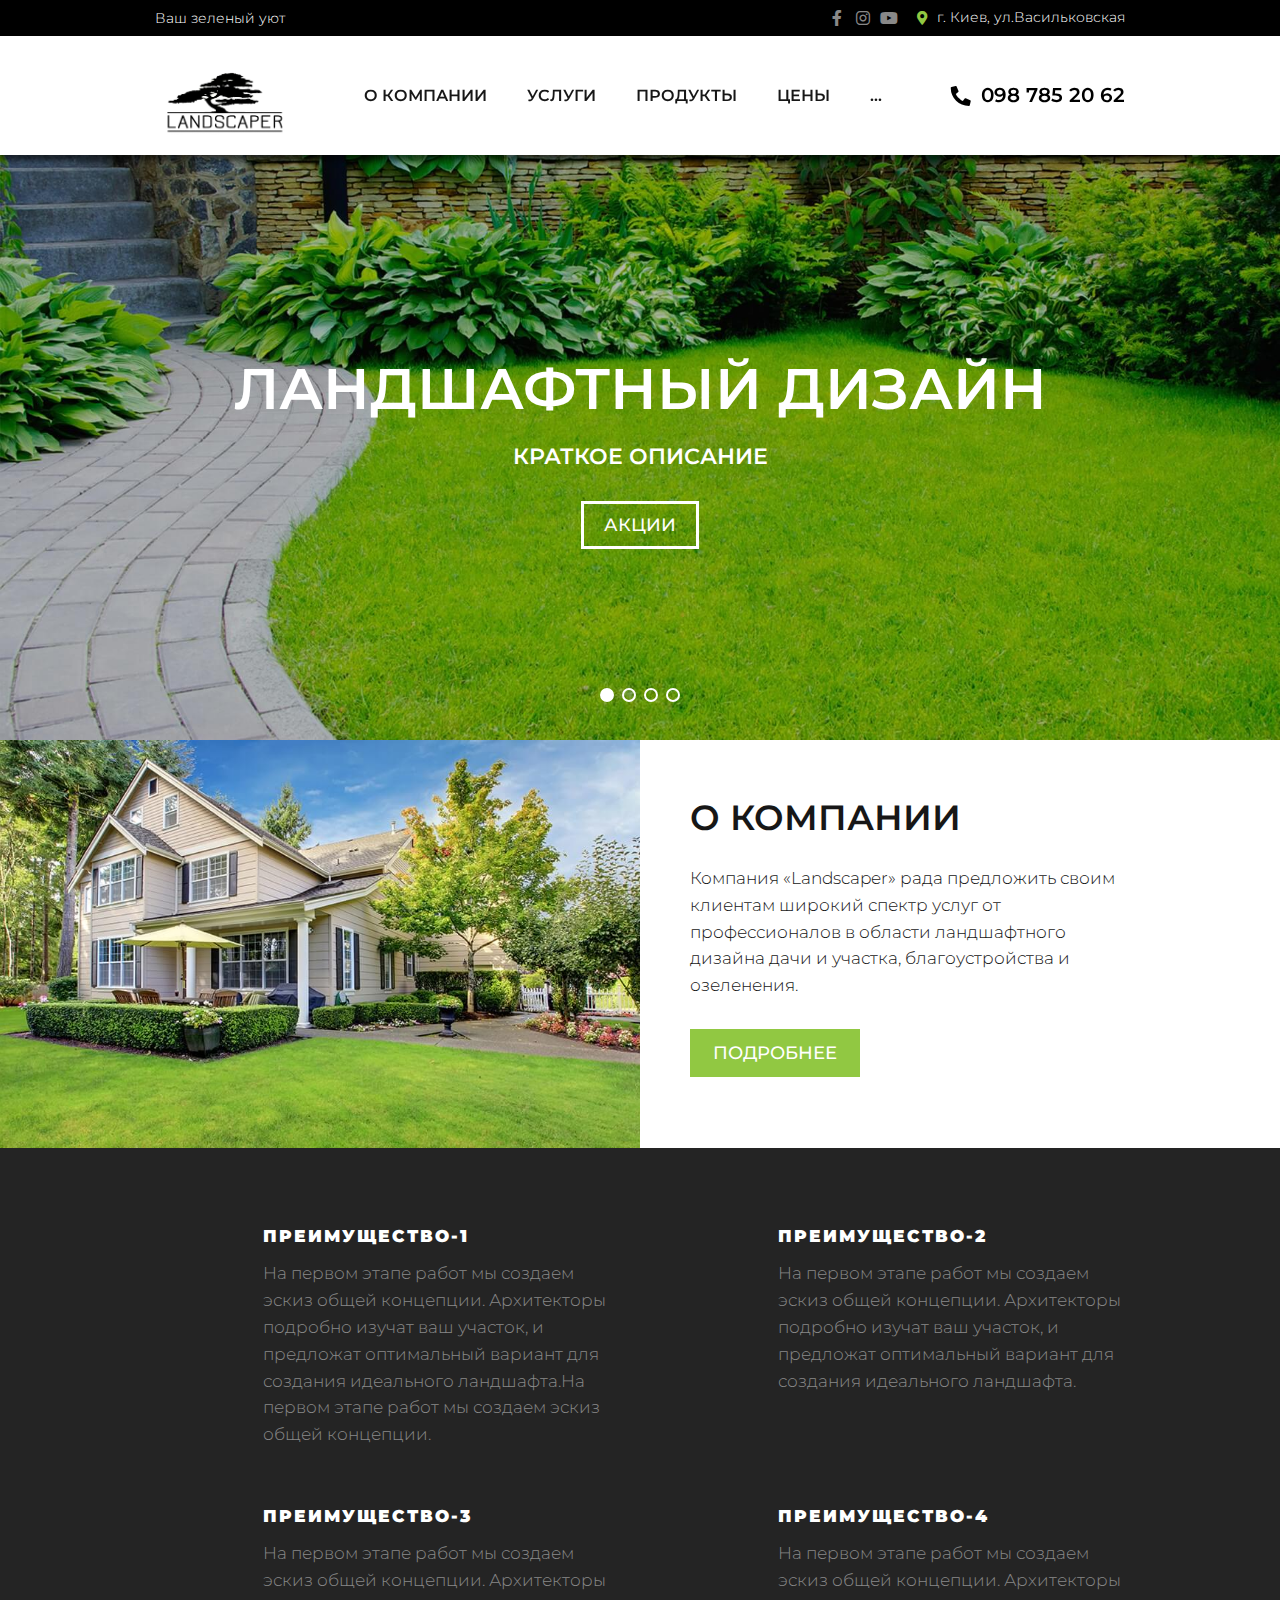
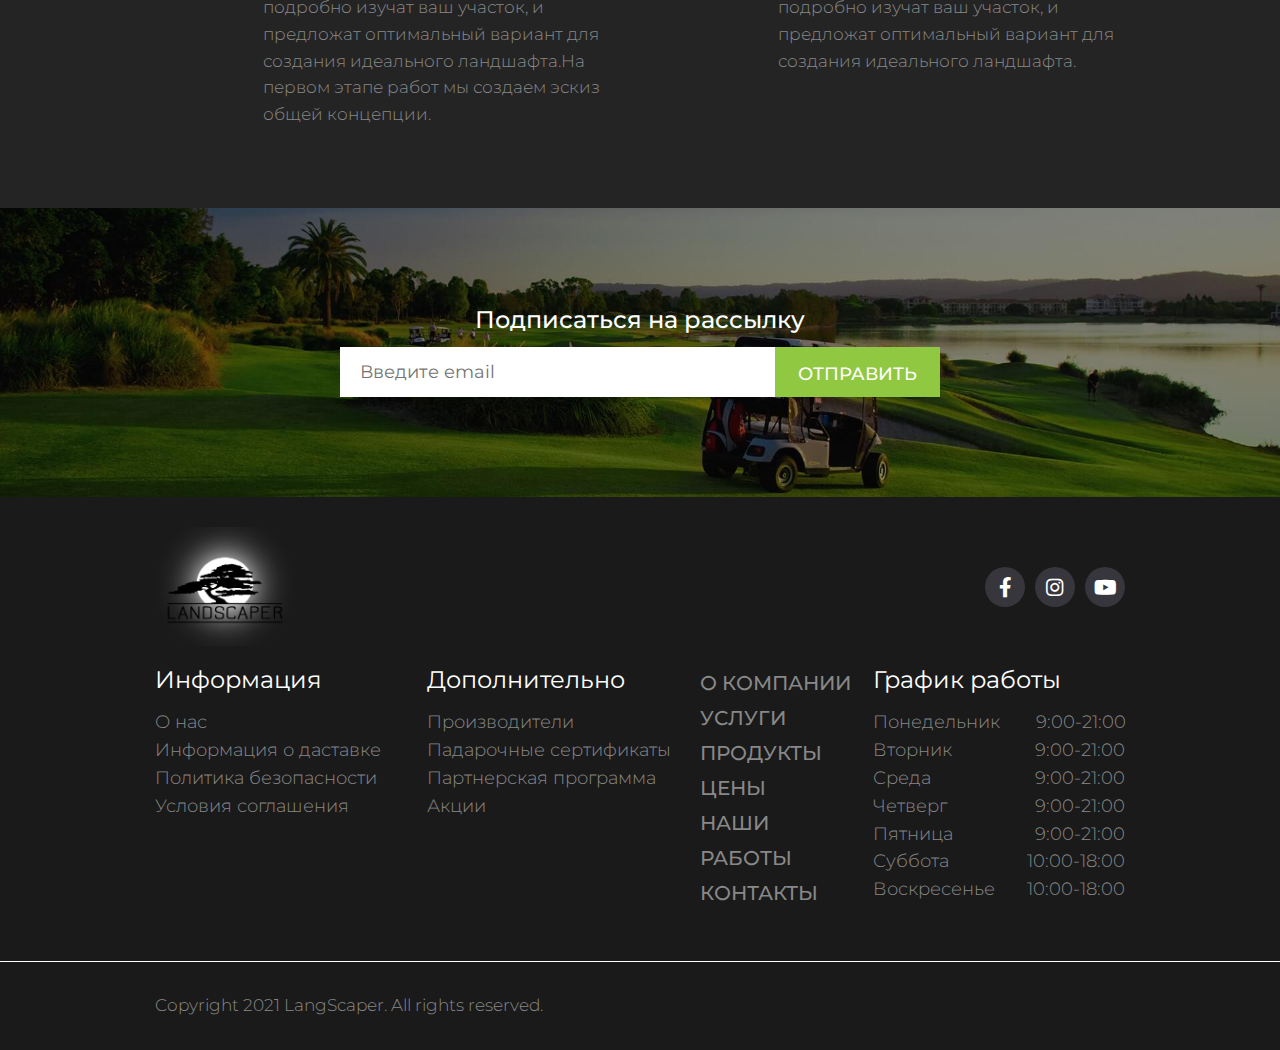
<file: index.html>
<!DOCTYPE html><html lang="ru"><head>   <meta charset="UTF-8"><link rel="stylesheet" href="assets/css/baguetteBox.min.css"><link rel="stylesheet" href="assets/css/swiper.min.css"><link rel="stylesheet" href="assets/css/style.min.css"><link rel="shortcut icon" href="assets/images/favicon.png" type="image/png"><!-- Useful meta tags --><meta name="format-detection" content="telephone=no"><!-- <meta name="viewport" content="width=device-width, initial-scale=1.0, maximum-scale=1.0, user-scalable=0"> --><!-- <meta name="robots" content="noindex, nofollow"> --><!-- <meta name="google" content="notranslate"> --><!-- <meta http-equiv="x-ua-compatible" content="ie=edge"> --><meta name="viewport" content="width=device-width, initial-scale=1.0"><title>LandScaper</title></head><body class="_lock">   <!-- preloader -->   <div class="page-preloader-cover" id="preloader">      <div class="page-preloader">         <div class="page-preloader__cube page-preloader--cube1"></div>         <div class="page-preloader__cube page-preloader--cube2"></div>         <div class="page-preloader__cube page-preloader--cube4"></div>         <div class="page-preloader__cube page-preloader--cube3"></div>      </div>   </div>   <!-- /preloader -->   <div class="wrapper">      <header class="header">   <div class="header__fixed" id="headerFixed">      <div class="top-panel">         <div class="_container">            <div class="top-panel__inner">               <div class="top-panel__left">                  <div class="top-panel__message">Ваш зеленый уют</div>               </div>               <div class="top-panel__right">                  <div class="top-panel__socials socials">                     <ul class="socials__list">                        <li class="socials__item"><a class="socials__link _icon-facebook" href="##"></a></li>                        <li class="socials__item"><a class="socials__link _icon-instagram" href="##"></a></li>                        <li class="socials__item"><a class="socials__link _icon-youtube" href="##"></a></li>                     </ul>                  </div>                  <div class="info-block address ">                     <a class="address__link _icon-map-marker" target="_blank"                        href="https://goo.gl/maps/Ma7sZh17yhuVYkZJA"> г. Киев,                        ул.Васильковская</a>                  </div>               </div><!-- top-panel__right -->            </div><!-- top-panel__inner -->         </div><!--  .container -->      </div><!-- .top-panel -->      <div class="header__inner _container">         <div class="header__logo logo">            <a class="logo__link" href="index.html">               <picture><source srcset="assets/images/logo.webp" type="image/webp"><img class="logo__img" src="assets/images/logo.png" alt="Логотип"></picture>            </a>         </div>         <nav class="main-navigation">            <ul class="menu">               <li class="nav-item"><a class="nav-link " href="about.html">О                     компании</a>               </li>               <li class="nav-item">                  <a class="nav-link " href="##">Услуги                  </a>                  <span class="sub-menu-toggle arrow _icon-arrow-menu"></span>                  <ul class="sub-menu sub-menu-1">                     <li><a href="service.html">Ландшафтное проектирование                        </a>                     </li>                     <li><a href="#">Системи автоматичного полива                        </a>                     </li>                     <li><a href="#">Рулонный и посевной газон                        </a>                     </li>                     <li><a href="#">Искусственный газон                        </a>                     </li>                     <li><a href="#">Дренажные системы                        </a>                     </li>                     <li><a href="#">Дождевая канализация                        </a>                     </li>                     <li><a href="#">Ландшафтный освещения                        </a>                     </li>                     <li><a href="#">Декоратиные водоемы                        </a>                     </li>                     <li><a href="#">Сервисное обслуживание                        </a>                     </li>                  </ul>               </li>               <li class="nav-item">                  <a class="nav-link " href="##">Продукты                  </a>                  <span class="arrow sub-menu-toggle _icon-arrow-menu"></span>                  <ul class="sub-menu">                     <li><a href="product.html">Рулонный газон                        </a>                     </li>                     <li><a href="#">Удобрения для газона                        </a>                     </li>                     <li><a href="#">Штык газон                        </a>                     </li>                     <li><a href="#">Садовый бордюр                        </a>                     </li>                     <li><a href="#">Геотекстиль                        </a>                     </li>                     <li><a href="#">Кора                        </a>                     </li>                  </ul>               </li>               <li id="nav-item-5" class="nav-item">                  <a class="nav-link " href="prices.html">Цены                  </a>               </li>               <li id="nav-item-4" class="nav-item">                  <a class="nav-link  " href="portfolio.html">Наши работы                  </a>               </li>               <li id="nav-item-2" class="nav-item">                  <a class="nav-link " href="contacts.html">Контакты                  </a>               </li>               <!-- Скрытое меню -->               <li id="nav-item-1" class="nav-item hidden"><a class="nav-link" href="#">...</a>                  <span class="sub-menu-toggle arrow fas fa-chevron-down"></span>                  <ul class="sub-menu">                     <li><a class="" href="portfolio.html">Наши работы</a>                     </li>                     <li><a href="contacts.html">Контакты</a>                     </li>                  </ul>               </li>               <li id="nav-item-3" class="nav-item hidden"><a class="nav-link" href="#">...</a>                  <span class="sub-menu-toggle arrow fas fa-chevron-down"></span>                  <ul class="sub-menu">                     <li><a href="prices.html">Цены</a>                     </li>                     <li><a class="" href="portfolio.html">Наши работы</a>                     </li>                     <li><a href="contacts.html">Контакты</a>                     </li>                  </ul>               </li>               <!-- /Скрытое меню -->            </ul><!-- menu -->         </nav><!-- main-navigation -->         <div class="header__tel tel">            <a class="tel__link _icon-phone" href="tel:0987852062">098 785 20 62</a>         </div>         <!-- burgre-menu -->         <div class="icon__menu">            <span></span>         </div>         <!-- /burgre-menu -->      </div>   </div></header>      <main class="page">         <section class="slider-banner">            <!-- Главный контейнер слайдера -->            <div class="top-slider swiper-container">               <!-- Обязательная оболочка -->               <div class="top-slider__wrapper swiper-wrapper">                  <!-- Слайд-1 -->                  <div class="top-banner swiper-slide">                     <!-- Контент внутри слайда -->                     <div class="top-banner__bg" style="background-image: url('assets/images/bg.jpg')">                        <div class="top-banner__content _anim-items _anim-no-hide">                           <div class="top-banner__title title">                              <h2>Ландшафтный дизайн                              </h2>                           </div>                           <div class="top-banner__subtitle subtitle">                              <h3>Краткое описание</h3>                           </div>                           <div class="top-banner__button">                              <a class="top-banner__btn btn" href="##">Акции</a>                           </div>                        </div>                     </div>                  </div><!-- swiper-slide -->                  <!-- Слайд-2 -->                  <div class="top-banner swiper-slide">                     <!-- Контент внутри слайда -->                     <div class="top-banner__bg" style="background-image: url('assets/images/bg.jpg')">                        <div class="top-banner__content _anim-items _anim-no-hide">                           <div class="top-banner__title title">                              <h2>Ландшафтный дизайн</h2>                           </div>                           <div class="top-banner__subtitle subtitle">                              <h3>Краткое описание</h3>                           </div>                           <div class="top-banner__button">                              <a class="top-banner__btn btn" href="##">Акции</a>                           </div>                        </div>                     </div>                  </div><!-- swiper-slide -->                  <!-- Слай-3 -->                  <div class="top-banner swiper-slide">                     <!-- Контент внутри слайда -->                     <div class="top-banner__bg" style="background-image: url('assets/images/bg.jpg')">                        <div class="top-banner__content _anim-items _anim-no-hide">                           <div class="top-banner__title title">                              <h2>Ландшафтный дизайн</h2>                           </div>                           <div class="top-banner__subtitle subtitle">                              <h3>Краткое описание</h3>                           </div>                           <div class="top-banner__button">                              <a class="top-banner__btn btn" href="##">Акции</a>                           </div>                        </div>                     </div>                  </div><!-- swiper-slide -->                  <!-- Слайд-4 -->                  <div class="top-banner swiper-slide">                     <!-- Контент внутри слайда -->                     <div class="top-banner__bg" style="background-image: url('assets/images/bg.jpg')">                        <div class="top-banner__content _anim-items _anim-no-hide">                           <div class="top-banner__title title">                              <h2>Ландшафтный дизайн</h2>                           </div>                           <div class="top-banner__subtitle subtitle">                              <h3>Краткое описание</h3>                           </div>                           <div class="top-banner__button">                              <a class="top-banner__btn btn" href="##">Акции</a>                           </div>                        </div>                     </div>                  </div><!-- swiper-slide -->               </div><!-- swiper-wrapper -->               <!-- Добавляем стрелки управления -->               <div class="swiper-button-prev"></div>               <div class="swiper-button-next"></div>               <!-- Добавляем пагинацию -->               <div class="swiper-pagination"></div>               <!-- Добавляем полосу прокрутки(scrollbar) -->               <!-- <div class="swiper-scrollbar"></div> -->            </div><!-- swiper-container -->         </section><!-- slider-banner -->         <section class="about">            <div class="about__inner _container">               <div class="about__image" style="background-image: url('assets/images/bg_11.jpg')">               </div>               <div class="about__content">                  <div class="about__content-body">                     <div class="about__title">                        <h3>О компании</h3>                     </div>                     <div class="about__text text">                        <p>Компания «Landscaper» рада предложить своим клиентам широкий спектр услуг от профессионалов в                           области                           ландшафтного дизайна дачи и участка, благоустройства и озеленения.</p>                     </div>                     <div class="about__button">                        <a class="about__btn btn" href="#!">подробнее</a>                     </div>                  </div>               </div>            </div>         </section>         <section class="advantages">            <div class="advantages__inner _container">               <div class="advantages__items">                  <div class="advantages__item">                     <div class="advantages__row">                        <div class="advantages__column">                           <div class="advantages__icon _anim-items _anim-no-hide">                              <picture><source srcset="assets/images/icon.webp" type="image/webp"><img src="assets/images/icon.png" alt="Иконка"></picture>                           </div>                           <div class="advantages__content">                              <h4 class="advantages__title">Преимущество-1</h4>                              <p class="advantages__text text">На первом этапе работ мы создаем эскиз общей концепции.                                 Архитекторы подробно изучат ваш участок, и предложат оптимальный вариант для создания                                 идеального ландшафта.На первом этапе работ мы создаем эскиз общей концепции.</p>                           </div>                        </div><!-- advantages__column-->                        <div class="advantages__column">                           <div class="advantages__icon _anim-items _anim-no-hide">                              <picture><source srcset="assets/images/icon_1.webp" type="image/webp"><img src="assets/images/icon_1.png" alt="Иконка"></picture>                           </div>                           <div class="advantages__content">                              <h4 class="advantages__title">Преимущество-2</h4>                              <p class="advantages__text text">На первом этапе работ мы создаем эскиз общей концепции.                                 Архитекторы подробно изучат ваш участок, и предложат оптимальный вариант для создания                                 идеального ландшафта.</p>                           </div>                        </div><!-- advantages__column -->                     </div><!-- advantages__row -->                  </div><!-- advantages__item -->                  <div class="advantages__item">                     <div class="advantages__row">                        <div class="advantages__column">                           <div class="advantages__icon _anim-items _anim-no-hide">                              <picture><source srcset="assets/images/icon_2.webp" type="image/webp"><img src="assets/images/icon_2.png" alt="Иконка"></picture>                           </div>                           <div class="advantages__content">                              <h4 class="advantages__title">Преимущество-3</h4>                              <p class="advantages__text text">На первом этапе работ мы создаем эскиз общей концепции.                                 Архитекторы подробно изучат ваш участок, и предложат оптимальный вариант для создания                                 идеального ландшафта.На первом этапе работ мы создаем эскиз общей концепции.</p>                           </div>                        </div><!-- advantages__column-->                        <div class="advantages__column">                           <div class="advantages__icon _anim-items _anim-no-hide">                              <picture><source srcset="assets/images/icon_3.webp" type="image/webp"><img src="assets/images/icon_3.png" alt="Иконка"></picture>                           </div>                           <div class="advantages__content">                              <h4 class="advantages__title">Преимущество-4</h4>                              <p class="advantages__text text">На первом этапе работ мы создаем эскиз общей концепции.                                 Архитекторы подробно изучат ваш участок, и предложат оптимальный вариант для создания                                 идеального ландшафта.</p>                           </div>                        </div><!-- advantages__column -->                     </div><!-- advantages__row -->                  </div><!-- advantages__item -->               </div><!-- advantages__items -->            </div><!-- advantages__inner _container -->         </section><!-- advantages -->         <div class="subscription" style="background-image: url('assets/images/bg_2.jpg') ;">            <div class="subscription__inner _container">               <div class="subscription__title">                  <h4>Подписаться на рассылку</h4>               </div>               <div class="subscription__bodu">                  <form class="subscription__form" action="/" method="POST">                     <input class="form__input" type="email" name="subscription-email" placeholder="Введите email">                     <button class="form__btn btn" type="submit">                        Отправить                     </button>                  </form>               </div>            </div><!-- subscription__inner _container -->         </div><!-- subscription -->      </main>      <footer class="footer">   <div class="footer__inner _container">      <div class="footer-top">         <div class="footer-top__logo logo">            <a class="logo__link" href="##">               <picture><source srcset="assets/images/logo.webp" type="image/webp"><img class="logo__img" src="assets/images/logo.png" alt="Логотип"></picture>            </a>         </div>         <div class="footer-top__socials socials">            <ul class="socials__list">               <li class="socials__item"><a class="socials__link _icon-facebook" href="##"></a></li>               <li class="socials__item"><a class="socials__link _icon-instagram" href="##"></a></li>               <li class="socials__item"><a class="socials__link _icon-youtube" href="##"></a></li>            </ul>         </div>      </div>      <div class="footer-bootom">         <div class="footer__items">            <div class="footer__item">               <div class="information">                  <div class="information__title footer-title">                     <h5>Информация</h5>                  </div>                  <ul class="information__list">                     <li class="information__item"><a class="information__link" href="##">О нас</a> </li>                     <li class="information__item"><a class="information__link" href="##">Информация о даставке</a>                     </li>                     <li class="information__item"><a class="information__link" href="##">Политика безопасности</a>                     </li>                     <li class="information__item"><a class="information__link" href="##">Условия соглашения</a></li>                  </ul>               </div><!-- information -->            </div><!-- footer__item -->            <div class="footer__item">               <div class="additional-information">                  <div class="additional-information__title footer-title">                     <h5>Дополнительно</h5>                  </div>                  <ul class="additional-information__list">                     <li class="additional-information__item"><a class="additional-information__link" href="##">Производители</a></li>                     <li class="additional-information__item"><a class="additional-information__link" href="##">Падарочные сертификаты</a></li>                     <li class="additional-information__item"><a class="additional-information__link" href="##">Партнерская программа</a></li>                     <li class="additional-information__item"><a class="additional-information__link" href="##">Акции</a></li>                  </ul><!-- additional-information__list -->               </div><!-- additional-information -->            </div><!-- footer__item -->            <div class="footer__item">               <ul class="footer-menu__list">                  <li class="footer-menu__item"><a class="footer-menu__link" href="about.html">О компании</a></li>                  <li class="footer-menu__item"><a class="footer-menu__link" href="services.html">Услуги</a></li>                  <li class="footer-menu__item"><a class="footer-menu__link" href="products.html">Продукты</a></li>                  <li class="footer-menu__item"><a class="footer-menu__link" href="prices.html">Цены</a></li>                  <li class="footer-menu__item"><a class="footer-menu__link" href="portfolio.html">Наши работы</a></li>                  <li class="footer-menu__item"><a class="footer-menu__link" href="contacts.html">Контакты</a></li>               </ul>            </div>            <div class="footer__item">               <div class="schedule">                  <div class="schedule__title footer-title">                     <h5>График работы</h5>                  </div>                  <ul class="schedule__list">                     <li class="schedule__item">                        <span class="schedule__date">Понедельник</span><span class="schedule__time">9:00-21:00</span>                     </li>                     <li class="schedule__item">                        <span class="schedule__date">Вторник</span><span class="schedule__time">9:00-21:00</span>                     </li>                     <li class="schedule__item">                        <span class="schedule__date">Среда</span><span class="schedule__time">9:00-21:00</span>                     </li>                     <li class="schedule__item">                        <span class="schedule__date">Четверг</span><span class="schedule__time">9:00-21:00</span>                     </li>                     <li class="schedule__item">                        <span class="schedule__date">Пятница</span><span class="schedule__time">9:00-21:00</span>                     </li>                     <li class="schedule__item">                        <span class="schedule__date">Суббота</span><span class="schedule__time">10:00-18:00</span>                     </li>                     <li class="schedule__item">                        <span class="schedule__date">Воскресенье</span><span class="schedule__time">10:00-18:00</span>                     </li>                  </ul><!-- schedule__list -->               </div><!-- schedule -->            </div><!-- footer__item -->         </div><!-- footer__items -->      </div><!-- footer-bootom -->   </div><!-- footer__inner _container -->   <div class="footer-die">      <div class="footer-die__copyright _container">         <span>Copyright 2021 LangScaper. All rights reserved.</span>      </div>   </div></footer>   </div><!-- wrapper -->   <button class="_icon-arrow-top arrow-to-show" id="toTop"></button>   <script src="https://code.jquery.com/jquery-3.6.0.min.js" ></script><script src="assets/js/script.min.js"></script></body></html>
</file>
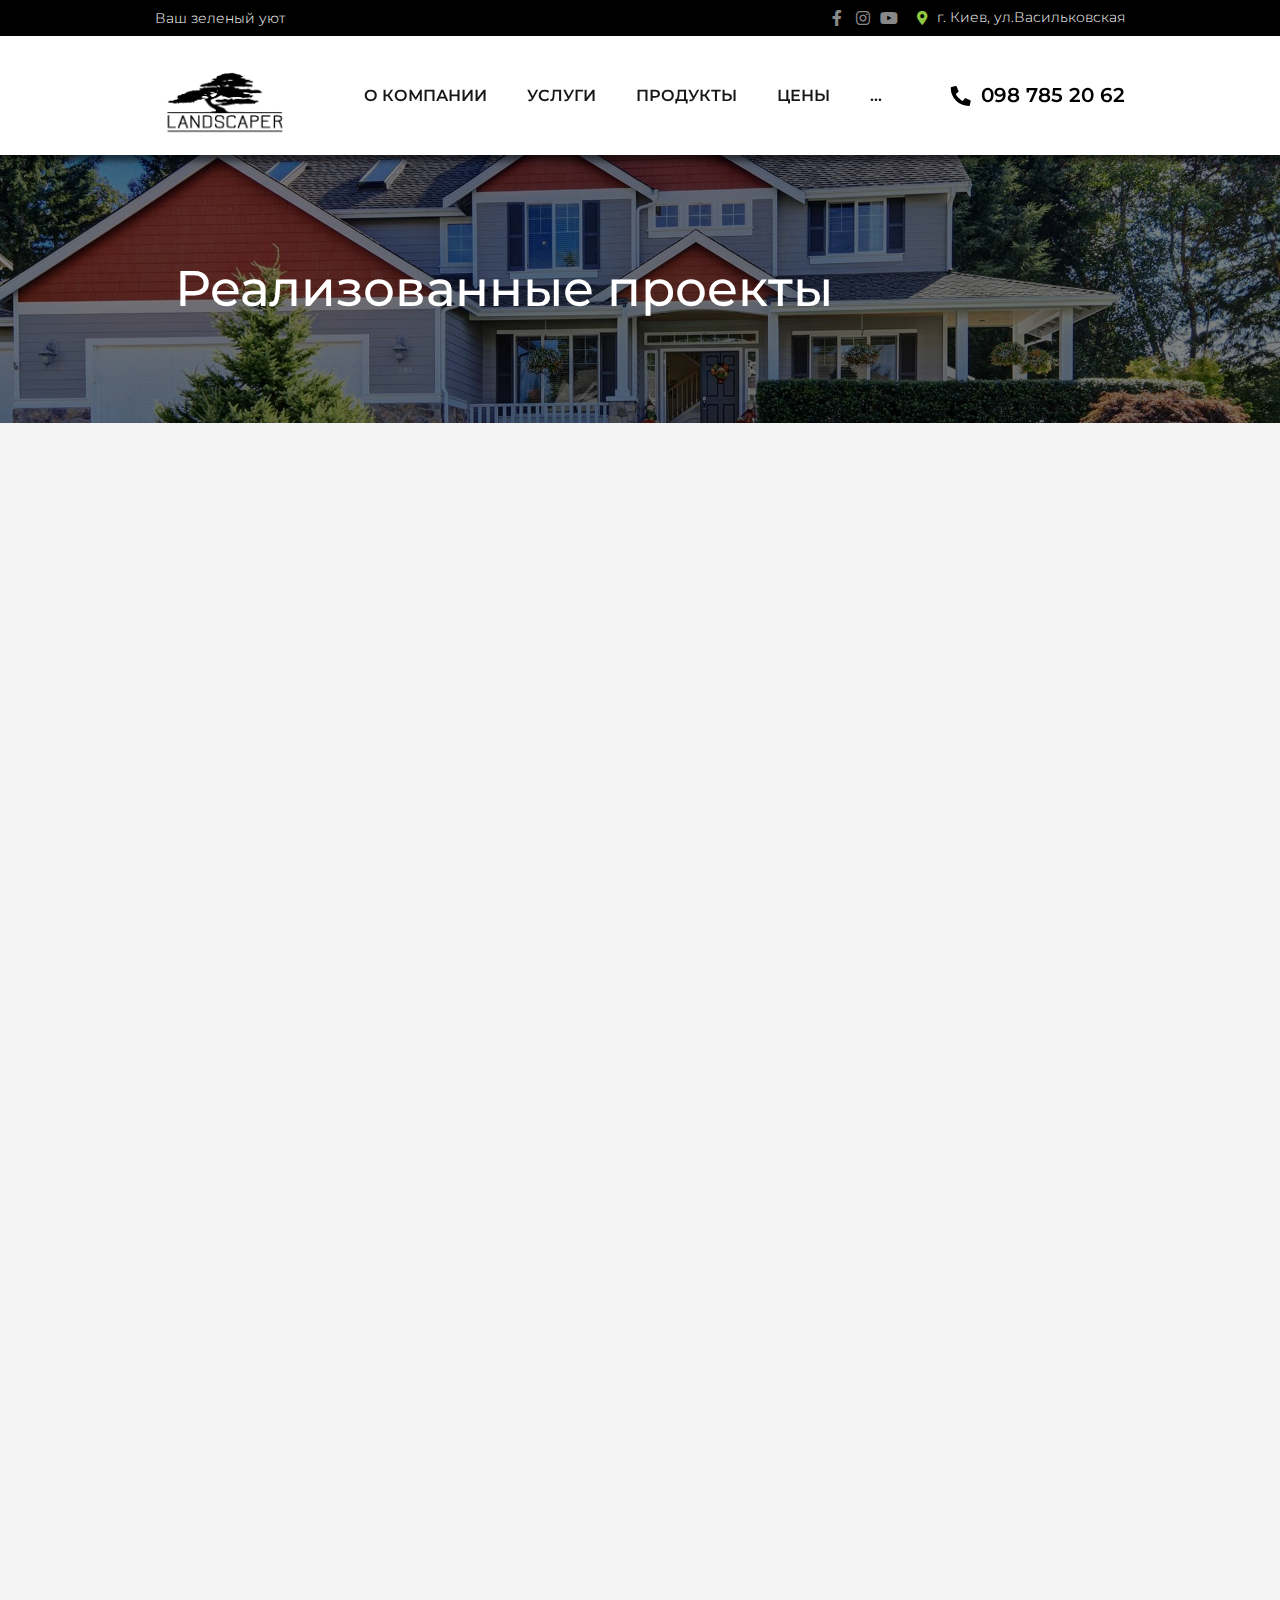
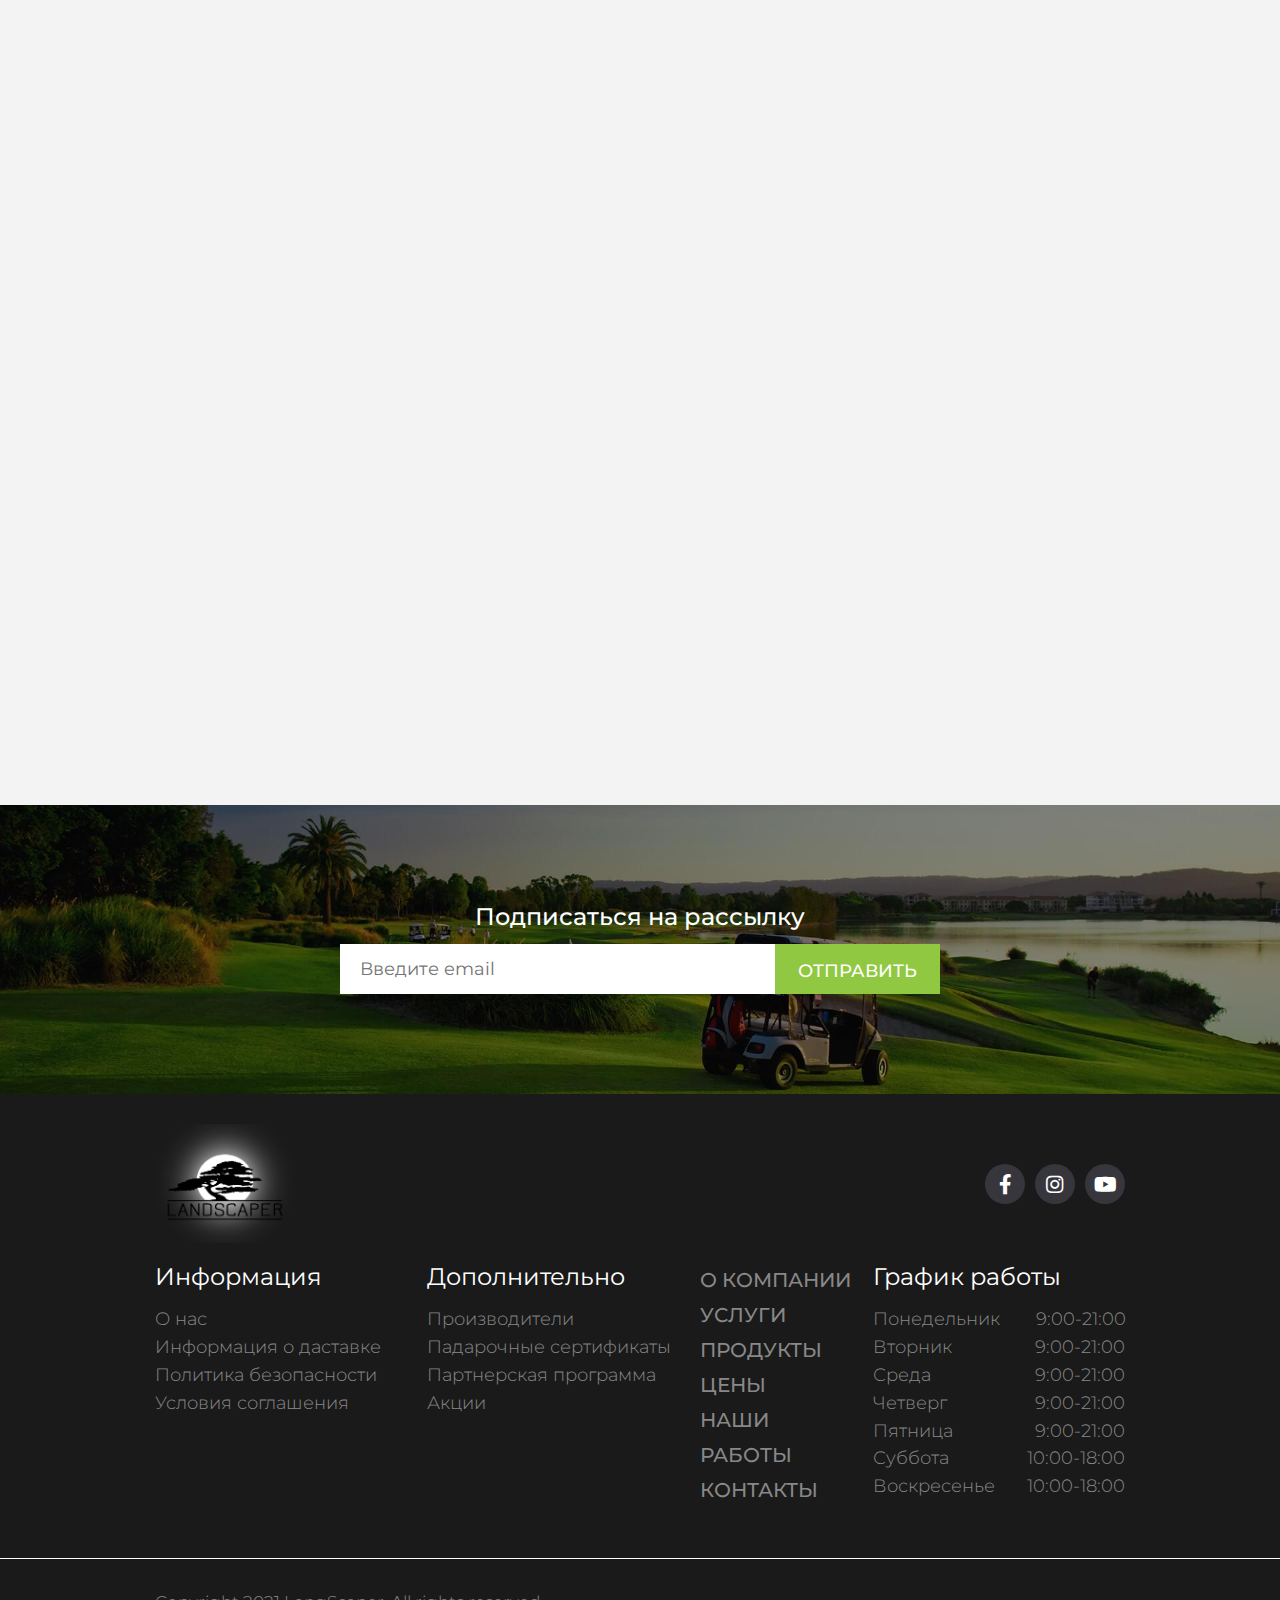
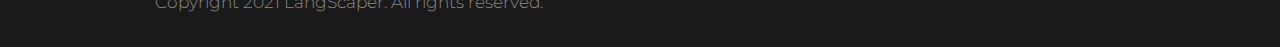
<file: portfolio.html>
<!DOCTYPE html><html lang="ru"><head>   <meta charset="UTF-8"><link rel="stylesheet" href="assets/css/baguetteBox.min.css"><link rel="stylesheet" href="assets/css/swiper.min.css"><link rel="stylesheet" href="assets/css/style.min.css"><link rel="shortcut icon" href="assets/images/favicon.png" type="image/png"><!-- Useful meta tags --><meta name="format-detection" content="telephone=no"><!-- <meta name="viewport" content="width=device-width, initial-scale=1.0, maximum-scale=1.0, user-scalable=0"> --><!-- <meta name="robots" content="noindex, nofollow"> --><!-- <meta name="google" content="notranslate"> --><!-- <meta http-equiv="x-ua-compatible" content="ie=edge"> --><meta name="viewport" content="width=device-width, initial-scale=1.0"><title>Portfolio-LandScaper</title></head><body class="_lock">   <!-- preloader -->   <div class="page-preloader-cover" id="preloader">      <div class="page-preloader">         <div class="page-preloader__cube page-preloader--cube1"></div>         <div class="page-preloader__cube page-preloader--cube2"></div>         <div class="page-preloader__cube page-preloader--cube4"></div>         <div class="page-preloader__cube page-preloader--cube3"></div>      </div>   </div>   <!-- /preloader -->   <div class="wrapper">      <header class="header">   <div class="header__fixed" id="headerFixed">      <div class="top-panel">         <div class="_container">            <div class="top-panel__inner">               <div class="top-panel__left">                  <div class="top-panel__message">Ваш зеленый уют</div>               </div>               <div class="top-panel__right">                  <div class="top-panel__socials socials">                     <ul class="socials__list">                        <li class="socials__item"><a class="socials__link _icon-facebook" href="##"></a></li>                        <li class="socials__item"><a class="socials__link _icon-instagram" href="##"></a></li>                        <li class="socials__item"><a class="socials__link _icon-youtube" href="##"></a></li>                     </ul>                  </div>                  <div class="info-block address ">                     <a class="address__link _icon-map-marker" target="_blank"                        href="https://goo.gl/maps/Ma7sZh17yhuVYkZJA"> г. Киев,                        ул.Васильковская</a>                  </div>               </div><!-- top-panel__right -->            </div><!-- top-panel__inner -->         </div><!--  .container -->      </div><!-- .top-panel -->      <div class="header__inner _container">         <div class="header__logo logo">            <a class="logo__link" href="index.html">               <picture><source srcset="assets/images/logo.webp" type="image/webp"><img class="logo__img" src="assets/images/logo.png" alt="Логотип"></picture>            </a>         </div>         <nav class="main-navigation">            <ul class="menu">               <li class="nav-item"><a class="nav-link " href="about.html">О                     компании</a>               </li>               <li class="nav-item">                  <a class="nav-link " href="##">Услуги                  </a>                  <span class="sub-menu-toggle arrow _icon-arrow-menu"></span>                  <ul class="sub-menu sub-menu-1">                     <li><a href="service.html">Ландшафтное проектирование                        </a>                     </li>                     <li><a href="#">Системи автоматичного полива                        </a>                     </li>                     <li><a href="#">Рулонный и посевной газон                        </a>                     </li>                     <li><a href="#">Искусственный газон                        </a>                     </li>                     <li><a href="#">Дренажные системы                        </a>                     </li>                     <li><a href="#">Дождевая канализация                        </a>                     </li>                     <li><a href="#">Ландшафтный освещения                        </a>                     </li>                     <li><a href="#">Декоратиные водоемы                        </a>                     </li>                     <li><a href="#">Сервисное обслуживание                        </a>                     </li>                  </ul>               </li>               <li class="nav-item">                  <a class="nav-link " href="##">Продукты                  </a>                  <span class="arrow sub-menu-toggle _icon-arrow-menu"></span>                  <ul class="sub-menu">                     <li><a href="product.html">Рулонный газон                        </a>                     </li>                     <li><a href="#">Удобрения для газона                        </a>                     </li>                     <li><a href="#">Штык газон                        </a>                     </li>                     <li><a href="#">Садовый бордюр                        </a>                     </li>                     <li><a href="#">Геотекстиль                        </a>                     </li>                     <li><a href="#">Кора                        </a>                     </li>                  </ul>               </li>               <li id="nav-item-5" class="nav-item">                  <a class="nav-link " href="prices.html">Цены                  </a>               </li>               <li id="nav-item-4" class="nav-item">                  <a class="nav-link  _active-link" href="portfolio.html">Наши работы                  </a>               </li>               <li id="nav-item-2" class="nav-item">                  <a class="nav-link " href="contacts.html">Контакты                  </a>               </li>               <!-- Скрытое меню -->               <li id="nav-item-1" class="nav-item hidden"><a class="nav-link" href="#">...</a>                  <span class="sub-menu-toggle arrow fas fa-chevron-down"></span>                  <ul class="sub-menu">                     <li><a class="_active-link" href="portfolio.html">Наши работы</a>                     </li>                     <li><a href="contacts.html">Контакты</a>                     </li>                  </ul>               </li>               <li id="nav-item-3" class="nav-item hidden"><a class="nav-link" href="#">...</a>                  <span class="sub-menu-toggle arrow fas fa-chevron-down"></span>                  <ul class="sub-menu">                     <li><a href="prices.html">Цены</a>                     </li>                     <li><a class="_active-link" href="portfolio.html">Наши работы</a>                     </li>                     <li><a href="contacts.html">Контакты</a>                     </li>                  </ul>               </li>               <!-- /Скрытое меню -->            </ul><!-- menu -->         </nav><!-- main-navigation -->         <div class="header__tel tel">            <a class="tel__link _icon-phone" href="tel:0987852062">098 785 20 62</a>         </div>         <!-- burgre-menu -->         <div class="icon__menu">            <span></span>         </div>         <!-- /burgre-menu -->      </div>   </div></header>      <!-- Переменная для выделения активного пункта меню -->      <main class="page">         <div class="portfolio">            <div class="portfolio__top-bg top-die" style="background-image: url('assets/images/item4.jpg');">               <div class="portfolio__title title _container top-die__title">                  <h4>Реализованные проекты</h4>               </div>            </div>            <div class="portfolio__inner _container">                              <div class="portfolio__items gallery">                  <div class="portfolio__item _anim-items _anim-no-hide">                     <a class="portfolio__link" href="assets/images/bg_11.jpg"                        title="Участок в г. Буча, Киевская обл. Весна 2017 г">                        <picture><source srcset="assets/images/bg_11.webp" type="image/webp"><img class="portfolio__img" src="assets/images/bg_11.jpg" alt="Проект"></picture>                        <span class="cover _icon-search-plus"></span>                     </a>                     <a href="project.html">                        <h5 class="portfolio__subtitle subtitle">                           Участок в г. Буча, Киевская обл. Весна 2017 г                        </h5>                     </a>                     <p class="portfolio__text text">Eco-Mat — ирригационная конструкция, состоящая из шлангов                        капельного полива со встроенными капельницами из специализированного.                     </p>                     <a class="portfolio__btn btn" href="project.html">Смотреть проект</a>                  </div><!-- portfolio__item -->                  <div class="portfolio__item _anim-items _anim-no-hide">                     <a class="portfolio__link" href="assets/images/item4.jpg"                        title="Участок в г. Буча, Киевская обл. Весна 2017 г">                        <picture><source srcset="assets/images/item4.webp" type="image/webp"><img class="portfolio__img" src="assets/images/item4.jpg" alt="Проект"></picture>                        <span class="cover _icon-search-plus"></span>                     </a>                     <a href="project.html">                        <h5 class="portfolio__subtitle subtitle">                           Участок в г. Буча, Киевская обл. Весна 2017 г                        </h5>                     </a>                     <p class="portfolio__text text">Участок в г. Буча имеет ровный рельеф с природным произрастанием                        сосны обыкновенной. При этом участок хорошо освещенный.</p>                     <a class="portfolio__btn btn" href="project.html">Смотреть проект</a>                  </div><!-- portfolio__item -->                  <div class="portfolio__item _anim-items _anim-no-hide">                     <a class="portfolio__link" href="assets/images/project2.jpg"                        title="Участок в г. Буча, Киевская обл. Весна 2017 г">                        <picture><source srcset="assets/images/project2.webp" type="image/webp"><img class="portfolio__img" src="assets/images/project2.jpg" alt="Проект"></picture>                        <span class="cover _icon-search-plus"></span>                     </a>                     <a href="project.html">                        <h5 class="portfolio__subtitle subtitle">                           Участок в г. Буча, Киевская обл. Весна 2017 г                        </h5>                     </a>                     <p class="portfolio__text text">Участок в г. Буча имеет ровный рельеф с природным произрастанием                        сосны обыкновенной. При этом участок хорошо освещенный.</p>                     <a class="portfolio__btn btn" href="project.html">Смотреть проект</a>                  </div><!-- portfolio__item -->                  <div class="portfolio__item _anim-items _anim-no-hide">                     <a class="portfolio__link" href="assets/images/bg_11.jpg"                        title="Участок в г. Буча, Киевская обл. Весна 2017 г">                        <picture><source srcset="assets/images/bg_11.webp" type="image/webp"><img class="portfolio__img" src="assets/images/bg_11.jpg" alt="Проект"></picture>                        <span class="cover _icon-search-plus"></span>                     </a>                     <a href="project.html">                        <h5 class="portfolio__subtitle subtitle">                           Участок в г. Буча, Киевская обл. Весна 2017 г                        </h5>                     </a>                     <p class="portfolio__text text">Eco-Mat — ирригационная конструкция, состоящая из шлангов                        капельного полива со встроенными капельницами из специализированного.                     </p>                     <a class="portfolio__btn btn" href="project.html">Смотреть проект</a>                  </div><!-- portfolio__item -->                  <div class="portfolio__item _anim-items _anim-no-hide">                     <a class="portfolio__link" href="assets/images/item4.jpg"                        title="Участок в г. Буча, Киевская обл. Весна 2017 г">                        <picture><source srcset="assets/images/item4.webp" type="image/webp"><img class="portfolio__img" src="assets/images/item4.jpg" alt="Проект"></picture>                        <span class="cover _icon-search-plus"></span>                     </a>                     <a href="project.html">                        <h5 class="portfolio__subtitle subtitle">                           Участок в г. Буча, Киевская обл. Весна 2017 г                        </h5>                     </a>                     <p class="portfolio__text text">Участок в г. Буча имеет ровный рельеф с природным произрастанием                        сосны обыкновенной. При этом участок хорошо освещенный.</p>                     <a class="portfolio__btn btn" href="project.html">Смотреть проект</a>                  </div><!-- portfolio__item -->                  <div class="portfolio__item _anim-items _anim-no-hide">                     <a class="portfolio__link" href="assets/images/project2.jpg"                        title="Участок в г. Буча, Киевская обл. Весна 2017 г">                        <picture><source srcset="assets/images/project2.webp" type="image/webp"><img class="portfolio__img" src="assets/images/project2.jpg" alt="Проект"></picture>                        <span class="cover _icon-search-plus"></span>                     </a>                     <a href="project.html">                        <h5 class="portfolio__subtitle subtitle">                           Участок в г. Буча, Киевская обл. Весна 2017 г                        </h5>                     </a>                     <p class="portfolio__text text">Участок в г. Буча имеет ровный рельеф с природным произрастанием                        сосны обыкновенной. При этом участок хорошо освещенный.</p>                     <a class="portfolio__btn btn" href="project.html">Смотреть проект</a>                  </div><!-- portfolio__item -->                  <div class="portfolio__item _anim-items _anim-no-hide">                     <a class="portfolio__link" href="assets/images/bg_11.jpg"                        title="Участок в г. Буча, Киевская обл. Весна 2017 г">                        <picture><source srcset="assets/images/bg_11.webp" type="image/webp"><img class="portfolio__img" src="assets/images/bg_11.jpg" alt="Проект"></picture>                        <span class="cover _icon-search-plus"></span>                     </a>                     <a href="project.html">                        <h5 class="portfolio__subtitle subtitle">                           Участок в г. Буча, Киевская обл. Весна 2017 г                        </h5>                     </a>                     <p class="portfolio__text text">Eco-Mat — ирригационная конструкция, состоящая из шлангов                        капельного полива со встроенными капельницами из специализированного.                     </p>                     <a class="portfolio__btn btn" href="project.html">Смотреть проект</a>                  </div><!-- portfolio__item -->                  <div class="portfolio__item _anim-items _anim-no-hide">                     <a class="portfolio__link" href="assets/images/item4.jpg"                        title="Участок в г. Буча, Киевская обл. Весна 2017 г">                        <picture><source srcset="assets/images/item4.webp" type="image/webp"><img class="portfolio__img" src="assets/images/item4.jpg" alt="Проект"></picture>                        <span class="cover _icon-search-plus"></span>                     </a>                     <a href="project.html">                        <h5 class="portfolio__subtitle subtitle">                           Участок в г. Буча, Киевская обл. Весна 2017 г                        </h5>                     </a>                     <p class="portfolio__text text">Участок в г. Буча имеет ровный рельеф с природным произрастанием                        сосны обыкновенной. При этом участок хорошо освещенный.</p>                     <a class="portfolio__btn btn" href="project.html">Смотреть проект</a>                  </div><!-- portfolio__item -->                  <div class="portfolio__item _anim-items _anim-no-hide">                     <a class="portfolio__link" href="assets/images/project2.jpg"                        title="Участок в г. Буча, Киевская обл. Весна 2017 г">                        <picture><source srcset="assets/images/project2.webp" type="image/webp"><img class="portfolio__img" src="assets/images/project2.jpg" alt="Проект"></picture>                        <span class="cover _icon-search-plus"></span>                     </a>                     <a href="project.html">                        <h5 class="portfolio__subtitle subtitle">                           Участок в г. Буча, Киевская обл. Весна 2017 г                        </h5>                     </a>                     <p class="portfolio__text text">Участок в г. Буча имеет ровный рельеф с природным произрастанием                        сосны обыкновенной. При этом участок хорошо освещенный.</p>                     <a class="portfolio__btn btn" href="project.html">Смотреть проект</a>                  </div><!-- portfolio__item -->               </div><!-- portfolio__items -->            </div><!-- portfolio__inner _container -->         </div><!-- portfolio -->         <div class="subscription" style="background-image: url('assets/images/bg_2.jpg') ;">   <div class="subscription__inner _container">      <div class="subscription__title">         <h4>Подписаться на рассылку</h4>      </div>      <div class="subscription__bodu">         <form class="subscription__form" action="/" method="POST">            <input class="form__input" type="email" name="subscription-email" placeholder="Введите email">            <button class="form__btn btn" type="submit">               Отправить            </button>         </form>      </div>   </div><!-- subscription__inner _container --></div><!-- subscription -->      </main>      <footer class="footer">   <div class="footer__inner _container">      <div class="footer-top">         <div class="footer-top__logo logo">            <a class="logo__link" href="##">               <picture><source srcset="assets/images/logo.webp" type="image/webp"><img class="logo__img" src="assets/images/logo.png" alt="Логотип"></picture>            </a>         </div>         <div class="footer-top__socials socials">            <ul class="socials__list">               <li class="socials__item"><a class="socials__link _icon-facebook" href="##"></a></li>               <li class="socials__item"><a class="socials__link _icon-instagram" href="##"></a></li>               <li class="socials__item"><a class="socials__link _icon-youtube" href="##"></a></li>            </ul>         </div>      </div>      <div class="footer-bootom">         <div class="footer__items">            <div class="footer__item">               <div class="information">                  <div class="information__title footer-title">                     <h5>Информация</h5>                  </div>                  <ul class="information__list">                     <li class="information__item"><a class="information__link" href="##">О нас</a> </li>                     <li class="information__item"><a class="information__link" href="##">Информация о даставке</a>                     </li>                     <li class="information__item"><a class="information__link" href="##">Политика безопасности</a>                     </li>                     <li class="information__item"><a class="information__link" href="##">Условия соглашения</a></li>                  </ul>               </div><!-- information -->            </div><!-- footer__item -->            <div class="footer__item">               <div class="additional-information">                  <div class="additional-information__title footer-title">                     <h5>Дополнительно</h5>                  </div>                  <ul class="additional-information__list">                     <li class="additional-information__item"><a class="additional-information__link" href="##">Производители</a></li>                     <li class="additional-information__item"><a class="additional-information__link" href="##">Падарочные сертификаты</a></li>                     <li class="additional-information__item"><a class="additional-information__link" href="##">Партнерская программа</a></li>                     <li class="additional-information__item"><a class="additional-information__link" href="##">Акции</a></li>                  </ul><!-- additional-information__list -->               </div><!-- additional-information -->            </div><!-- footer__item -->            <div class="footer__item">               <ul class="footer-menu__list">                  <li class="footer-menu__item"><a class="footer-menu__link" href="about.html">О компании</a></li>                  <li class="footer-menu__item"><a class="footer-menu__link" href="services.html">Услуги</a></li>                  <li class="footer-menu__item"><a class="footer-menu__link" href="products.html">Продукты</a></li>                  <li class="footer-menu__item"><a class="footer-menu__link" href="prices.html">Цены</a></li>                  <li class="footer-menu__item"><a class="footer-menu__link" href="portfolio.html">Наши работы</a></li>                  <li class="footer-menu__item"><a class="footer-menu__link" href="contacts.html">Контакты</a></li>               </ul>            </div>            <div class="footer__item">               <div class="schedule">                  <div class="schedule__title footer-title">                     <h5>График работы</h5>                  </div>                  <ul class="schedule__list">                     <li class="schedule__item">                        <span class="schedule__date">Понедельник</span><span class="schedule__time">9:00-21:00</span>                     </li>                     <li class="schedule__item">                        <span class="schedule__date">Вторник</span><span class="schedule__time">9:00-21:00</span>                     </li>                     <li class="schedule__item">                        <span class="schedule__date">Среда</span><span class="schedule__time">9:00-21:00</span>                     </li>                     <li class="schedule__item">                        <span class="schedule__date">Четверг</span><span class="schedule__time">9:00-21:00</span>                     </li>                     <li class="schedule__item">                        <span class="schedule__date">Пятница</span><span class="schedule__time">9:00-21:00</span>                     </li>                     <li class="schedule__item">                        <span class="schedule__date">Суббота</span><span class="schedule__time">10:00-18:00</span>                     </li>                     <li class="schedule__item">                        <span class="schedule__date">Воскресенье</span><span class="schedule__time">10:00-18:00</span>                     </li>                  </ul><!-- schedule__list -->               </div><!-- schedule -->            </div><!-- footer__item -->         </div><!-- footer__items -->      </div><!-- footer-bootom -->   </div><!-- footer__inner _container -->   <div class="footer-die">      <div class="footer-die__copyright _container">         <span>Copyright 2021 LangScaper. All rights reserved.</span>      </div>   </div></footer>   </div><!-- wrapper -->   <button class="_icon-arrow-top arrow-to-show" id="toTop"></button>   <script src="https://code.jquery.com/jquery-3.6.0.min.js" ></script><script src="assets/js/script.min.js"></script></body></html>
</file>
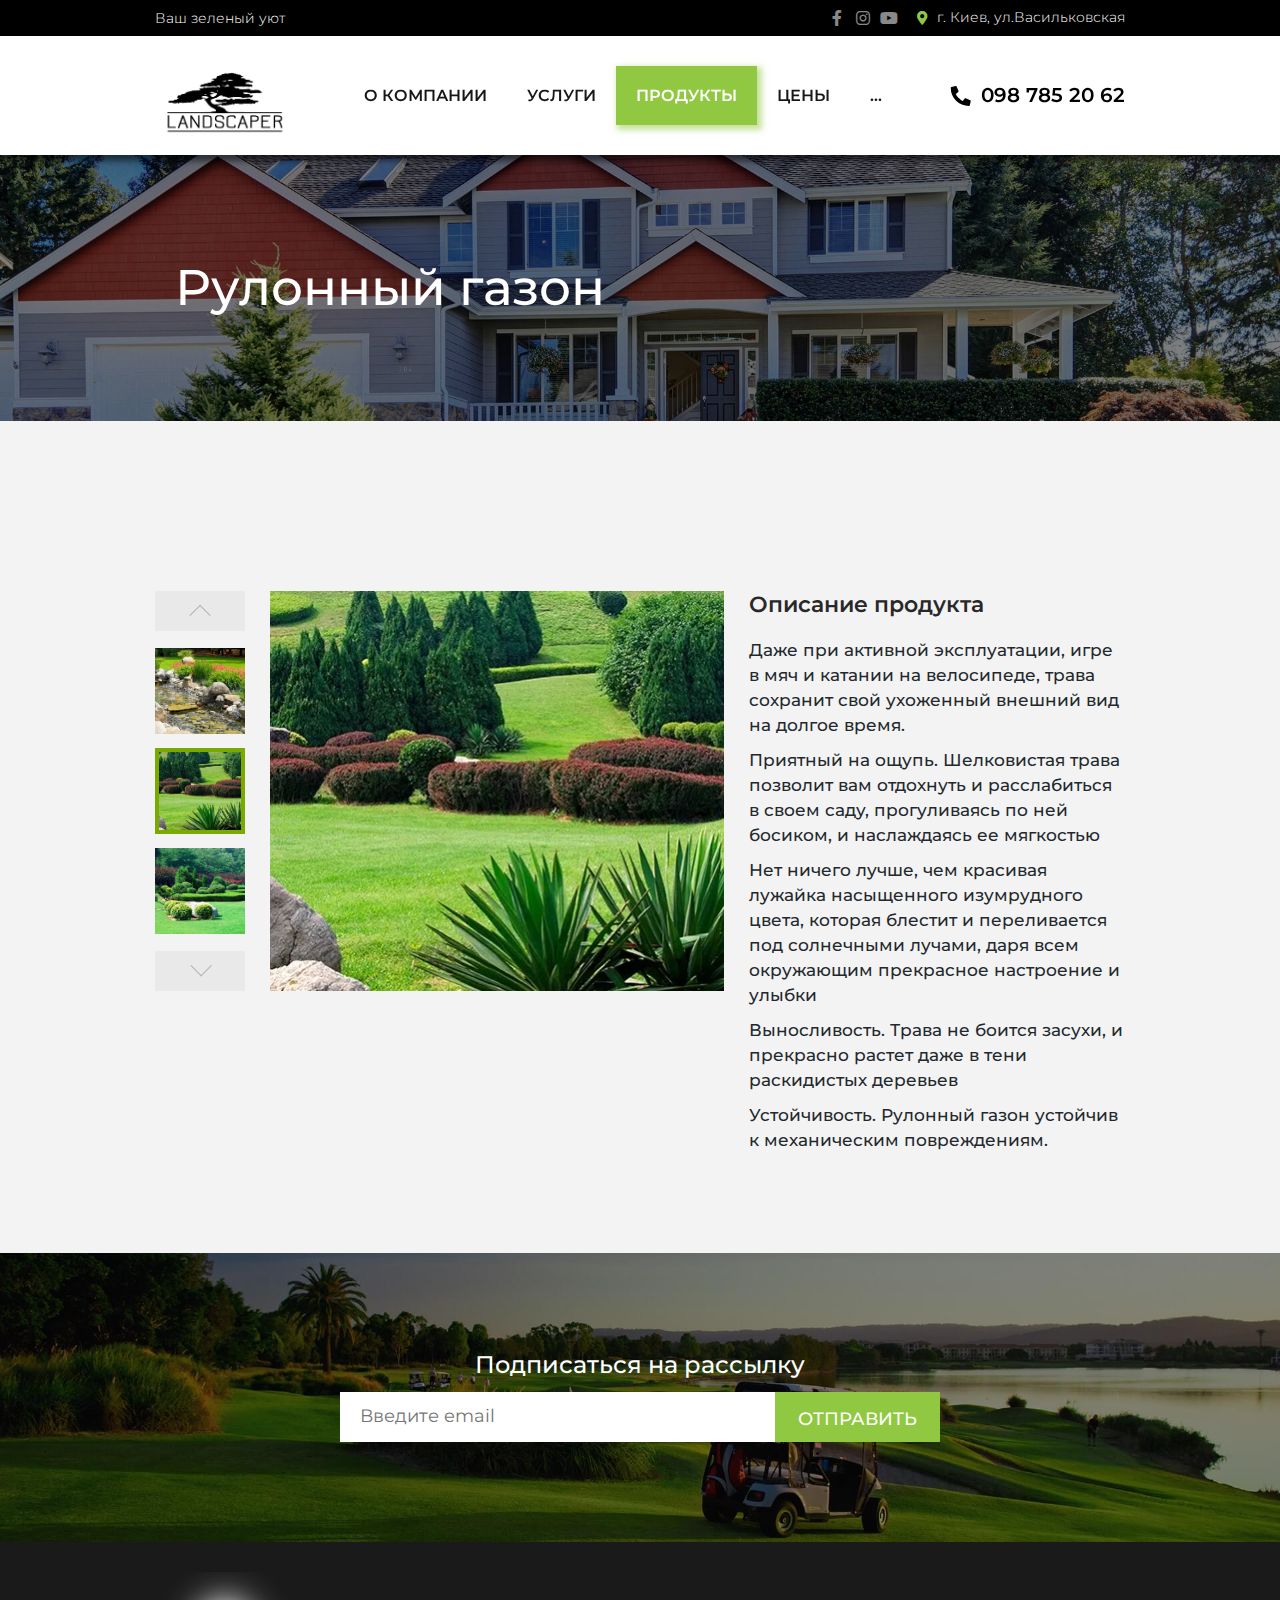
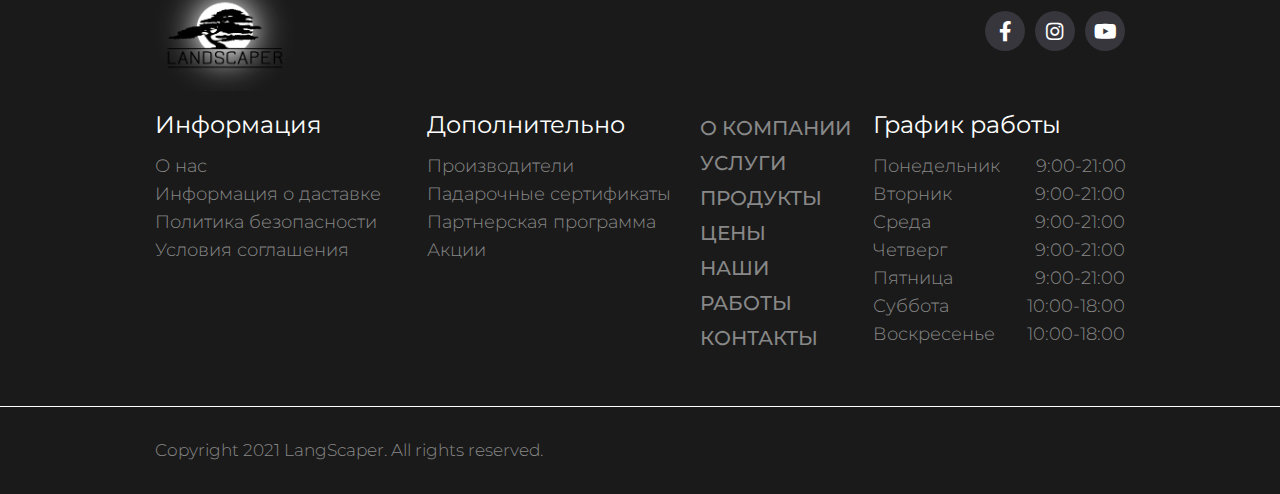
<file: product.html>
<!DOCTYPE html><html lang="ru"><head>   <meta charset="UTF-8"><link rel="stylesheet" href="assets/css/baguetteBox.min.css"><link rel="stylesheet" href="assets/css/swiper.min.css"><link rel="stylesheet" href="assets/css/style.min.css"><link rel="shortcut icon" href="assets/images/favicon.png" type="image/png"><!-- Useful meta tags --><meta name="format-detection" content="telephone=no"><!-- <meta name="viewport" content="width=device-width, initial-scale=1.0, maximum-scale=1.0, user-scalable=0"> --><!-- <meta name="robots" content="noindex, nofollow"> --><!-- <meta name="google" content="notranslate"> --><!-- <meta http-equiv="x-ua-compatible" content="ie=edge"> --><meta name="viewport" content="width=device-width, initial-scale=1.0"><title>Product-LandScaper</title></head><body class="_lock">   <!-- preloader -->   <div class="page-preloader-cover" id="preloader">      <div class="page-preloader">         <div class="page-preloader__cube page-preloader--cube1"></div>         <div class="page-preloader__cube page-preloader--cube2"></div>         <div class="page-preloader__cube page-preloader--cube4"></div>         <div class="page-preloader__cube page-preloader--cube3"></div>      </div>   </div>   <!-- /preloader -->   <div class="wrapper">      <header class="header">   <div class="header__fixed" id="headerFixed">      <div class="top-panel">         <div class="_container">            <div class="top-panel__inner">               <div class="top-panel__left">                  <div class="top-panel__message">Ваш зеленый уют</div>               </div>               <div class="top-panel__right">                  <div class="top-panel__socials socials">                     <ul class="socials__list">                        <li class="socials__item"><a class="socials__link _icon-facebook" href="##"></a></li>                        <li class="socials__item"><a class="socials__link _icon-instagram" href="##"></a></li>                        <li class="socials__item"><a class="socials__link _icon-youtube" href="##"></a></li>                     </ul>                  </div>                  <div class="info-block address ">                     <a class="address__link _icon-map-marker" target="_blank"                        href="https://goo.gl/maps/Ma7sZh17yhuVYkZJA"> г. Киев,                        ул.Васильковская</a>                  </div>               </div><!-- top-panel__right -->            </div><!-- top-panel__inner -->         </div><!--  .container -->      </div><!-- .top-panel -->      <div class="header__inner _container">         <div class="header__logo logo">            <a class="logo__link" href="index.html">               <picture><source srcset="assets/images/logo.webp" type="image/webp"><img class="logo__img" src="assets/images/logo.png" alt="Логотип"></picture>            </a>         </div>         <nav class="main-navigation">            <ul class="menu">               <li class="nav-item"><a class="nav-link " href="about.html">О                     компании</a>               </li>               <li class="nav-item">                  <a class="nav-link " href="##">Услуги                  </a>                  <span class="sub-menu-toggle arrow _icon-arrow-menu"></span>                  <ul class="sub-menu sub-menu-1">                     <li><a href="service.html">Ландшафтное проектирование                        </a>                     </li>                     <li><a href="#">Системи автоматичного полива                        </a>                     </li>                     <li><a href="#">Рулонный и посевной газон                        </a>                     </li>                     <li><a href="#">Искусственный газон                        </a>                     </li>                     <li><a href="#">Дренажные системы                        </a>                     </li>                     <li><a href="#">Дождевая канализация                        </a>                     </li>                     <li><a href="#">Ландшафтный освещения                        </a>                     </li>                     <li><a href="#">Декоратиные водоемы                        </a>                     </li>                     <li><a href="#">Сервисное обслуживание                        </a>                     </li>                  </ul>               </li>               <li class="nav-item">                  <a class="nav-link _active-link" href="##">Продукты                  </a>                  <span class="arrow sub-menu-toggle _icon-arrow-menu"></span>                  <ul class="sub-menu">                     <li><a href="product.html">Рулонный газон                        </a>                     </li>                     <li><a href="#">Удобрения для газона                        </a>                     </li>                     <li><a href="#">Штык газон                        </a>                     </li>                     <li><a href="#">Садовый бордюр                        </a>                     </li>                     <li><a href="#">Геотекстиль                        </a>                     </li>                     <li><a href="#">Кора                        </a>                     </li>                  </ul>               </li>               <li id="nav-item-5" class="nav-item">                  <a class="nav-link " href="prices.html">Цены                  </a>               </li>               <li id="nav-item-4" class="nav-item">                  <a class="nav-link  " href="portfolio.html">Наши работы                  </a>               </li>               <li id="nav-item-2" class="nav-item">                  <a class="nav-link " href="contacts.html">Контакты                  </a>               </li>               <!-- Скрытое меню -->               <li id="nav-item-1" class="nav-item hidden"><a class="nav-link" href="#">...</a>                  <span class="sub-menu-toggle arrow fas fa-chevron-down"></span>                  <ul class="sub-menu">                     <li><a class="" href="portfolio.html">Наши работы</a>                     </li>                     <li><a href="contacts.html">Контакты</a>                     </li>                  </ul>               </li>               <li id="nav-item-3" class="nav-item hidden"><a class="nav-link" href="#">...</a>                  <span class="sub-menu-toggle arrow fas fa-chevron-down"></span>                  <ul class="sub-menu">                     <li><a href="prices.html">Цены</a>                     </li>                     <li><a class="" href="portfolio.html">Наши работы</a>                     </li>                     <li><a href="contacts.html">Контакты</a>                     </li>                  </ul>               </li>               <!-- /Скрытое меню -->            </ul><!-- menu -->         </nav><!-- main-navigation -->         <div class="header__tel tel">            <a class="tel__link _icon-phone" href="tel:0987852062">098 785 20 62</a>         </div>         <!-- burgre-menu -->         <div class="icon__menu">            <span></span>         </div>         <!-- /burgre-menu -->      </div>   </div></header>      <main class="page">         <section class="product">            <div class="product__top-bg top-die" style="background-image: url('assets/images/item4.jpg');">               <div class="product__title title _container top-die__title">                  <h4>Рулонный газон</h4>               </div>            </div>            <div class="product__inner _container">               <div class="product__content">                  <div class="product__sliders slider">                     <div class="slider__vertical" id="child-carousel">                        <div class="slider__vertical-item">                           <picture><source srcset="assets/images/production-1-565x401.webp" type="image/webp"><img src="assets/images/production-1-565x401.jpg" alt="Картинка" /></picture>                        </div>                        <div class="slider__vertical-item">                           <picture><source srcset="assets/images/production-2-565x401.webp" type="image/webp"><img src="assets/images/production-2-565x401.jpg" alt="Картинка" /></picture>                        </div>                        <div class="slider__vertical-item">                           <picture><source srcset="assets/images/production-3-565x401.webp" type="image/webp"><img src="assets/images/production-3-565x401.jpg" alt="Картинка" /></picture>                        </div>                        <div class="slider__vertical-item">                           <picture><source srcset="assets/images/production-4-565x401.webp" type="image/webp"><img src="assets/images/production-4-565x401.jpg" alt="Картинка" /></picture>                        </div>                        <div class="slider__vertical-item">                           <picture><source srcset="assets/images/production-5-565x401.webp" type="image/webp"><img src="assets/images/production-5-565x401.jpg" alt="Картинка" /></picture>                        </div>                     </div><!-- slider__vertical -->                     <div class="slider__horizontal" id="parent-carousel">                        <div class="slider__horizontal-item">                           <picture><source srcset="assets/images/production-1-565x401.webp" type="image/webp"><img src="assets/images/production-1-565x401.jpg" alt="Картинка" /></picture>                        </div>                        <div class="slider__horizontal-item">                           <picture><source srcset="assets/images/production-2-565x401.webp" type="image/webp"><img src="assets/images/production-2-565x401.jpg" alt="Картинка" /></picture>                        </div>                        <div class="slider__horizontal-item">                           <picture><source srcset="assets/images/production-3-565x401.webp" type="image/webp"><img src="assets/images/production-3-565x401.jpg" alt="Картинка" /></picture>                        </div>                        <div class="slider__horizontal-item">                           <picture><source srcset="assets/images/production-4-565x401.webp" type="image/webp"><img src="assets/images/production-4-565x401.jpg" alt="Картинка" /></picture>                        </div>                        <div class="slider__horizontal-item">                           <picture><source srcset="assets/images/production-5-565x401.webp" type="image/webp"><img src="assets/images/production-5-565x401.jpg" alt="Картинка" /></picture>                        </div>                     </div><!-- slider__horizontal -->                  </div><!-- product__sliders slider -->                  <div class="product__description">                     <h5 class="product__subtitle subtitle">                        Описание продукта                     </h5>                     <ul class="product__details">                        <li class="product__item">Даже при активной эксплуатации, игре в мяч и катании на                           велосипеде,                           трава сохранит свой ухоженный внешний вид на долгое время.                        </li>                        <li class="product__item">Приятный на ощупь. Шелковистая трава позволит вам отдохнуть и                           расслабиться в своем саду, прогуливаясь по ней босиком, и наслаждаясь ее мягкостью</li>                        <li class="product__item">Нет ничего лучше, чем красивая лужайка насыщенного изумрудного                           цвета,                           которая блестит и переливается под солнечными лучами, даря всем окружающим прекрасное                           настроение и улыбки</li>                        <li class="product__item">Выносливость. Трава не боится засухи, и прекрасно растет даже                           в тени                           раскидистых деревьев</li>                        <li class="product__item">Устойчивость. Рулонный газон устойчив к механическим                           повреждениям.                        </li>                     </ul>                  </div><!-- product__column -->               </div><!-- product__content -->            </div><!-- product__inner _container -->         </section><!-- product -->                  <div class="subscription" style="background-image: url('assets/images/bg_2.jpg') ;">   <div class="subscription__inner _container">      <div class="subscription__title">         <h4>Подписаться на рассылку</h4>      </div>      <div class="subscription__bodu">         <form class="subscription__form" action="/" method="POST">            <input class="form__input" type="email" name="subscription-email" placeholder="Введите email">            <button class="form__btn btn" type="submit">               Отправить            </button>         </form>      </div>   </div><!-- subscription__inner _container --></div><!-- subscription -->      </main>      <footer class="footer">   <div class="footer__inner _container">      <div class="footer-top">         <div class="footer-top__logo logo">            <a class="logo__link" href="##">               <picture><source srcset="assets/images/logo.webp" type="image/webp"><img class="logo__img" src="assets/images/logo.png" alt="Логотип"></picture>            </a>         </div>         <div class="footer-top__socials socials">            <ul class="socials__list">               <li class="socials__item"><a class="socials__link _icon-facebook" href="##"></a></li>               <li class="socials__item"><a class="socials__link _icon-instagram" href="##"></a></li>               <li class="socials__item"><a class="socials__link _icon-youtube" href="##"></a></li>            </ul>         </div>      </div>      <div class="footer-bootom">         <div class="footer__items">            <div class="footer__item">               <div class="information">                  <div class="information__title footer-title">                     <h5>Информация</h5>                  </div>                  <ul class="information__list">                     <li class="information__item"><a class="information__link" href="##">О нас</a> </li>                     <li class="information__item"><a class="information__link" href="##">Информация о даставке</a>                     </li>                     <li class="information__item"><a class="information__link" href="##">Политика безопасности</a>                     </li>                     <li class="information__item"><a class="information__link" href="##">Условия соглашения</a></li>                  </ul>               </div><!-- information -->            </div><!-- footer__item -->            <div class="footer__item">               <div class="additional-information">                  <div class="additional-information__title footer-title">                     <h5>Дополнительно</h5>                  </div>                  <ul class="additional-information__list">                     <li class="additional-information__item"><a class="additional-information__link" href="##">Производители</a></li>                     <li class="additional-information__item"><a class="additional-information__link" href="##">Падарочные сертификаты</a></li>                     <li class="additional-information__item"><a class="additional-information__link" href="##">Партнерская программа</a></li>                     <li class="additional-information__item"><a class="additional-information__link" href="##">Акции</a></li>                  </ul><!-- additional-information__list -->               </div><!-- additional-information -->            </div><!-- footer__item -->            <div class="footer__item">               <ul class="footer-menu__list">                  <li class="footer-menu__item"><a class="footer-menu__link" href="about.html">О компании</a></li>                  <li class="footer-menu__item"><a class="footer-menu__link" href="services.html">Услуги</a></li>                  <li class="footer-menu__item"><a class="footer-menu__link" href="products.html">Продукты</a></li>                  <li class="footer-menu__item"><a class="footer-menu__link" href="prices.html">Цены</a></li>                  <li class="footer-menu__item"><a class="footer-menu__link" href="portfolio.html">Наши работы</a></li>                  <li class="footer-menu__item"><a class="footer-menu__link" href="contacts.html">Контакты</a></li>               </ul>            </div>            <div class="footer__item">               <div class="schedule">                  <div class="schedule__title footer-title">                     <h5>График работы</h5>                  </div>                  <ul class="schedule__list">                     <li class="schedule__item">                        <span class="schedule__date">Понедельник</span><span class="schedule__time">9:00-21:00</span>                     </li>                     <li class="schedule__item">                        <span class="schedule__date">Вторник</span><span class="schedule__time">9:00-21:00</span>                     </li>                     <li class="schedule__item">                        <span class="schedule__date">Среда</span><span class="schedule__time">9:00-21:00</span>                     </li>                     <li class="schedule__item">                        <span class="schedule__date">Четверг</span><span class="schedule__time">9:00-21:00</span>                     </li>                     <li class="schedule__item">                        <span class="schedule__date">Пятница</span><span class="schedule__time">9:00-21:00</span>                     </li>                     <li class="schedule__item">                        <span class="schedule__date">Суббота</span><span class="schedule__time">10:00-18:00</span>                     </li>                     <li class="schedule__item">                        <span class="schedule__date">Воскресенье</span><span class="schedule__time">10:00-18:00</span>                     </li>                  </ul><!-- schedule__list -->               </div><!-- schedule -->            </div><!-- footer__item -->         </div><!-- footer__items -->      </div><!-- footer-bootom -->   </div><!-- footer__inner _container -->   <div class="footer-die">      <div class="footer-die__copyright _container">         <span>Copyright 2021 LangScaper. All rights reserved.</span>      </div>   </div></footer>   </div><!-- wrapper -->   <button class="_icon-arrow-top arrow-to-show" id="toTop"></button>   <script src="https://code.jquery.com/jquery-3.6.0.min.js" ></script><script src="assets/js/script.min.js"></script></body></html>
</file>
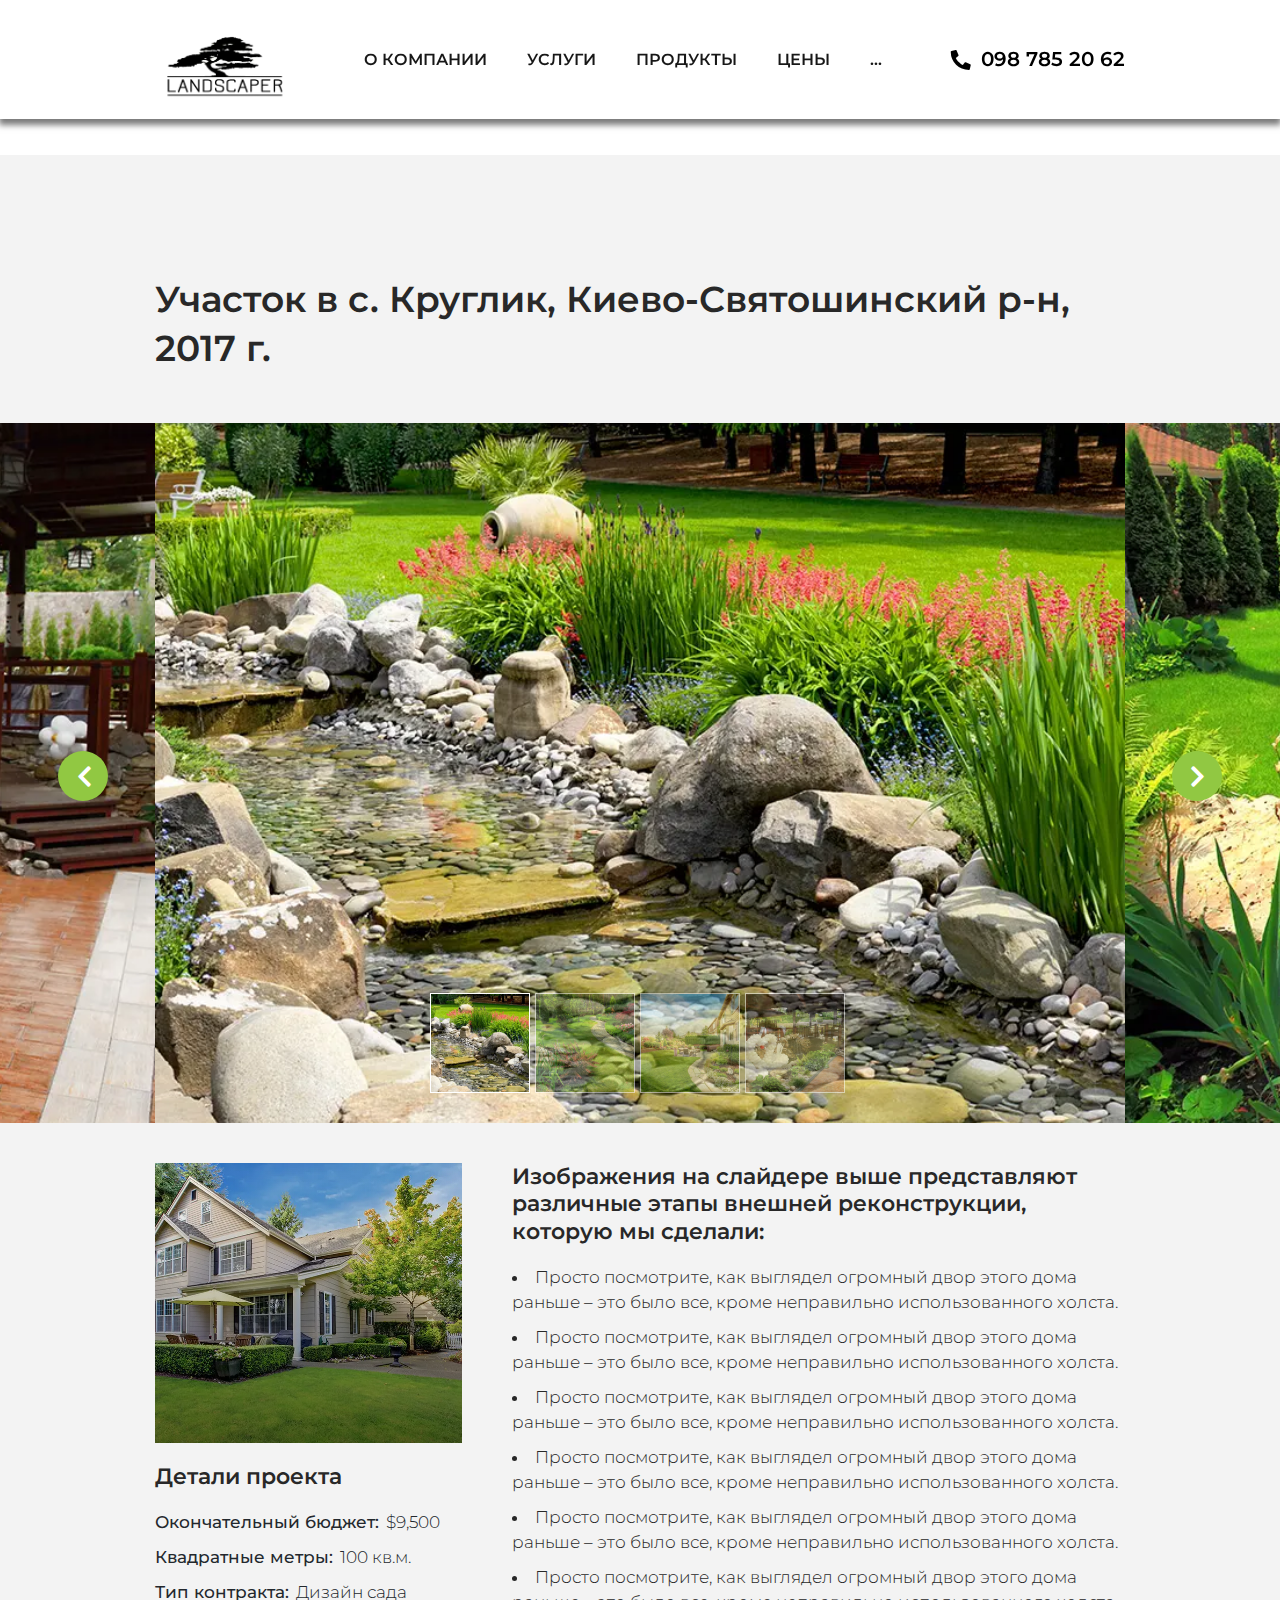
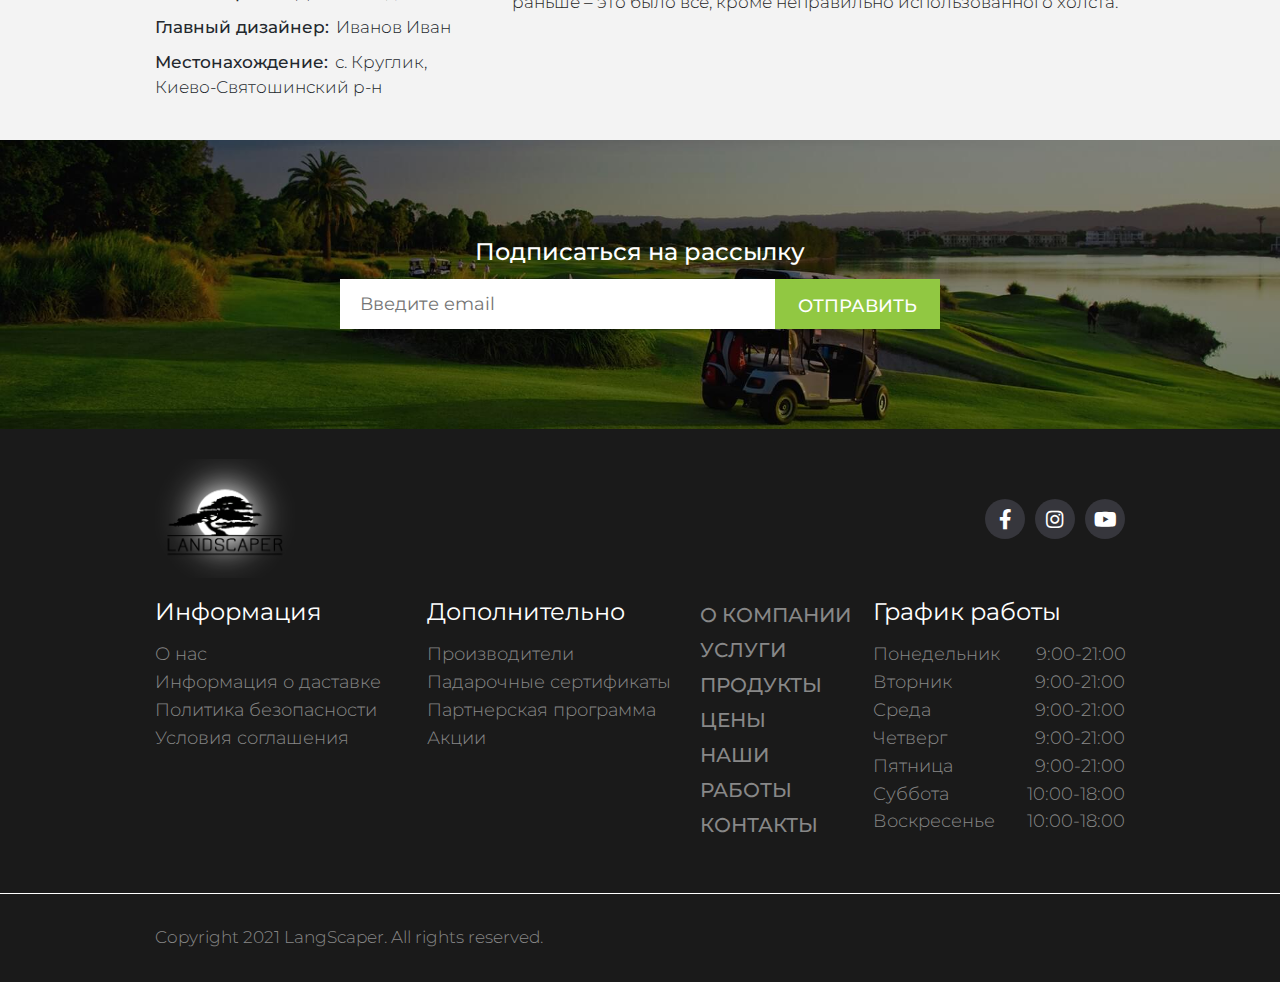
<file: project-1.html>
<!DOCTYPE html><html lang="ru"><head>   <meta charset="UTF-8"><link rel="stylesheet" href="assets/css/baguetteBox.min.css"><link rel="stylesheet" href="assets/css/swiper.min.css"><link rel="stylesheet" href="assets/css/style.min.css"><link rel="shortcut icon" href="assets/images/favicon.png" type="image/png"><!-- Useful meta tags --><meta name="format-detection" content="telephone=no"><!-- <meta name="viewport" content="width=device-width, initial-scale=1.0, maximum-scale=1.0, user-scalable=0"> --><!-- <meta name="robots" content="noindex, nofollow"> --><!-- <meta name="google" content="notranslate"> --><!-- <meta http-equiv="x-ua-compatible" content="ie=edge"> --><meta name="viewport" content="width=device-width, initial-scale=1.0"><title>Project-LandScaper</title></head><body>   <!-- preloader -->   <div class="page-preloader-cover" id="preloader">      <div class="page-preloader">         <div class="page-preloader__cube page-preloader--cube1"></div>         <div class="page-preloader__cube page-preloader--cube2"></div>         <div class="page-preloader__cube page-preloader--cube4"></div>         <div class="page-preloader__cube page-preloader--cube3"></div>      </div>   </div>   <!-- /preloader -->   <div class="wrapper">      <header class="header">   <div class="top-panel">      <div class="_container">         <div class="top-panel__inner">            <div class="top-panel__left">               <div class="top-panel__message">Ваш зеленый уют</div>            </div>            <div class="top-panel__right">               <div class="top-panel__socials socials">                  <ul class="socials__list">                     <li class="socials__item"><a class="socials__link _icon-facebook" href="##"></a></li>                     <li class="socials__item"><a class="socials__link _icon-instagram" href="##"></a></li>                     <li class="socials__item"><a class="socials__link _icon-youtube" href="##"></a></li>                  </ul>               </div>               <div class="info-block address ">                  <a class="address__link _icon-map-marker" target="_blank"                     href="https://goo.gl/maps/Ma7sZh17yhuVYkZJA"> г. Киев,                     ул.Васильковская</a>               </div>            </div><!-- top-panel__right -->         </div><!-- top-panel__inner -->      </div><!--  .container -->   </div><!-- .top-panel -->   <div class="header__body">      <div class="header__fixed">         <div class="header__inner _container">            <div class="header__logo logo">               <a class="logo__link" href="index.html">                  <picture><source srcset="assets/images/logo.webp" type="image/webp"><img class="logo__img" src="assets/images/logo.png" alt="Логотип"></picture>               </a>            </div>            <nav class="main-navigation">               <ul class="menu">                  <li class="nav-item"><a class="nav-link " href="about.html">О                        компании</a>                  </li>                  <li class="nav-item">                     <a class="nav-link " href="##">Услуги                     </a>                     <span class="sub-menu-toggle arrow _icon-arrow-menu"></span>                     <ul class="sub-menu sub-menu-1">                        <li><a href="#">Ландшафтное проектирование                           </a>                        </li>                        <li><a href="#">Системи автоматичного полива                           </a>                        </li>                        <li><a href="#">Рулонный и посевной газон                           </a>                        </li>                        <li><a href="#">Искусственный газон                           </a>                        </li>                        <li><a href="#">Дренажные системы                           </a>                        </li>                        <li><a href="#">Дождевая канализация                           </a>                        </li>                        <li><a href="#">Ландшафтный освещения                           </a>                        </li>                        <li><a href="#">Декоратиные водоемы                           </a>                        </li>                        <li><a href="#">Сервисное обслуживание                           </a>                        </li>                     </ul>                  </li>                  <li class="nav-item">                     <a class="nav-link " href="##">Продукты                     </a>                     <span class="arrow sub-menu-toggle _icon-arrow-menu"></span>                     <ul class="sub-menu">                        <li><a href="product.html">Рулонный газон                           </a>                        </li>                        <li><a href="#">Удобрения для газона                           </a>                        </li>                        <li><a href="#">Штык газон                           </a>                        </li>                        <li><a href="#">Садовый бордюр                           </a>                        </li>                        <li><a href="#">Геотекстиль                           </a>                        </li>                        <li><a href="#">Кора                           </a>                        </li>                     </ul>                  </li>                  <li id="nav-item-5" class="nav-item">                     <a class="nav-link " href="prices.html">Цены                     </a>                  </li>                  <li id="nav-item-4" class="nav-item">                     <a class="nav-link  " href="portfolio.html">Наши работы                     </a>                  </li>                  <li id="nav-item-2" class="nav-item">                     <a class="nav-link " href="contacts.html">Контакты                     </a>                  </li>                  <!-- Скрытое меню -->                  <li id="nav-item-1" class="nav-item hidden"><a class="nav-link" href="#">...</a>                     <span class="sub-menu-toggle arrow fas fa-chevron-down"></span>                     <ul class="sub-menu">                        <li><a class="" href="portfolio.html">Наши работы</a>                        </li>                        <li><a href="contacts.html">Контакты</a>                        </li>                     </ul>                  </li>                  <li id="nav-item-3" class="nav-item hidden"><a class="nav-link" href="#">...</a>                     <span class="sub-menu-toggle arrow fas fa-chevron-down"></span>                     <ul class="sub-menu">                        <li><a href="prices.html">Цены</a>                        </li>                        <li><a class="" href="portfolio.html">Наши работы</a>                        </li>                        <li><a href="contacts.html">Контакты</a>                        </li>                     </ul>                  </li>                  <!-- /Скрытое меню -->               </ul><!-- menu -->            </nav><!-- main-navigation -->            <div class="header__tel tel">               <a class="tel__link _icon-phone" href="tel:0987852062">098 785 20 62</a>            </div>            <!-- burgre-menu -->            <div class="icon__menu">               <span></span>            </div>            <!-- /burgre-menu -->         </div>      </div>   </div><!-- header__body --></header>      <main class="page">         <section class="project">            <div class="project__inner _container">               <div class="project__title title">                  <h3>Участок в с. Круглик, Киево-Святошинский р-н, 2017 г.</h3>               </div>               <!-- Главный контейнер слайдера -->               <div class="project-full-slider swiper-container">                  <!-- Обязательная оболочка -->                  <div class="project-full-slider__wrapper swiper-wrapper">                     <!-- Слайд-1 -->                     <div class="project-full-slider__slide swiper-slide">                        <!-- Контент внутри слайда -->                        <div class="project-full-slider__image">                           <picture><source srcset="assets/images/project3.webp" type="image/webp"><img src="assets/images/project3.jpg" alt="Проект"></picture>                        </div>                     </div><!-- swiper-slide -->                     <!-- Слайд-2 -->                     <div class="project-full-slider__slide swiper-slide">                        <!-- Контент внутри слайда -->                        <div class="project-full-slider__image">                           <picture><source srcset="assets/images/project4.webp" type="image/webp"><img src="assets/images/project4.jpg" alt="Проект"></picture>                        </div>                     </div><!-- swiper-slide -->                     <!-- Слайд-3 -->                     <div class="project-full-slider__slide swiper-slide">                        <!-- Контент внутри слайда -->                        <div class="project-full-slider__image">                           <picture><source srcset="assets/images/project5.webp" type="image/webp"><img src="assets/images/project5.jpg" alt="Проект"></picture>                        </div>                     </div><!-- swiper-slide -->                     <!-- Слайд-4 -->                     <div class="project-full-slider__slide swiper-slide">                        <!-- Контент внутри слайда -->                        <div class="project-full-slider__image">                           <picture><source srcset="assets/images/project6.webp" type="image/webp"><img src="assets/images/project6.jpg" alt="Проект"></picture>                        </div>                     </div><!-- swiper-slide -->                  </div><!-- swiper-wrapper -->                  <!-- Добавляем стрелки управления -->                  <div class="swiper-button-prev"></div>                  <div class="swiper-button-next"></div>                  <!-- Миниатюры. Превью. Trumbs -->                  <div class="project-mini-slider swiper-container">                     <!-- Обязательная оболочка -->                     <div class="project-mini-slider__wrapper swiper-wrapper">                        <!-- Слайд-1 -->                        <div class="project-mini-slider__slide swiper-slide">                           <!-- Контент внутри слайда -->                           <div class="project-mini-slider__image">                              <picture><source srcset="assets/images/project3.webp" type="image/webp"><img src="assets/images/project3.jpg" alt="Проект"></picture>                           </div>                        </div><!-- swiper-slide -->                        <!-- Слайд-2 -->                        <div class="project-mini-slider__slide swiper-slide">                           <!-- Контент внутри слайда -->                           <div class="project-mini-slider__image">                              <picture><source srcset="assets/images/project4.webp" type="image/webp"><img src="assets/images/project4.jpg" alt="Проект"></picture>                           </div>                        </div><!-- swiper-slide -->                        <!-- Слайд-3 -->                        <div class="project-mini-slider__slide swiper-slide">                           <!-- Контент внутри слайда -->                           <div class="project-mini-slider__image">                              <picture><source srcset="assets/images/project5.webp" type="image/webp"><img src="assets/images/project5.jpg" alt="Проект"></picture>                           </div>                        </div><!-- swiper-slide -->                        <!-- Слайд-4 -->                        <div class="project-mini-slider__slide swiper-slide">                           <!-- Контент внутри слайда -->                           <div class="project-mini-slider__image">                              <picture><source srcset="assets/images/project6.webp" type="image/webp"><img src="assets/images/project6.jpg" alt="Проект"></picture>                           </div>                        </div><!-- swiper-slide -->                     </div><!-- swiper-wrapper -->                  </div><!-- swiper-container -->                  <!-- Добавляем пагинацию -->                  <!-- <div class="swiper-pagination"></div> -->                  <!-- Добавляем полосу прокрутки(scrollbar) -->                  <!-- <div class="swiper-scrollbar"></div> -->               </div><!-- swiper-container -->               <div class="project__content">                  <div class="project__row">                     <div class="project__column project__column_left">                        <a class="project__link gallery" href="assets/images/bg_11.jpg"                           title="Участок в г. Буча, Киевская обл. Весна 2017 г">                           <picture><source srcset="assets/images/bg_11.webp" type="image/webp"><img class="project__img" src="assets/images/bg_11.jpg" alt="Проект"></picture>                           <span class="cover _icon-search-plus"></span>                        </a>                        <h5 class="project__subtitle subtitle">                           Детали проекта                        </h5>                        <ul class="project__details">                           <li class="project__item">Окончательный бюджет:<span>$9,500</span>                           </li>                           <li class="project__item">Квадратные метры:<span>100 кв.м.</span></li>                           <li class="project__item">Тип контракта:<span>Дизайн сада</span></li>                           <li class="project__item">Главный дизайнер:<span>Иванов Иван</span></li>                           <li class="project__item">Местонахождение:<span>с. Круглик, Киево-Святошинский р-н</span>                           </li>                        </ul>                     </div><!-- project__column -->                     <div class="project__column project__column_right">                        <h5 class="project__subtitle subtitle">                           Изображения на слайдере выше представляют различные этапы внешней реконструкции, которую мы                           сделали:                        </h5>                        <ul class="project__list">                           <li>Просто посмотрите, как выглядел огромный двор этого дома раньше – это было все, кроме                              неправильно использованного холста.                           </li>                           <li>Просто посмотрите, как выглядел огромный двор этого дома раньше – это было все, кроме                              неправильно использованного холста.                           </li>                           <li>Просто посмотрите, как выглядел огромный двор этого дома раньше – это было все, кроме                              неправильно использованного холста.                           </li>                           <li>Просто посмотрите, как выглядел огромный двор этого дома раньше – это было все, кроме                              неправильно использованного холста.                           </li>                           <li>Просто посмотрите, как выглядел огромный двор этого дома раньше – это было все, кроме                              неправильно использованного холста.                           </li>                           <li>Просто посмотрите, как выглядел огромный двор этого дома раньше – это было все, кроме                              неправильно использованного холста.                           </li>                        </ul>                     </div><!-- project__column -->                  </div><!-- project__row -->               </div><!-- project__content -->            </div><!-- project__inner _container -->         </section><!-- project -->         <div class="subscription" style="background-image: url('assets/images/bg_2.jpg') ;">   <div class="subscription__inner _container">      <div class="subscription__title">         <h4>Подписаться на рассылку</h4>      </div>      <div class="subscription__bodu">         <form class="subscription__form" action="/" method="POST">            <input class="form__input" type="email" name="subscription-email" placeholder="Введите email">            <button class="form__btn btn" type="submit">               Отправить            </button>         </form>      </div>   </div><!-- subscription__inner _container --></div><!-- subscription -->      </main>      <footer class="footer">   <div class="footer__inner _container">      <div class="footer-top">         <div class="footer-top__logo logo">            <a class="logo__link" href="##">               <picture><source srcset="assets/images/logo.webp" type="image/webp"><img class="logo__img" src="assets/images/logo.png" alt="Логотип"></picture>            </a>         </div>         <div class="footer-top__socials socials">            <ul class="socials__list">               <li class="socials__item"><a class="socials__link _icon-facebook" href="##"></a></li>               <li class="socials__item"><a class="socials__link _icon-instagram" href="##"></a></li>               <li class="socials__item"><a class="socials__link _icon-youtube" href="##"></a></li>            </ul>         </div>      </div>      <div class="footer-bootom">         <div class="footer__items">            <div class="footer__item">               <div class="information">                  <div class="information__title footer-title">                     <h5>Информация</h5>                  </div>                  <ul class="information__list">                     <li class="information__item"><a class="information__link" href="##">О нас</a> </li>                     <li class="information__item"><a class="information__link" href="##">Информация о даставке</a>                     </li>                     <li class="information__item"><a class="information__link" href="##">Политика безопасности</a>                     </li>                     <li class="information__item"><a class="information__link" href="##">Условия соглашения</a></li>                  </ul>               </div><!-- information -->            </div><!-- footer__item -->            <div class="footer__item">               <div class="additional-information">                  <div class="additional-information__title footer-title">                     <h5>Дополнительно</h5>                  </div>                  <ul class="additional-information__list">                     <li class="additional-information__item"><a class="additional-information__link" href="##">Производители</a></li>                     <li class="additional-information__item"><a class="additional-information__link" href="##">Падарочные сертификаты</a></li>                     <li class="additional-information__item"><a class="additional-information__link" href="##">Партнерская программа</a></li>                     <li class="additional-information__item"><a class="additional-information__link" href="##">Акции</a></li>                  </ul><!-- additional-information__list -->               </div><!-- additional-information -->            </div><!-- footer__item -->            <div class="footer__item">               <ul class="footer-menu__list">                  <li class="footer-menu__item"><a class="footer-menu__link" href="##">О компании</a></li>                  <li class="footer-menu__item"><a class="footer-menu__link" href="##">Услуги</a></li>                  <li class="footer-menu__item"><a class="footer-menu__link" href="##">Продукты</a></li>                  <li class="footer-menu__item"><a class="footer-menu__link" href="##">Цены</a></li>                  <li class="footer-menu__item"><a class="footer-menu__link" href="##">Наши работы</a></li>                  <li class="footer-menu__item"><a class="footer-menu__link" href="##">Контакты</a></li>               </ul>            </div>            <div class="footer__item">               <div class="schedule">                  <div class="schedule__title footer-title">                     <h5>График работы</h5>                  </div>                  <ul class="schedule__list">                     <li class="schedule__item">                        <span class="schedule__date">Понедельник</span><span class="schedule__time">9:00-21:00</span>                     </li>                     <li class="schedule__item">                        <span class="schedule__date">Вторник</span><span class="schedule__time">9:00-21:00</span>                     </li>                     <li class="schedule__item">                        <span class="schedule__date">Среда</span><span class="schedule__time">9:00-21:00</span>                     </li>                     <li class="schedule__item">                        <span class="schedule__date">Четверг</span><span class="schedule__time">9:00-21:00</span>                     </li>                     <li class="schedule__item">                        <span class="schedule__date">Пятница</span><span class="schedule__time">9:00-21:00</span>                     </li>                     <li class="schedule__item">                        <span class="schedule__date">Суббота</span><span class="schedule__time">10:00-18:00</span>                     </li>                     <li class="schedule__item">                        <span class="schedule__date">Воскресенье</span><span class="schedule__time">10:00-18:00</span>                     </li>                  </ul><!-- schedule__list -->               </div><!-- schedule -->            </div><!-- footer__item -->         </div><!-- footer__items -->      </div><!-- footer-bootom -->   </div><!-- footer__inner _container -->   <div class="footer-die">      <div class="footer-die__copyright _container">         <span>Copyright 2021 LangScaper. All rights reserved.</span>      </div>   </div></footer>   </div><!-- wrapper -->   <button class="_icon-arrow arrow-to-show" id="toTop"></button>   <script src="https://code.jquery.com/jquery-3.6.0.min.js" ></script><script src="assets/js/script.min.js"></script></body></html>
</file>
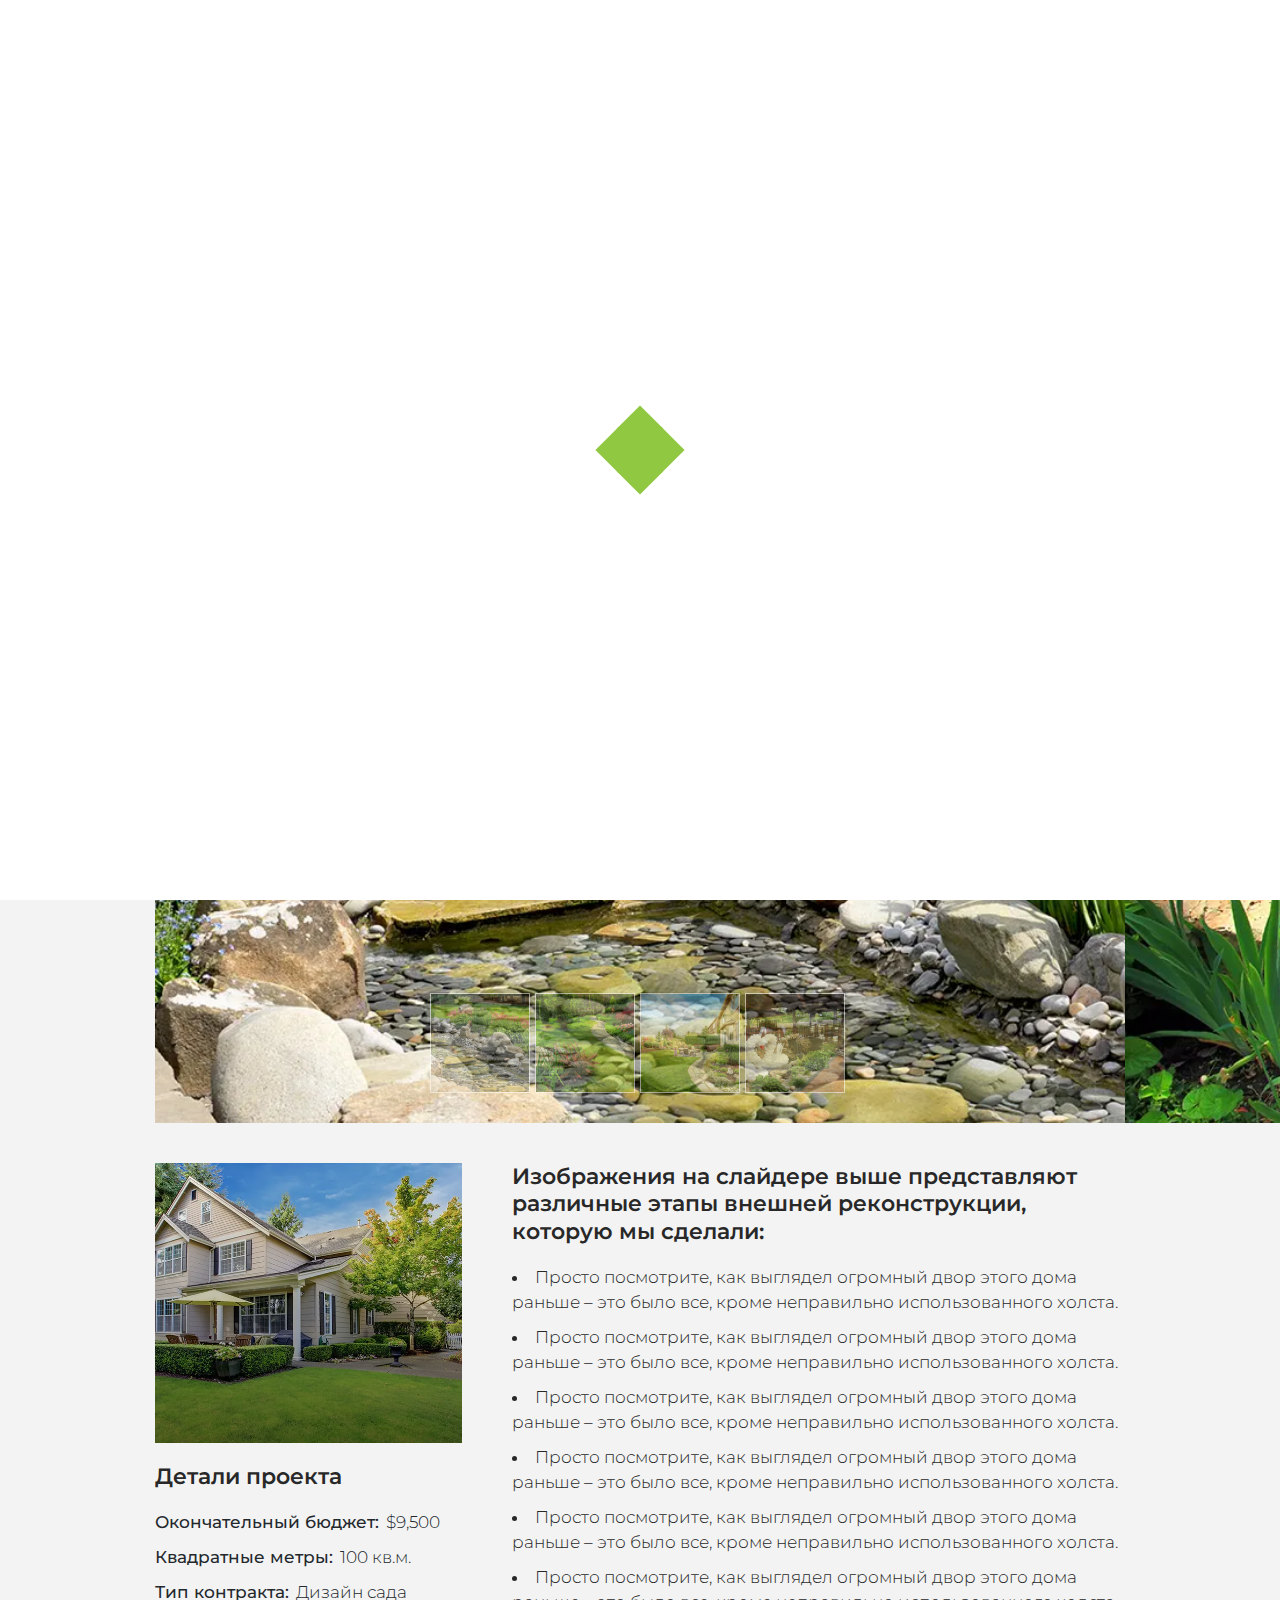
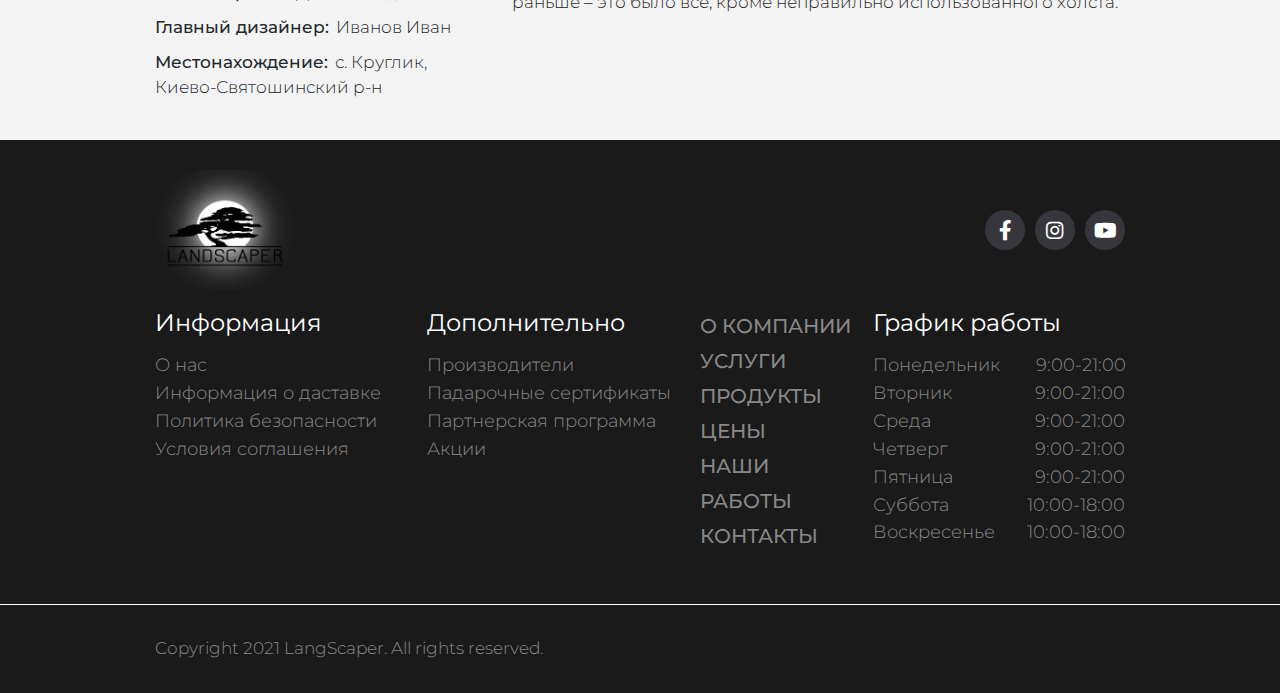
<file: project-2.html>
<!DOCTYPE html><html lang="ru"><head>   <meta charset="UTF-8"><link rel="stylesheet" href="assets/css/baguetteBox.min.css"><link rel="stylesheet" href="assets/css/swiper.min.css"><link rel="stylesheet" href="assets/css/style.min.css"><link rel="shortcut icon" href="assets/images/favicon.png" type="image/png"><!-- Useful meta tags --><meta name="format-detection" content="telephone=no"><!-- <meta name="viewport" content="width=device-width, initial-scale=1.0, maximum-scale=1.0, user-scalable=0"> --><!-- <meta name="robots" content="noindex, nofollow"> --><!-- <meta name="google" content="notranslate"> --><!-- <meta http-equiv="x-ua-compatible" content="ie=edge"> --><meta name="viewport" content="width=device-width, initial-scale=1.0"><title>Project-LandScaper</title></head><body>   <!-- preloader -->   <div class="page-preloader-cover" id="preloader">      <div class="page-preloader">         <div class="page-preloader__cube page-preloader--cube1"></div>         <div class="page-preloader__cube page-preloader--cube2"></div>         <div class="page-preloader__cube page-preloader--cube4"></div>         <div class="page-preloader__cube page-preloader--cube3"></div>      </div>   </div>   <!-- /preloader -->   <div class="wrapper">      <header class="header">   <div class="top-panel">      <div class="_container">         <div class="top-panel__inner">            <div class="top-panel__left">               <div class="top-panel__message">Ваш зеленый уют</div>            </div>            <div class="top-panel__right">               <div class="top-panel__socials socials">                  <ul class="socials__list">                     <li class="socials__item"><a class="socials__link _icon-facebook" href="##"></a></li>                     <li class="socials__item"><a class="socials__link _icon-instagram" href="##"></a></li>                     <li class="socials__item"><a class="socials__link _icon-youtube" href="##"></a></li>                  </ul>               </div>               <div class="info-block address ">                  <a class="address__link _icon-map-marker" target="_blank"                     href="https://goo.gl/maps/Ma7sZh17yhuVYkZJA"> г. Киев,                     ул.Васильковская</a>               </div>            </div><!-- top-panel__right -->         </div><!-- top-panel__inner -->      </div><!--  .container -->   </div><!-- .top-panel -->   <div class="header__body">      <div class="header__fixed">         <div class="header__inner _container">            <div class="header__logo logo">               <a class="logo__link" href="index.html">                  <picture><source srcset="assets/images/logo.webp" type="image/webp"><img class="logo__img" src="assets/images/logo.png" alt="Логотип"></picture>               </a>            </div>            <nav class="main-navigation">               <ul class="menu">                  <li class="nav-item"><a class="nav-link " href="about.html">О                        компании</a>                  </li>                  <li class="nav-item">                     <a class="nav-link " href="##">Услуги                     </a>                     <span class="sub-menu-toggle arrow _icon-arrow-menu"></span>                     <ul class="sub-menu sub-menu-1">                        <li><a href="#">Ландшафтное проектирование                           </a>                        </li>                        <li><a href="#">Системи автоматичного полива                           </a>                        </li>                        <li><a href="#">Рулонный и посевной газон                           </a>                        </li>                        <li><a href="#">Искусственный газон                           </a>                        </li>                        <li><a href="#">Дренажные системы                           </a>                        </li>                        <li><a href="#">Дождевая канализация                           </a>                        </li>                        <li><a href="#">Ландшафтный освещения                           </a>                        </li>                        <li><a href="#">Декоратиные водоемы                           </a>                        </li>                        <li><a href="#">Сервисное обслуживание                           </a>                        </li>                     </ul>                  </li>                  <li class="nav-item">                     <a class="nav-link " href="##">Продукты                     </a>                     <span class="arrow sub-menu-toggle _icon-arrow-menu"></span>                     <ul class="sub-menu">                        <li><a href="#">Рулонный газон                           </a>                        </li>                        <li><a href="#">Удобрения для газона                           </a>                        </li>                        <li><a href="#">Штык газон                           </a>                        </li>                        <li><a href="#">Садовый бордюр                           </a>                        </li>                        <li><a href="#">Геотекстиль                           </a>                        </li>                        <li><a href="#">Кора                           </a>                        </li>                     </ul>                  </li>                  <li id="nav-item-5" class="nav-item">                     <a class="nav-link " href="prices.html">Цены                     </a>                  </li>                  <li id="nav-item-4" class="nav-item">                     <a class="nav-link  " href="portfolio.html">Наши работы                     </a>                  </li>                  <li id="nav-item-2" class="nav-item">                     <a class="nav-link " href="contacts.html">Контакты                     </a>                  </li>                  <!-- Скрытое меню -->                  <li id="nav-item-1" class="nav-item hidden"><a class="nav-link" href="#">...</a>                     <span class="sub-menu-toggle arrow fas fa-chevron-down"></span>                     <ul class="sub-menu">                        <li><a class="" href="portfolio.html">Наши работы</a>                        </li>                        <li><a href="contacts.html">Контакты</a>                        </li>                     </ul>                  </li>                  <li id="nav-item-3" class="nav-item hidden"><a class="nav-link" href="#">...</a>                     <span class="sub-menu-toggle arrow fas fa-chevron-down"></span>                     <ul class="sub-menu">                        <li><a href="prices.html">Цены</a>                        </li>                        <li><a class="" href="portfolio.html">Наши работы</a>                        </li>                        <li><a href="contacts.html">Контакты</a>                        </li>                     </ul>                  </li>                  <!-- /Скрытое меню -->               </ul><!-- menu -->            </nav><!-- main-navigation -->            <div class="header__tel tel">               <a class="tel__link _icon-phone" href="tel:0987852062">098 785 20 62</a>            </div>            <!-- burgre-menu -->            <div class="icon__menu">               <span></span>            </div>            <!-- /burgre-menu -->         </div>      </div>   </div><!-- header__body --></header>      <main class="page">         <section class="project">            <div class="project__inner _container">               <div class="project__title title">                  <h3>Участок в с. Круглик, Киево-Святошинский р-н, 2017 г.</h3>               </div>               <!-- Главный контейнер слайдера -->               <div class="project-full-slider swiper-container">                  <!-- Обязательная оболочка -->                  <div class="project-full-slider__wrapper swiper-wrapper">                     <!-- Слайд-1 -->                     <div class="project-full-slider__slide swiper-slide">                        <!-- Контент внутри слайда -->                        <div class="project-full-slider__image">                           <picture><source srcset="assets/images/project3.webp" type="image/webp"><img src="assets/images/project3.jpg" alt="Проект"></picture>                        </div>                     </div><!-- swiper-slide -->                     <!-- Слайд-2 -->                     <div class="project-full-slider__slide swiper-slide">                        <!-- Контент внутри слайда -->                        <div class="project-full-slider__image">                           <picture><source srcset="assets/images/project4.webp" type="image/webp"><img src="assets/images/project4.jpg" alt="Проект"></picture>                        </div>                     </div><!-- swiper-slide -->                     <!-- Слайд-3 -->                     <div class="project-full-slider__slide swiper-slide">                        <!-- Контент внутри слайда -->                        <div class="project-full-slider__image">                           <picture><source srcset="assets/images/project5.webp" type="image/webp"><img src="assets/images/project5.jpg" alt="Проект"></picture>                        </div>                     </div><!-- swiper-slide -->                     <!-- Слайд-4 -->                     <div class="project-full-slider__slide swiper-slide">                        <!-- Контент внутри слайда -->                        <div class="project-full-slider__image">                           <picture><source srcset="assets/images/project6.webp" type="image/webp"><img src="assets/images/project6.jpg" alt="Проект"></picture>                        </div>                     </div><!-- swiper-slide -->                  </div><!-- swiper-wrapper -->                  <!-- Добавляем стрелки управления -->                  <div class="swiper-button-prev"></div>                  <div class="swiper-button-next"></div>                  <!-- Миниатюры. Превью. Trumbs -->                  <div class="project-mini-slider swiper-container">                     <!-- Обязательная оболочка -->                     <div class="project-mini-slider__wrapper swiper-wrapper">                        <!-- Слайд-1 -->                        <div class="project-mini-slider__slide swiper-slide">                           <!-- Контент внутри слайда -->                           <div class="project-mini-slider__image">                              <picture><source srcset="assets/images/project3.webp" type="image/webp"><img src="assets/images/project3.jpg" alt="Проект"></picture>                           </div>                        </div><!-- swiper-slide -->                        <!-- Слайд-2 -->                        <div class="project-mini-slider__slide swiper-slide">                           <!-- Контент внутри слайда -->                           <div class="project-mini-slider__image">                              <picture><source srcset="assets/images/project4.webp" type="image/webp"><img src="assets/images/project4.jpg" alt="Проект"></picture>                           </div>                        </div><!-- swiper-slide -->                        <!-- Слайд-3 -->                        <div class="project-mini-slider__slide swiper-slide">                           <!-- Контент внутри слайда -->                           <div class="project-mini-slider__image">                              <picture><source srcset="assets/images/project5.webp" type="image/webp"><img src="assets/images/project5.jpg" alt="Проект"></picture>                           </div>                        </div><!-- swiper-slide -->                        <!-- Слайд-4 -->                        <div class="project-mini-slider__slide swiper-slide">                           <!-- Контент внутри слайда -->                           <div class="project-mini-slider__image">                              <picture><source srcset="assets/images/project6.webp" type="image/webp"><img src="assets/images/project6.jpg" alt="Проект"></picture>                           </div>                        </div><!-- swiper-slide -->                     </div><!-- swiper-wrapper -->                  </div><!-- swiper-container -->                  <!-- Добавляем пагинацию -->                  <!-- <div class="swiper-pagination"></div> -->                  <!-- Добавляем полосу прокрутки(scrollbar) -->                  <!-- <div class="swiper-scrollbar"></div> -->               </div><!-- swiper-container -->               <div class="project__content">                  <div class="project__row">                     <div class="project__column project__column_left">                        <a class="project__link gallery" href="assets/images/bg_11.jpg"                           title="Участок в г. Буча, Киевская обл. Весна 2017 г">                           <picture><source srcset="assets/images/bg_11.webp" type="image/webp"><img class="project__img" src="assets/images/bg_11.jpg" alt="Проект"></picture>                           <span class="cover _icon-search-plus"></span>                        </a>                        <h5 class="project__subtitle subtitle">                           Детали проекта                        </h5>                        <ul class="project__details">                           <li class="project__item">Окончательный бюджет:<span>$9,500</span>                           </li>                           <li class="project__item">Квадратные метры:<span>100 кв.м.</span></li>                           <li class="project__item">Тип контракта:<span>Дизайн сада</span></li>                           <li class="project__item">Главный дизайнер:<span>Иванов Иван</span></li>                           <li class="project__item">Местонахождение:<span>с. Круглик, Киево-Святошинский р-н</span>                           </li>                        </ul>                     </div><!-- project__column -->                     <div class="project__column project__column_right">                        <h5 class="project__subtitle subtitle">                           Изображения на слайдере выше представляют различные этапы внешней реконструкции, которую мы                           сделали:                        </h5>                        <ul class="project__list">                           <li>Просто посмотрите, как выглядел огромный двор этого дома раньше – это было все, кроме                              неправильно использованного холста.                           </li>                           <li>Просто посмотрите, как выглядел огромный двор этого дома раньше – это было все, кроме                              неправильно использованного холста.                           </li>                           <li>Просто посмотрите, как выглядел огромный двор этого дома раньше – это было все, кроме                              неправильно использованного холста.                           </li>                           <li>Просто посмотрите, как выглядел огромный двор этого дома раньше – это было все, кроме                              неправильно использованного холста.                           </li>                           <li>Просто посмотрите, как выглядел огромный двор этого дома раньше – это было все, кроме                              неправильно использованного холста.                           </li>                           <li>Просто посмотрите, как выглядел огромный двор этого дома раньше – это было все, кроме                              неправильно использованного холста.                           </li>                        </ul>                     </div><!-- project__column -->                  </div><!-- project__row -->               </div><!-- project__content -->            </div><!-- project__inner _container -->         </section><!-- project -->      </main>      <footer class="footer">   <div class="footer__inner _container">      <div class="footer-top">         <div class="footer-top__logo logo">            <a class="logo__link" href="##">               <picture><source srcset="assets/images/logo.webp" type="image/webp"><img class="logo__img" src="assets/images/logo.png" alt="Логотип"></picture>            </a>         </div>         <div class="footer-top__socials socials">            <ul class="socials__list">               <li class="socials__item"><a class="socials__link _icon-facebook" href="##"></a></li>               <li class="socials__item"><a class="socials__link _icon-instagram" href="##"></a></li>               <li class="socials__item"><a class="socials__link _icon-youtube" href="##"></a></li>            </ul>         </div>      </div>      <div class="footer-bootom">         <div class="footer__items">            <div class="footer__item">               <div class="information">                  <div class="information__title footer-title">                     <h5>Информация</h5>                  </div>                  <ul class="information__list">                     <li class="information__item"><a class="information__link" href="##">О нас</a> </li>                     <li class="information__item"><a class="information__link" href="##">Информация о даставке</a>                     </li>                     <li class="information__item"><a class="information__link" href="##">Политика безопасности</a>                     </li>                     <li class="information__item"><a class="information__link" href="##">Условия соглашения</a></li>                  </ul>               </div><!-- information -->            </div><!-- footer__item -->            <div class="footer__item">               <div class="additional-information">                  <div class="additional-information__title footer-title">                     <h5>Дополнительно</h5>                  </div>                  <ul class="additional-information__list">                     <li class="additional-information__item"><a class="additional-information__link" href="##">Производители</a></li>                     <li class="additional-information__item"><a class="additional-information__link" href="##">Падарочные сертификаты</a></li>                     <li class="additional-information__item"><a class="additional-information__link" href="##">Партнерская программа</a></li>                     <li class="additional-information__item"><a class="additional-information__link" href="##">Акции</a></li>                  </ul><!-- additional-information__list -->               </div><!-- additional-information -->            </div><!-- footer__item -->            <div class="footer__item">               <ul class="footer-menu__list">                  <li class="footer-menu__item"><a class="footer-menu__link" href="##">О компании</a></li>                  <li class="footer-menu__item"><a class="footer-menu__link" href="##">Услуги</a></li>                  <li class="footer-menu__item"><a class="footer-menu__link" href="##">Продукты</a></li>                  <li class="footer-menu__item"><a class="footer-menu__link" href="##">Цены</a></li>                  <li class="footer-menu__item"><a class="footer-menu__link" href="##">Наши работы</a></li>                  <li class="footer-menu__item"><a class="footer-menu__link" href="##">Контакты</a></li>               </ul>            </div>            <div class="footer__item">               <div class="schedule">                  <div class="schedule__title footer-title">                     <h5>График работы</h5>                  </div>                  <ul class="schedule__list">                     <li class="schedule__item">                        <span class="schedule__date">Понедельник</span><span class="schedule__time">9:00-21:00</span>                     </li>                     <li class="schedule__item">                        <span class="schedule__date">Вторник</span><span class="schedule__time">9:00-21:00</span>                     </li>                     <li class="schedule__item">                        <span class="schedule__date">Среда</span><span class="schedule__time">9:00-21:00</span>                     </li>                     <li class="schedule__item">                        <span class="schedule__date">Четверг</span><span class="schedule__time">9:00-21:00</span>                     </li>                     <li class="schedule__item">                        <span class="schedule__date">Пятница</span><span class="schedule__time">9:00-21:00</span>                     </li>                     <li class="schedule__item">                        <span class="schedule__date">Суббота</span><span class="schedule__time">10:00-18:00</span>                     </li>                     <li class="schedule__item">                        <span class="schedule__date">Воскресенье</span><span class="schedule__time">10:00-18:00</span>                     </li>                  </ul><!-- schedule__list -->               </div><!-- schedule -->            </div><!-- footer__item -->         </div><!-- footer__items -->      </div><!-- footer-bootom -->   </div><!-- footer__inner _container -->   <div class="footer-die">      <div class="footer-die__copyright _container">         <span>Copyright 2021 LangScaper. All rights reserved.</span>      </div>   </div></footer>   </div><!-- wrapper -->   <button class="_icon-arrow arrow-to-show" id="toTop"></button>   <script src="assets/js/script.min.js"></script></body></html>
</file>
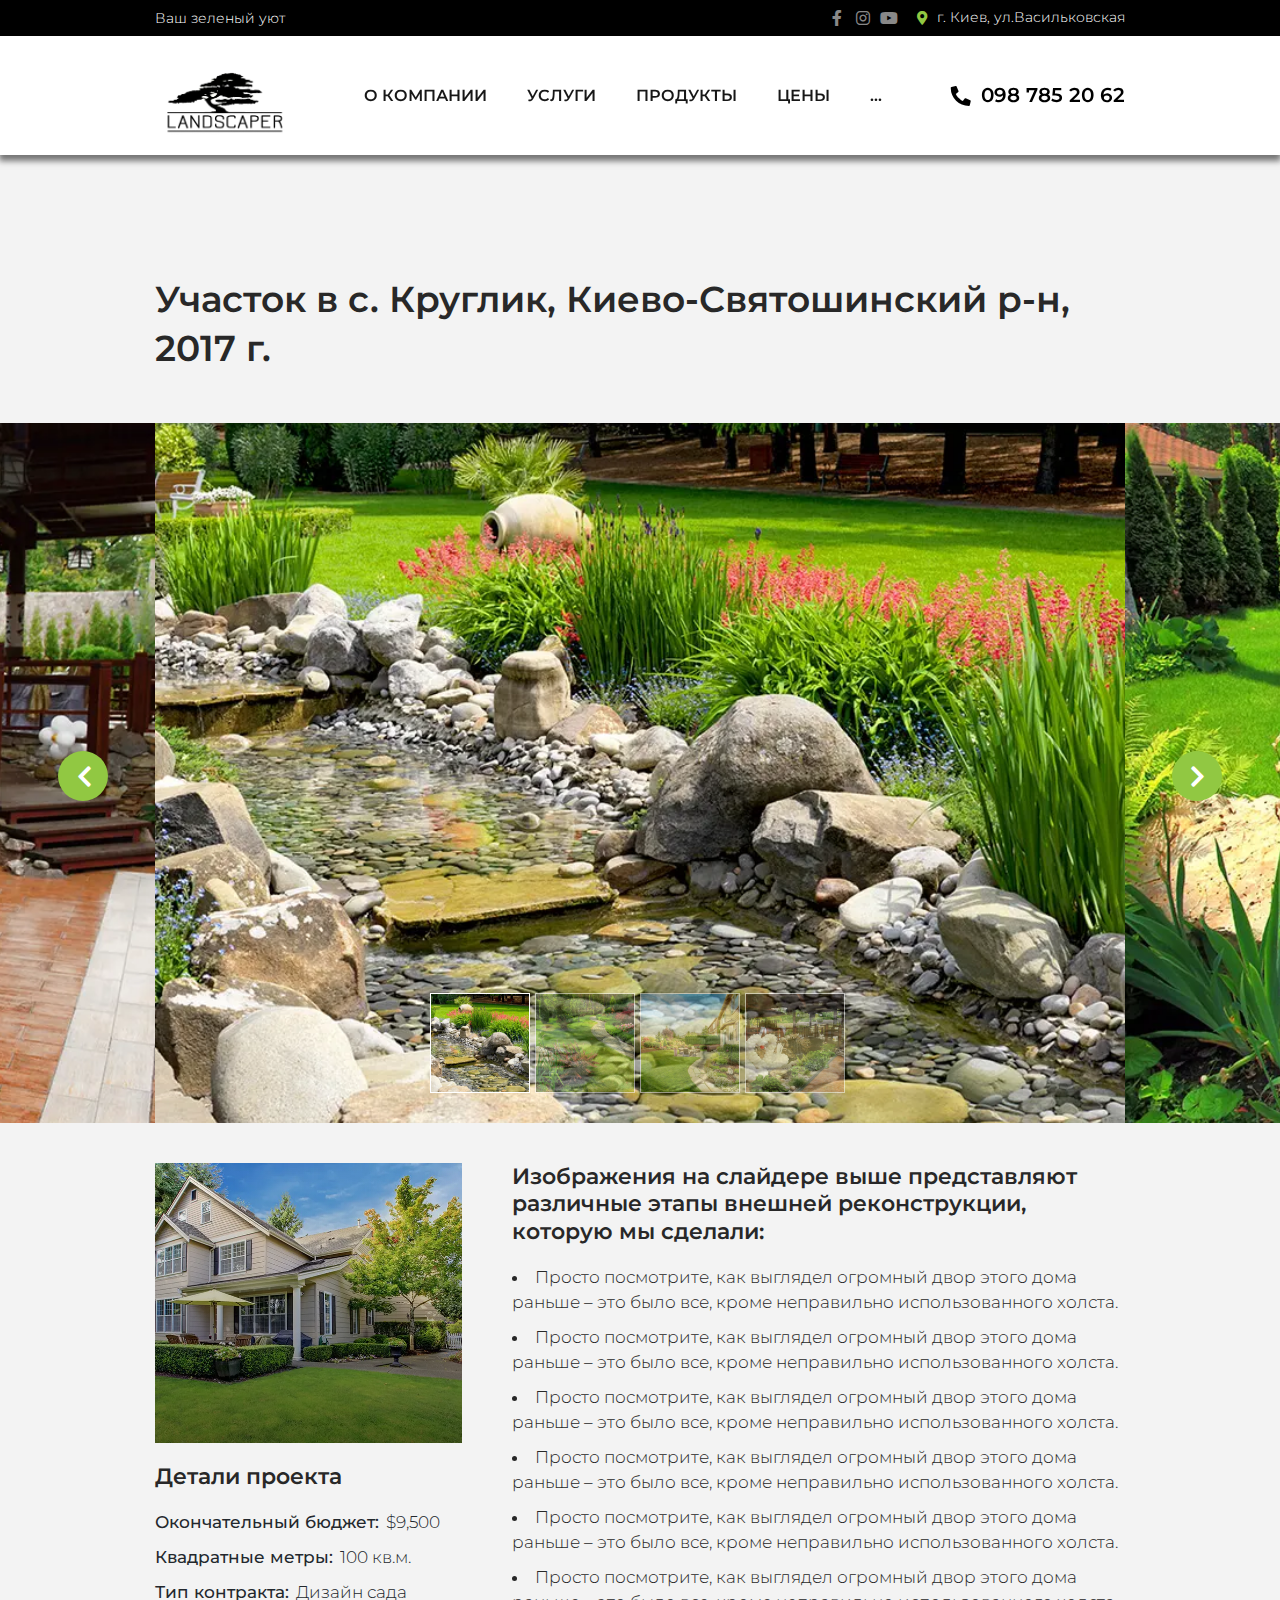
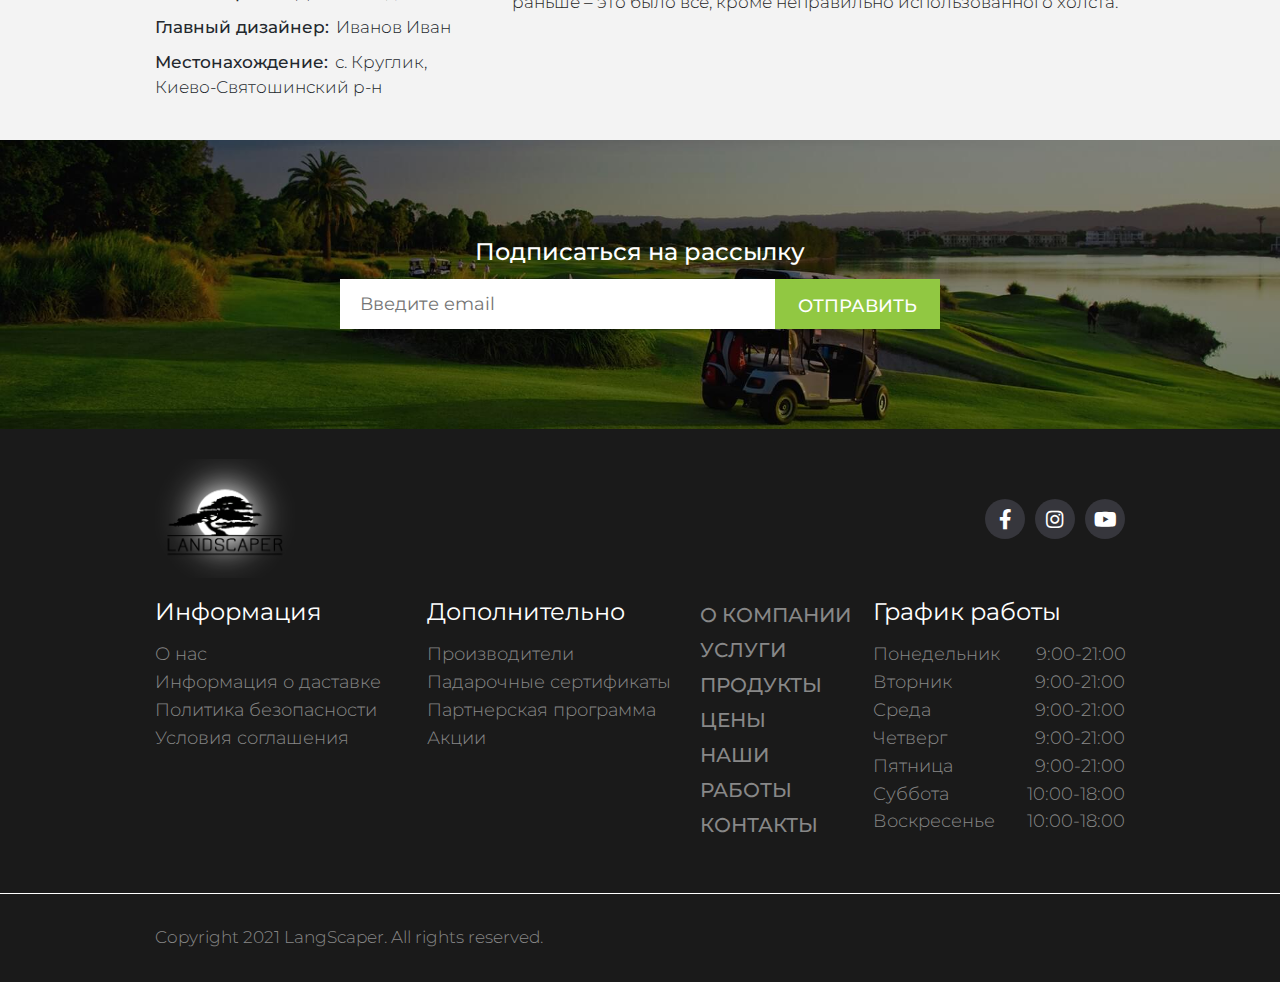
<file: project.html>
<!DOCTYPE html><html lang="ru"><head>   <meta charset="UTF-8"><link rel="stylesheet" href="assets/css/baguetteBox.min.css"><link rel="stylesheet" href="assets/css/swiper.min.css"><link rel="stylesheet" href="assets/css/style.min.css"><link rel="shortcut icon" href="assets/images/favicon.png" type="image/png"><!-- Useful meta tags --><meta name="format-detection" content="telephone=no"><!-- <meta name="viewport" content="width=device-width, initial-scale=1.0, maximum-scale=1.0, user-scalable=0"> --><!-- <meta name="robots" content="noindex, nofollow"> --><!-- <meta name="google" content="notranslate"> --><!-- <meta http-equiv="x-ua-compatible" content="ie=edge"> --><meta name="viewport" content="width=device-width, initial-scale=1.0"><title>Project-LandScaper</title></head><body class="_lock">   <!-- preloader -->   <div class="page-preloader-cover" id="preloader">      <div class="page-preloader">         <div class="page-preloader__cube page-preloader--cube1"></div>         <div class="page-preloader__cube page-preloader--cube2"></div>         <div class="page-preloader__cube page-preloader--cube4"></div>         <div class="page-preloader__cube page-preloader--cube3"></div>      </div>   </div>   <!-- /preloader -->   <div class="wrapper">      <header class="header">   <div class="header__fixed" id="headerFixed">      <div class="top-panel">         <div class="_container">            <div class="top-panel__inner">               <div class="top-panel__left">                  <div class="top-panel__message">Ваш зеленый уют</div>               </div>               <div class="top-panel__right">                  <div class="top-panel__socials socials">                     <ul class="socials__list">                        <li class="socials__item"><a class="socials__link _icon-facebook" href="##"></a></li>                        <li class="socials__item"><a class="socials__link _icon-instagram" href="##"></a></li>                        <li class="socials__item"><a class="socials__link _icon-youtube" href="##"></a></li>                     </ul>                  </div>                  <div class="info-block address ">                     <a class="address__link _icon-map-marker" target="_blank"                        href="https://goo.gl/maps/Ma7sZh17yhuVYkZJA"> г. Киев,                        ул.Васильковская</a>                  </div>               </div><!-- top-panel__right -->            </div><!-- top-panel__inner -->         </div><!--  .container -->      </div><!-- .top-panel -->      <div class="header__inner _container">         <div class="header__logo logo">            <a class="logo__link" href="index.html">               <picture><source srcset="assets/images/logo.webp" type="image/webp"><img class="logo__img" src="assets/images/logo.png" alt="Логотип"></picture>            </a>         </div>         <nav class="main-navigation">            <ul class="menu">               <li class="nav-item"><a class="nav-link " href="about.html">О                     компании</a>               </li>               <li class="nav-item">                  <a class="nav-link " href="##">Услуги                  </a>                  <span class="sub-menu-toggle arrow _icon-arrow-menu"></span>                  <ul class="sub-menu sub-menu-1">                     <li><a href="service.html">Ландшафтное проектирование                        </a>                     </li>                     <li><a href="#">Системи автоматичного полива                        </a>                     </li>                     <li><a href="#">Рулонный и посевной газон                        </a>                     </li>                     <li><a href="#">Искусственный газон                        </a>                     </li>                     <li><a href="#">Дренажные системы                        </a>                     </li>                     <li><a href="#">Дождевая канализация                        </a>                     </li>                     <li><a href="#">Ландшафтный освещения                        </a>                     </li>                     <li><a href="#">Декоратиные водоемы                        </a>                     </li>                     <li><a href="#">Сервисное обслуживание                        </a>                     </li>                  </ul>               </li>               <li class="nav-item">                  <a class="nav-link " href="##">Продукты                  </a>                  <span class="arrow sub-menu-toggle _icon-arrow-menu"></span>                  <ul class="sub-menu">                     <li><a href="product.html">Рулонный газон                        </a>                     </li>                     <li><a href="#">Удобрения для газона                        </a>                     </li>                     <li><a href="#">Штык газон                        </a>                     </li>                     <li><a href="#">Садовый бордюр                        </a>                     </li>                     <li><a href="#">Геотекстиль                        </a>                     </li>                     <li><a href="#">Кора                        </a>                     </li>                  </ul>               </li>               <li id="nav-item-5" class="nav-item">                  <a class="nav-link " href="prices.html">Цены                  </a>               </li>               <li id="nav-item-4" class="nav-item">                  <a class="nav-link  " href="portfolio.html">Наши работы                  </a>               </li>               <li id="nav-item-2" class="nav-item">                  <a class="nav-link " href="contacts.html">Контакты                  </a>               </li>               <!-- Скрытое меню -->               <li id="nav-item-1" class="nav-item hidden"><a class="nav-link" href="#">...</a>                  <span class="sub-menu-toggle arrow fas fa-chevron-down"></span>                  <ul class="sub-menu">                     <li><a class="" href="portfolio.html">Наши работы</a>                     </li>                     <li><a href="contacts.html">Контакты</a>                     </li>                  </ul>               </li>               <li id="nav-item-3" class="nav-item hidden"><a class="nav-link" href="#">...</a>                  <span class="sub-menu-toggle arrow fas fa-chevron-down"></span>                  <ul class="sub-menu">                     <li><a href="prices.html">Цены</a>                     </li>                     <li><a class="" href="portfolio.html">Наши работы</a>                     </li>                     <li><a href="contacts.html">Контакты</a>                     </li>                  </ul>               </li>               <!-- /Скрытое меню -->            </ul><!-- menu -->         </nav><!-- main-navigation -->         <div class="header__tel tel">            <a class="tel__link _icon-phone" href="tel:0987852062">098 785 20 62</a>         </div>         <!-- burgre-menu -->         <div class="icon__menu">            <span></span>         </div>         <!-- /burgre-menu -->      </div>   </div></header>      <main class="page">         <section class="project">            <div class="project__inner _container">               <div class="project__title title">                  <h3>Участок в с. Круглик, Киево-Святошинский р-н, 2017 г.</h3>               </div>               <!-- Главный контейнер слайдера -->               <div class="project-full-slider swiper-container">                  <!-- Обязательная оболочка -->                  <div class="project-full-slider__wrapper swiper-wrapper">                     <!-- Слайд-1 -->                     <div class="project-full-slider__slide swiper-slide">                        <!-- Контент внутри слайда -->                        <div class="project-full-slider__image">                           <picture><source srcset="assets/images/project3.webp" type="image/webp"><img src="assets/images/project3.jpg" alt="Проект"></picture>                        </div>                     </div><!-- swiper-slide -->                     <!-- Слайд-2 -->                     <div class="project-full-slider__slide swiper-slide">                        <!-- Контент внутри слайда -->                        <div class="project-full-slider__image">                           <picture><source srcset="assets/images/project4.webp" type="image/webp"><img src="assets/images/project4.jpg" alt="Проект"></picture>                        </div>                     </div><!-- swiper-slide -->                     <!-- Слайд-3 -->                     <div class="project-full-slider__slide swiper-slide">                        <!-- Контент внутри слайда -->                        <div class="project-full-slider__image">                           <picture><source srcset="assets/images/project5.webp" type="image/webp"><img src="assets/images/project5.jpg" alt="Проект"></picture>                        </div>                     </div><!-- swiper-slide -->                     <!-- Слайд-4 -->                     <div class="project-full-slider__slide swiper-slide">                        <!-- Контент внутри слайда -->                        <div class="project-full-slider__image">                           <picture><source srcset="assets/images/project6.webp" type="image/webp"><img src="assets/images/project6.jpg" alt="Проект"></picture>                        </div>                     </div><!-- swiper-slide -->                  </div><!-- swiper-wrapper -->                  <!-- Добавляем стрелки управления -->                  <div class="swiper-button-prev"></div>                  <div class="swiper-button-next"></div>                  <!-- Миниатюры. Превью. Trumbs -->                  <div class="project-mini-slider swiper-container">                     <!-- Обязательная оболочка -->                     <div class="project-mini-slider__wrapper swiper-wrapper">                        <!-- Слайд-1 -->                        <div class="project-mini-slider__slide swiper-slide">                           <!-- Контент внутри слайда -->                           <div class="project-mini-slider__image">                              <picture><source srcset="assets/images/project3.webp" type="image/webp"><img src="assets/images/project3.jpg" alt="Проект"></picture>                           </div>                        </div><!-- swiper-slide -->                        <!-- Слайд-2 -->                        <div class="project-mini-slider__slide swiper-slide">                           <!-- Контент внутри слайда -->                           <div class="project-mini-slider__image">                              <picture><source srcset="assets/images/project4.webp" type="image/webp"><img src="assets/images/project4.jpg" alt="Проект"></picture>                           </div>                        </div><!-- swiper-slide -->                        <!-- Слайд-3 -->                        <div class="project-mini-slider__slide swiper-slide">                           <!-- Контент внутри слайда -->                           <div class="project-mini-slider__image">                              <picture><source srcset="assets/images/project5.webp" type="image/webp"><img src="assets/images/project5.jpg" alt="Проект"></picture>                           </div>                        </div><!-- swiper-slide -->                        <!-- Слайд-4 -->                        <div class="project-mini-slider__slide swiper-slide">                           <!-- Контент внутри слайда -->                           <div class="project-mini-slider__image">                              <picture><source srcset="assets/images/project6.webp" type="image/webp"><img src="assets/images/project6.jpg" alt="Проект"></picture>                           </div>                        </div><!-- swiper-slide -->                     </div><!-- swiper-wrapper -->                  </div><!-- swiper-container -->                  <!-- Добавляем пагинацию -->                  <!-- <div class="swiper-pagination"></div> -->                  <!-- Добавляем полосу прокрутки(scrollbar) -->                  <!-- <div class="swiper-scrollbar"></div> -->               </div><!-- swiper-container -->               <div class="project__content">                  <div class="project__row">                     <div class="project__column project__column_left">                        <a class="project__link gallery" href="assets/images/bg_11.jpg"                           title="Участок в г. Буча, Киевская обл. Весна 2017 г">                           <picture><source srcset="assets/images/bg_11.webp" type="image/webp"><img class="project__img" src="assets/images/bg_11.jpg" alt="Проект"></picture>                           <span class="cover _icon-search-plus"></span>                        </a>                        <h5 class="project__subtitle subtitle">                           Детали проекта                        </h5>                        <ul class="project__details">                           <li class="project__item">Окончательный бюджет:<span>$9,500</span>                           </li>                           <li class="project__item">Квадратные метры:<span>100 кв.м.</span></li>                           <li class="project__item">Тип контракта:<span>Дизайн сада</span></li>                           <li class="project__item">Главный дизайнер:<span>Иванов Иван</span></li>                           <li class="project__item">Местонахождение:<span>с. Круглик, Киево-Святошинский р-н</span>                           </li>                        </ul>                     </div><!-- project__column -->                     <div class="project__column project__column_right">                        <h5 class="project__subtitle subtitle">                           Изображения на слайдере выше представляют различные этапы внешней реконструкции, которую мы                           сделали:                        </h5>                        <ul class="project__list">                           <li>Просто посмотрите, как выглядел огромный двор этого дома раньше – это было все, кроме                              неправильно использованного холста.                           </li>                           <li>Просто посмотрите, как выглядел огромный двор этого дома раньше – это было все, кроме                              неправильно использованного холста.                           </li>                           <li>Просто посмотрите, как выглядел огромный двор этого дома раньше – это было все, кроме                              неправильно использованного холста.                           </li>                           <li>Просто посмотрите, как выглядел огромный двор этого дома раньше – это было все, кроме                              неправильно использованного холста.                           </li>                           <li>Просто посмотрите, как выглядел огромный двор этого дома раньше – это было все, кроме                              неправильно использованного холста.                           </li>                           <li>Просто посмотрите, как выглядел огромный двор этого дома раньше – это было все, кроме                              неправильно использованного холста.                           </li>                        </ul>                     </div><!-- project__column -->                  </div><!-- project__row -->               </div><!-- project__content -->            </div><!-- project__inner _container -->         </section><!-- project -->         <div class="subscription" style="background-image: url('assets/images/bg_2.jpg') ;">   <div class="subscription__inner _container">      <div class="subscription__title">         <h4>Подписаться на рассылку</h4>      </div>      <div class="subscription__bodu">         <form class="subscription__form" action="/" method="POST">            <input class="form__input" type="email" name="subscription-email" placeholder="Введите email">            <button class="form__btn btn" type="submit">               Отправить            </button>         </form>      </div>   </div><!-- subscription__inner _container --></div><!-- subscription -->      </main>      <footer class="footer">   <div class="footer__inner _container">      <div class="footer-top">         <div class="footer-top__logo logo">            <a class="logo__link" href="##">               <picture><source srcset="assets/images/logo.webp" type="image/webp"><img class="logo__img" src="assets/images/logo.png" alt="Логотип"></picture>            </a>         </div>         <div class="footer-top__socials socials">            <ul class="socials__list">               <li class="socials__item"><a class="socials__link _icon-facebook" href="##"></a></li>               <li class="socials__item"><a class="socials__link _icon-instagram" href="##"></a></li>               <li class="socials__item"><a class="socials__link _icon-youtube" href="##"></a></li>            </ul>         </div>      </div>      <div class="footer-bootom">         <div class="footer__items">            <div class="footer__item">               <div class="information">                  <div class="information__title footer-title">                     <h5>Информация</h5>                  </div>                  <ul class="information__list">                     <li class="information__item"><a class="information__link" href="##">О нас</a> </li>                     <li class="information__item"><a class="information__link" href="##">Информация о даставке</a>                     </li>                     <li class="information__item"><a class="information__link" href="##">Политика безопасности</a>                     </li>                     <li class="information__item"><a class="information__link" href="##">Условия соглашения</a></li>                  </ul>               </div><!-- information -->            </div><!-- footer__item -->            <div class="footer__item">               <div class="additional-information">                  <div class="additional-information__title footer-title">                     <h5>Дополнительно</h5>                  </div>                  <ul class="additional-information__list">                     <li class="additional-information__item"><a class="additional-information__link" href="##">Производители</a></li>                     <li class="additional-information__item"><a class="additional-information__link" href="##">Падарочные сертификаты</a></li>                     <li class="additional-information__item"><a class="additional-information__link" href="##">Партнерская программа</a></li>                     <li class="additional-information__item"><a class="additional-information__link" href="##">Акции</a></li>                  </ul><!-- additional-information__list -->               </div><!-- additional-information -->            </div><!-- footer__item -->            <div class="footer__item">               <ul class="footer-menu__list">                  <li class="footer-menu__item"><a class="footer-menu__link" href="about.html">О компании</a></li>                  <li class="footer-menu__item"><a class="footer-menu__link" href="services.html">Услуги</a></li>                  <li class="footer-menu__item"><a class="footer-menu__link" href="products.html">Продукты</a></li>                  <li class="footer-menu__item"><a class="footer-menu__link" href="prices.html">Цены</a></li>                  <li class="footer-menu__item"><a class="footer-menu__link" href="portfolio.html">Наши работы</a></li>                  <li class="footer-menu__item"><a class="footer-menu__link" href="contacts.html">Контакты</a></li>               </ul>            </div>            <div class="footer__item">               <div class="schedule">                  <div class="schedule__title footer-title">                     <h5>График работы</h5>                  </div>                  <ul class="schedule__list">                     <li class="schedule__item">                        <span class="schedule__date">Понедельник</span><span class="schedule__time">9:00-21:00</span>                     </li>                     <li class="schedule__item">                        <span class="schedule__date">Вторник</span><span class="schedule__time">9:00-21:00</span>                     </li>                     <li class="schedule__item">                        <span class="schedule__date">Среда</span><span class="schedule__time">9:00-21:00</span>                     </li>                     <li class="schedule__item">                        <span class="schedule__date">Четверг</span><span class="schedule__time">9:00-21:00</span>                     </li>                     <li class="schedule__item">                        <span class="schedule__date">Пятница</span><span class="schedule__time">9:00-21:00</span>                     </li>                     <li class="schedule__item">                        <span class="schedule__date">Суббота</span><span class="schedule__time">10:00-18:00</span>                     </li>                     <li class="schedule__item">                        <span class="schedule__date">Воскресенье</span><span class="schedule__time">10:00-18:00</span>                     </li>                  </ul><!-- schedule__list -->               </div><!-- schedule -->            </div><!-- footer__item -->         </div><!-- footer__items -->      </div><!-- footer-bootom -->   </div><!-- footer__inner _container -->   <div class="footer-die">      <div class="footer-die__copyright _container">         <span>Copyright 2021 LangScaper. All rights reserved.</span>      </div>   </div></footer>   </div><!-- wrapper -->   <button class="_icon-arrow-top arrow-to-show" id="toTop"></button>   <script src="https://code.jquery.com/jquery-3.6.0.min.js" ></script><script src="assets/js/script.min.js"></script></body></html>
</file>
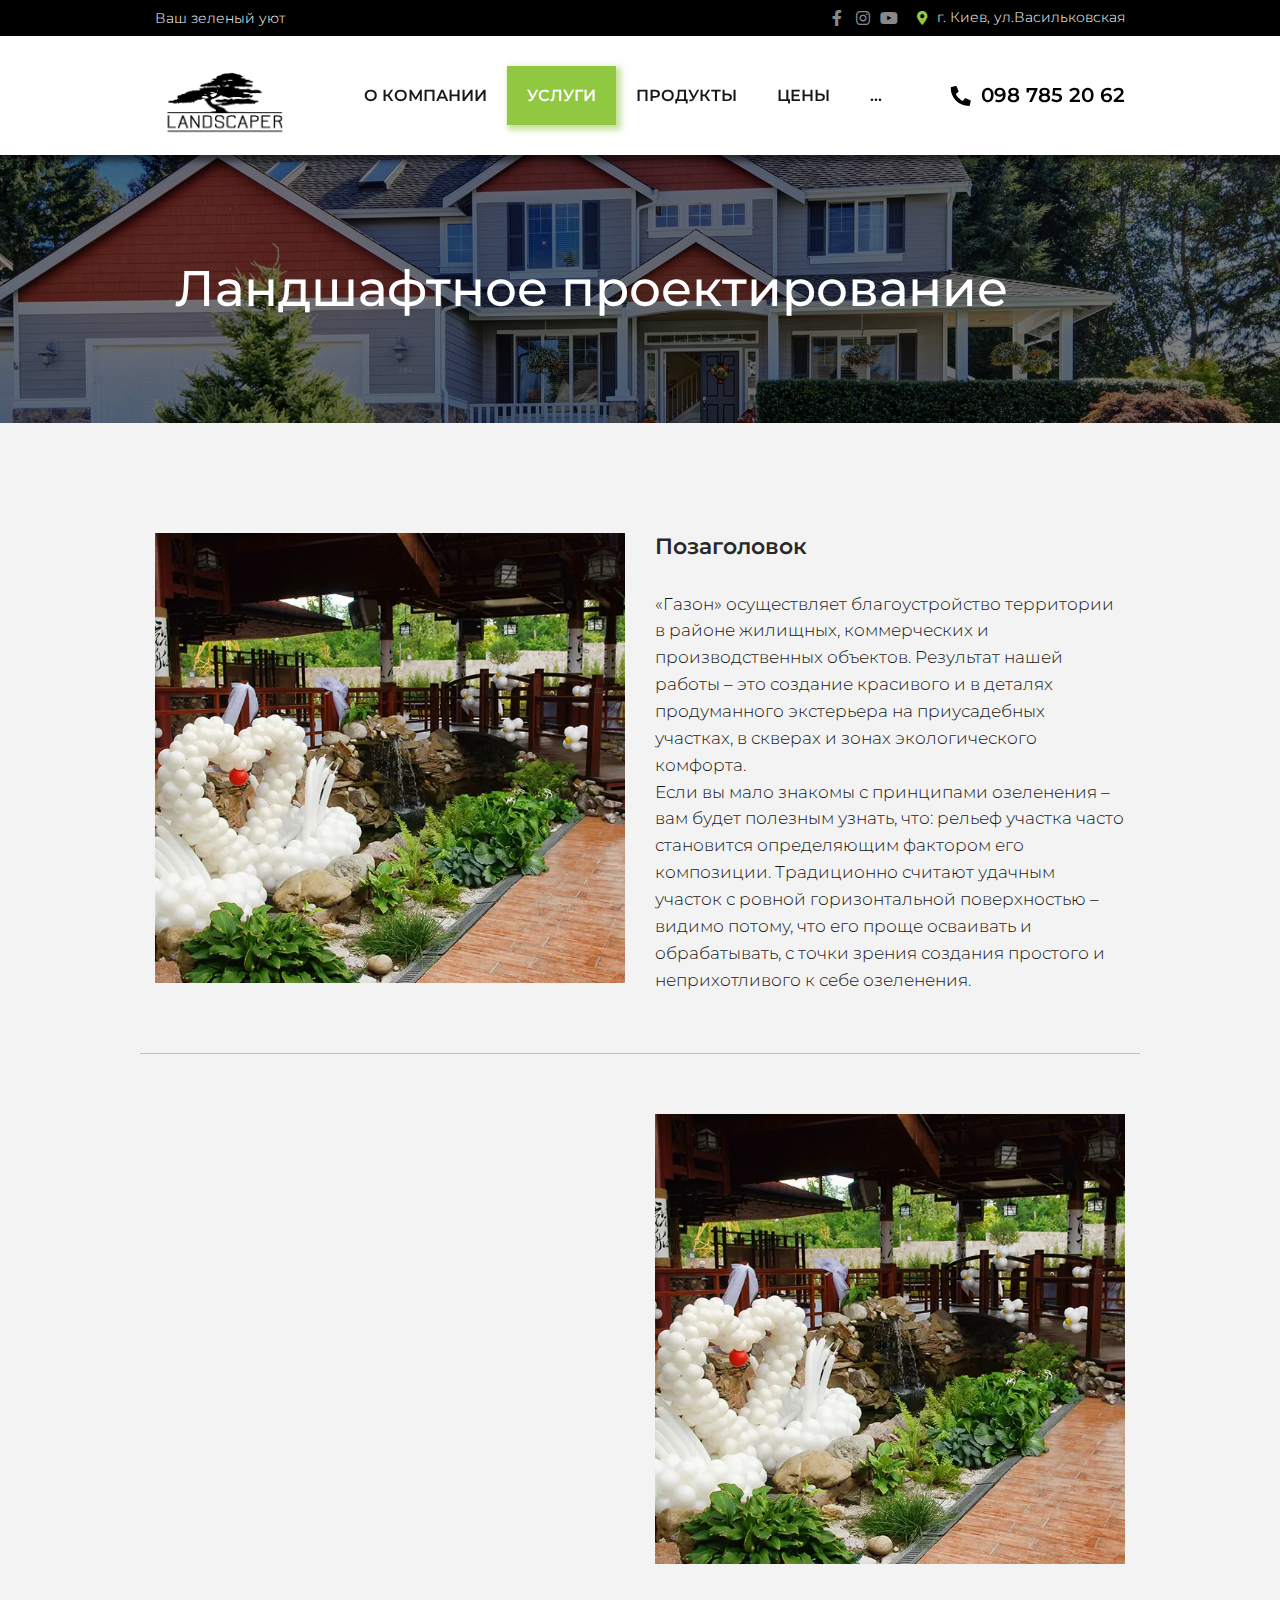
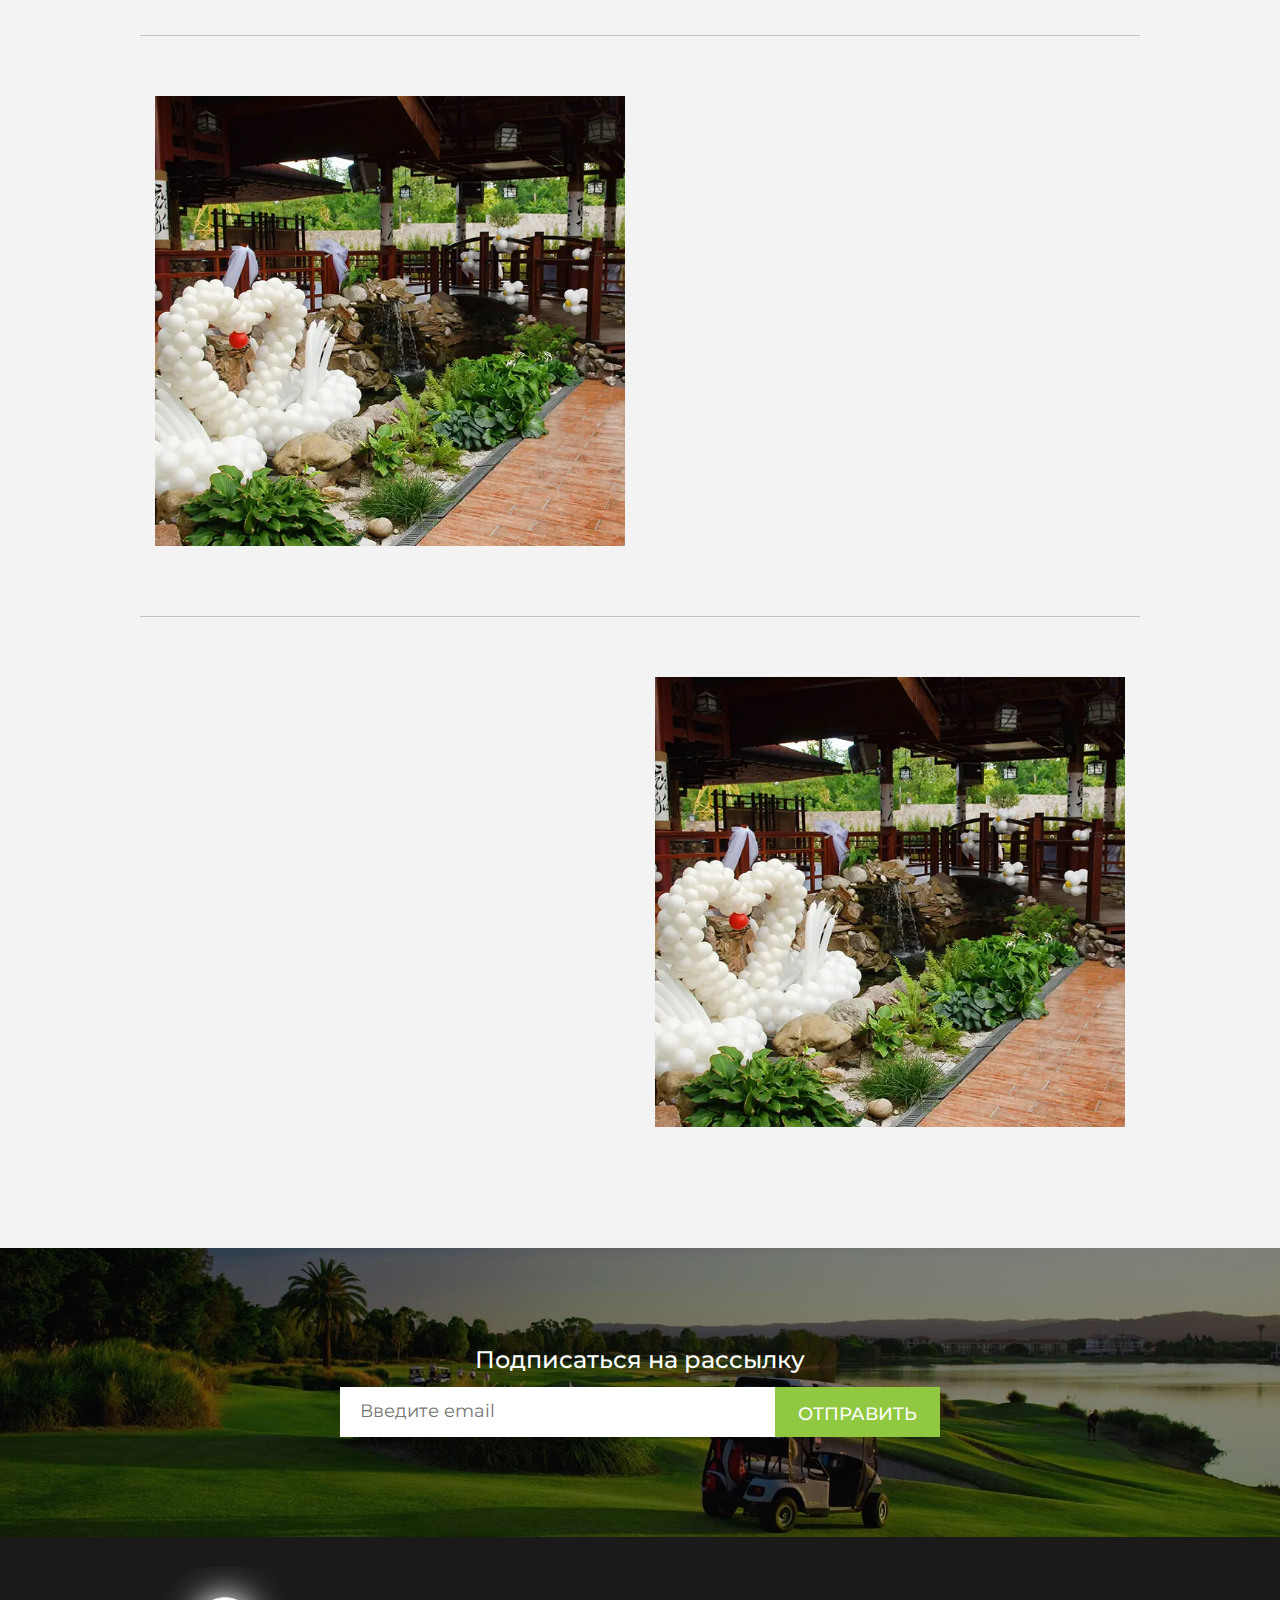
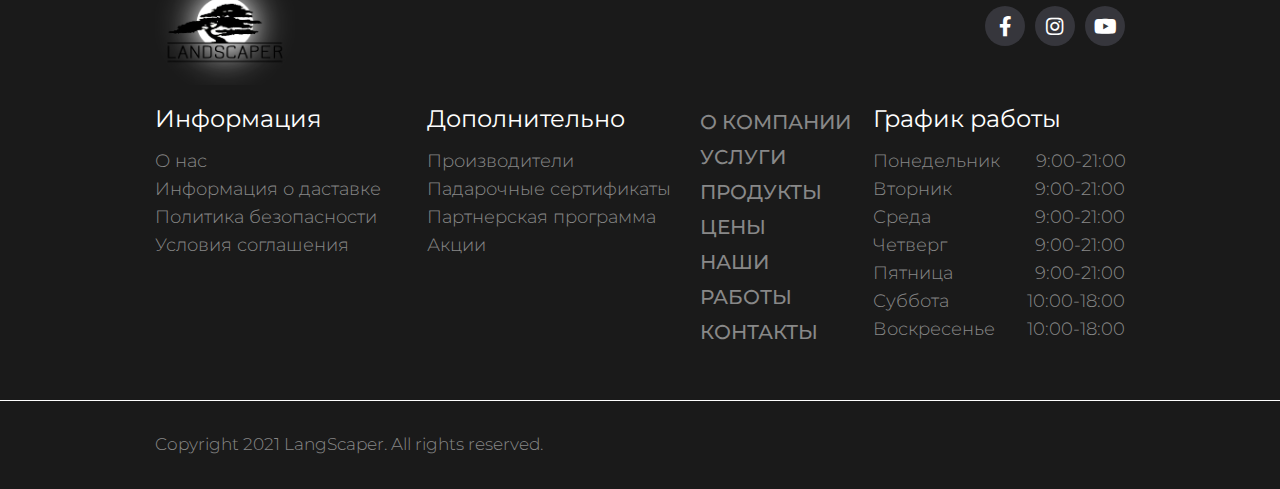
<file: service.html>
<!DOCTYPE html><html lang="ru"><head>   <meta charset="UTF-8"><link rel="stylesheet" href="assets/css/baguetteBox.min.css"><link rel="stylesheet" href="assets/css/swiper.min.css"><link rel="stylesheet" href="assets/css/style.min.css"><link rel="shortcut icon" href="assets/images/favicon.png" type="image/png"><!-- Useful meta tags --><meta name="format-detection" content="telephone=no"><!-- <meta name="viewport" content="width=device-width, initial-scale=1.0, maximum-scale=1.0, user-scalable=0"> --><!-- <meta name="robots" content="noindex, nofollow"> --><!-- <meta name="google" content="notranslate"> --><!-- <meta http-equiv="x-ua-compatible" content="ie=edge"> --><meta name="viewport" content="width=device-width, initial-scale=1.0"><title>Service-LandScaper</title></head><body class="_lock">   <!-- preloader -->   <div class="page-preloader-cover" id="preloader">      <div class="page-preloader">         <div class="page-preloader__cube page-preloader--cube1"></div>         <div class="page-preloader__cube page-preloader--cube2"></div>         <div class="page-preloader__cube page-preloader--cube4"></div>         <div class="page-preloader__cube page-preloader--cube3"></div>      </div>   </div>   <!-- /preloader -->   <div class="wrapper">      <header class="header">   <div class="header__fixed" id="headerFixed">      <div class="top-panel">         <div class="_container">            <div class="top-panel__inner">               <div class="top-panel__left">                  <div class="top-panel__message">Ваш зеленый уют</div>               </div>               <div class="top-panel__right">                  <div class="top-panel__socials socials">                     <ul class="socials__list">                        <li class="socials__item"><a class="socials__link _icon-facebook" href="##"></a></li>                        <li class="socials__item"><a class="socials__link _icon-instagram" href="##"></a></li>                        <li class="socials__item"><a class="socials__link _icon-youtube" href="##"></a></li>                     </ul>                  </div>                  <div class="info-block address ">                     <a class="address__link _icon-map-marker" target="_blank"                        href="https://goo.gl/maps/Ma7sZh17yhuVYkZJA"> г. Киев,                        ул.Васильковская</a>                  </div>               </div><!-- top-panel__right -->            </div><!-- top-panel__inner -->         </div><!--  .container -->      </div><!-- .top-panel -->      <div class="header__inner _container">         <div class="header__logo logo">            <a class="logo__link" href="index.html">               <picture><source srcset="assets/images/logo.webp" type="image/webp"><img class="logo__img" src="assets/images/logo.png" alt="Логотип"></picture>            </a>         </div>         <nav class="main-navigation">            <ul class="menu">               <li class="nav-item"><a class="nav-link " href="about.html">О                     компании</a>               </li>               <li class="nav-item">                  <a class="nav-link _active-link" href="##">Услуги                  </a>                  <span class="sub-menu-toggle arrow _icon-arrow-menu"></span>                  <ul class="sub-menu sub-menu-1">                     <li><a href="service.html">Ландшафтное проектирование                        </a>                     </li>                     <li><a href="#">Системи автоматичного полива                        </a>                     </li>                     <li><a href="#">Рулонный и посевной газон                        </a>                     </li>                     <li><a href="#">Искусственный газон                        </a>                     </li>                     <li><a href="#">Дренажные системы                        </a>                     </li>                     <li><a href="#">Дождевая канализация                        </a>                     </li>                     <li><a href="#">Ландшафтный освещения                        </a>                     </li>                     <li><a href="#">Декоратиные водоемы                        </a>                     </li>                     <li><a href="#">Сервисное обслуживание                        </a>                     </li>                  </ul>               </li>               <li class="nav-item">                  <a class="nav-link " href="##">Продукты                  </a>                  <span class="arrow sub-menu-toggle _icon-arrow-menu"></span>                  <ul class="sub-menu">                     <li><a href="product.html">Рулонный газон                        </a>                     </li>                     <li><a href="#">Удобрения для газона                        </a>                     </li>                     <li><a href="#">Штык газон                        </a>                     </li>                     <li><a href="#">Садовый бордюр                        </a>                     </li>                     <li><a href="#">Геотекстиль                        </a>                     </li>                     <li><a href="#">Кора                        </a>                     </li>                  </ul>               </li>               <li id="nav-item-5" class="nav-item">                  <a class="nav-link " href="prices.html">Цены                  </a>               </li>               <li id="nav-item-4" class="nav-item">                  <a class="nav-link  " href="portfolio.html">Наши работы                  </a>               </li>               <li id="nav-item-2" class="nav-item">                  <a class="nav-link " href="contacts.html">Контакты                  </a>               </li>               <!-- Скрытое меню -->               <li id="nav-item-1" class="nav-item hidden"><a class="nav-link" href="#">...</a>                  <span class="sub-menu-toggle arrow fas fa-chevron-down"></span>                  <ul class="sub-menu">                     <li><a class="" href="portfolio.html">Наши работы</a>                     </li>                     <li><a href="contacts.html">Контакты</a>                     </li>                  </ul>               </li>               <li id="nav-item-3" class="nav-item hidden"><a class="nav-link" href="#">...</a>                  <span class="sub-menu-toggle arrow fas fa-chevron-down"></span>                  <ul class="sub-menu">                     <li><a href="prices.html">Цены</a>                     </li>                     <li><a class="" href="portfolio.html">Наши работы</a>                     </li>                     <li><a href="contacts.html">Контакты</a>                     </li>                  </ul>               </li>               <!-- /Скрытое меню -->            </ul><!-- menu -->         </nav><!-- main-navigation -->         <div class="header__tel tel">            <a class="tel__link _icon-phone" href="tel:0987852062">098 785 20 62</a>         </div>         <!-- burgre-menu -->         <div class="icon__menu">            <span></span>         </div>         <!-- /burgre-menu -->      </div>   </div></header>      <main class="page">         <section class="service">            <div class="service__top-bg top-die" style="background-image: url('assets/images/item4.jpg');">               <div class="service__title title _container top-die__title">                  <h4>Ландшафтное проектирование</h4>               </div>            </div>            <div class="service__inner _container">               <div class="service__content">                  <div class="service__row">                     <div class="service__column">                        <div class="service__images">                           <picture><source srcset="assets/images/project6.webp" type="image/webp"><img src="assets/images/project6.jpg" alt="Картинка"></picture>                        </div>                     </div>                     <div class="service__column">                        <div class="service__text _anim-items _anim-no-hide">                           <div class="service__subtitle subtitle">                              <h2>Позаголовок</h2>                           </div>                           <div class="service__desc text ">                              <p>«Газон» осуществляет благоустройство территории в районе жилищных, коммерческих и                                 производственных объектов. Результат нашей работы – это создание красивого и в деталях                                 продуманного экстерьера на приусадебных участках, в скверах и зонах экологического                                 комфорта.</p>                              <p>Если вы мало знакомы с принципами озеленения – вам будет полезным узнать, что: рельеф                                 участка часто становится определяющим фактором его композиции. Традиционно считают                                 удачным участок с ровной горизонтальной поверхностью – видимо потому, что его проще                                 осваивать и обрабатывать, с точки зрения создания простого и неприхотливого к себе                                 озеленения.</p>                           </div>                        </div>                     </div>                  </div>                  <div class="service__row">                     <div class="service__column">                        <div class="service__images">                           <picture><source srcset="assets/images/project6.webp" type="image/webp"><img src="assets/images/project6.jpg" alt="Картинка"></picture>                        </div>                     </div>                     <div class="service__column">                        <div class="service__text _anim-items _anim-no-hide">                           <div class="service__subtitle subtitle">                              <h2>Позаголовок</h2>                           </div>                           <div class="service__desc text ">                              <p>«Газон» осуществляет благоустройство территории в районе жилищных, коммерческих и                                 производственных объектов. Результат нашей работы – это создание красивого и в деталях                                 продуманного экстерьера на приусадебных участках, в скверах и зонах экологического                                 комфорта.</p>                              <p>Если вы мало знакомы с принципами озеленения – вам будет полезным узнать, что: рельеф                                 участка часто становится определяющим фактором его композиции. Традиционно считают                                 удачным участок с ровной горизонтальной поверхностью – видимо потому, что его проще                                 осваивать и обрабатывать, с точки зрения создания простого и неприхотливого к себе                                 озеленения.</p>                           </div>                        </div>                     </div>                  </div>                  <div class="service__row">                     <div class="service__column">                        <div class="service__images">                           <picture><source srcset="assets/images/project6.webp" type="image/webp"><img src="assets/images/project6.jpg" alt="Картинка"></picture>                        </div>                     </div>                     <div class="service__column">                        <div class="service__text _anim-items _anim-no-hide">                           <div class="service__subtitle subtitle">                              <h2>Позаголовок</h2>                           </div>                           <div class="service__desc text ">                              <p>«Газон» осуществляет благоустройство территории в районе жилищных, коммерческих и                                 производственных объектов. Результат нашей работы – это создание красивого и в деталях                                 продуманного экстерьера на приусадебных участках, в скверах и зонах экологического                                 комфорта.</p>                              <p>Если вы мало знакомы с принципами озеленения – вам будет полезным узнать, что: рельеф                                 участка часто становится определяющим фактором его композиции. Традиционно считают                                 удачным участок с ровной горизонтальной поверхностью – видимо потому, что его проще                                 осваивать и обрабатывать, с точки зрения создания простого и неприхотливого к себе                                 озеленения.</p>                           </div>                        </div>                     </div>                  </div>                  <div class="service__row">                     <div class="service__column">                        <div class="service__images">                           <picture><source srcset="assets/images/project6.webp" type="image/webp"><img src="assets/images/project6.jpg" alt="Картинка"></picture>                        </div>                     </div>                     <div class="service__column">                        <div class="service__text _anim-items _anim-no-hide">                           <div class="service__subtitle subtitle">                              <h2>Позаголовок</h2>                           </div>                           <div class="service__desc text ">                              <p>«Газон» осуществляет благоустройство территории в районе жилищных, коммерческих и                                 производственных объектов. Результат нашей работы – это создание красивого и в деталях                                 продуманного экстерьера на приусадебных участках, в скверах и зонах экологического                                 комфорта.</p>                              <p>Если вы мало знакомы с принципами озеленения – вам будет полезным узнать, что: рельеф                                 участка часто становится определяющим фактором его композиции. Традиционно считают                                 удачным участок с ровной горизонтальной поверхностью – видимо потому, что его проще                                 осваивать и обрабатывать, с точки зрения создания простого и неприхотливого к себе                                 озеленения.</p>                           </div>                        </div>                     </div>                  </div>               </div><!-- service__content -->            </div><!-- service__inner _container -->         </section><!-- service -->         <div class="subscription" style="background-image: url('assets/images/bg_2.jpg') ;">   <div class="subscription__inner _container">      <div class="subscription__title">         <h4>Подписаться на рассылку</h4>      </div>      <div class="subscription__bodu">         <form class="subscription__form" action="/" method="POST">            <input class="form__input" type="email" name="subscription-email" placeholder="Введите email">            <button class="form__btn btn" type="submit">               Отправить            </button>         </form>      </div>   </div><!-- subscription__inner _container --></div><!-- subscription -->      </main>      <footer class="footer">   <div class="footer__inner _container">      <div class="footer-top">         <div class="footer-top__logo logo">            <a class="logo__link" href="##">               <picture><source srcset="assets/images/logo.webp" type="image/webp"><img class="logo__img" src="assets/images/logo.png" alt="Логотип"></picture>            </a>         </div>         <div class="footer-top__socials socials">            <ul class="socials__list">               <li class="socials__item"><a class="socials__link _icon-facebook" href="##"></a></li>               <li class="socials__item"><a class="socials__link _icon-instagram" href="##"></a></li>               <li class="socials__item"><a class="socials__link _icon-youtube" href="##"></a></li>            </ul>         </div>      </div>      <div class="footer-bootom">         <div class="footer__items">            <div class="footer__item">               <div class="information">                  <div class="information__title footer-title">                     <h5>Информация</h5>                  </div>                  <ul class="information__list">                     <li class="information__item"><a class="information__link" href="##">О нас</a> </li>                     <li class="information__item"><a class="information__link" href="##">Информация о даставке</a>                     </li>                     <li class="information__item"><a class="information__link" href="##">Политика безопасности</a>                     </li>                     <li class="information__item"><a class="information__link" href="##">Условия соглашения</a></li>                  </ul>               </div><!-- information -->            </div><!-- footer__item -->            <div class="footer__item">               <div class="additional-information">                  <div class="additional-information__title footer-title">                     <h5>Дополнительно</h5>                  </div>                  <ul class="additional-information__list">                     <li class="additional-information__item"><a class="additional-information__link" href="##">Производители</a></li>                     <li class="additional-information__item"><a class="additional-information__link" href="##">Падарочные сертификаты</a></li>                     <li class="additional-information__item"><a class="additional-information__link" href="##">Партнерская программа</a></li>                     <li class="additional-information__item"><a class="additional-information__link" href="##">Акции</a></li>                  </ul><!-- additional-information__list -->               </div><!-- additional-information -->            </div><!-- footer__item -->            <div class="footer__item">               <ul class="footer-menu__list">                  <li class="footer-menu__item"><a class="footer-menu__link" href="about.html">О компании</a></li>                  <li class="footer-menu__item"><a class="footer-menu__link" href="services.html">Услуги</a></li>                  <li class="footer-menu__item"><a class="footer-menu__link" href="products.html">Продукты</a></li>                  <li class="footer-menu__item"><a class="footer-menu__link" href="prices.html">Цены</a></li>                  <li class="footer-menu__item"><a class="footer-menu__link" href="portfolio.html">Наши работы</a></li>                  <li class="footer-menu__item"><a class="footer-menu__link" href="contacts.html">Контакты</a></li>               </ul>            </div>            <div class="footer__item">               <div class="schedule">                  <div class="schedule__title footer-title">                     <h5>График работы</h5>                  </div>                  <ul class="schedule__list">                     <li class="schedule__item">                        <span class="schedule__date">Понедельник</span><span class="schedule__time">9:00-21:00</span>                     </li>                     <li class="schedule__item">                        <span class="schedule__date">Вторник</span><span class="schedule__time">9:00-21:00</span>                     </li>                     <li class="schedule__item">                        <span class="schedule__date">Среда</span><span class="schedule__time">9:00-21:00</span>                     </li>                     <li class="schedule__item">                        <span class="schedule__date">Четверг</span><span class="schedule__time">9:00-21:00</span>                     </li>                     <li class="schedule__item">                        <span class="schedule__date">Пятница</span><span class="schedule__time">9:00-21:00</span>                     </li>                     <li class="schedule__item">                        <span class="schedule__date">Суббота</span><span class="schedule__time">10:00-18:00</span>                     </li>                     <li class="schedule__item">                        <span class="schedule__date">Воскресенье</span><span class="schedule__time">10:00-18:00</span>                     </li>                  </ul><!-- schedule__list -->               </div><!-- schedule -->            </div><!-- footer__item -->         </div><!-- footer__items -->      </div><!-- footer-bootom -->   </div><!-- footer__inner _container -->   <div class="footer-die">      <div class="footer-die__copyright _container">         <span>Copyright 2021 LangScaper. All rights reserved.</span>      </div>   </div></footer>   </div><!-- wrapper -->   <button class="_icon-arrow-top arrow-to-show" id="toTop"></button>   <script src="https://code.jquery.com/jquery-3.6.0.min.js" ></script><script src="assets/js/script.min.js"></script></body></html>
</file>
<file: assets/css/baguetteBox.min.css>
#baguetteBox-overlay{display:none;opacity:0;position:fixed;overflow:hidden;top:0;left:0;width:100%;height:100%;z-index:1000000;background-color:#222;background-color:rgba(0,0,0,.8);-webkit-transition:opacity .5s ease;-o-transition:opacity .5s ease;transition:opacity .5s ease}#baguetteBox-overlay.visible{opacity:1}#baguetteBox-overlay .full-image{display:inline-block;position:relative;width:100%;height:100%;text-align:center}#baguetteBox-overlay .full-image figure{display:inline;margin:0;height:100%}#baguetteBox-overlay .full-image img{display:inline-block;width:auto;height:auto;max-height:100%;max-width:1100px;vertical-align:middle;-o-object-fit:cover;object-fit:cover;-webkit-box-shadow:0 0 8px rgba(0,0,0,.6);box-shadow:0 0 8px rgba(0,0,0,.6)}#baguetteBox-overlay .full-image figcaption{display:block;position:absolute;bottom:0;width:100%;text-align:center;line-height:1.8;white-space:normal;color:#ccc;background-color:#000;background-color:rgba(0,0,0,.6);font-family:sans-serif}#baguetteBox-overlay .full-image:before{content:"";display:inline-block;height:50%;width:1px;margin-right:-1px}#baguetteBox-slider{position:absolute;left:0;top:0;height:100%;width:100%;white-space:nowrap;-webkit-transition:left .4s ease,-webkit-transform .4s ease;transition:left .4s ease,-webkit-transform .4s ease;-o-transition:left .4s ease,transform .4s ease;transition:left .4s ease,transform .4s ease;transition:left .4s ease,transform .4s ease,-webkit-transform .4s ease}#baguetteBox-slider.bounce-from-right{-webkit-animation:bounceFromRight .4s ease-out;animation:bounceFromRight .4s ease-out}#baguetteBox-slider.bounce-from-left{-webkit-animation:bounceFromLeft .4s ease-out;animation:bounceFromLeft .4s ease-out}@-webkit-keyframes bounceFromRight{0%{margin-left:0}50%{margin-left:-30px}100%{margin-left:0}}@keyframes bounceFromRight{0%{margin-left:0}50%{margin-left:-30px}100%{margin-left:0}}@-webkit-keyframes bounceFromLeft{0%{margin-left:0}50%{margin-left:30px}100%{margin-left:0}}@keyframes bounceFromLeft{0%{margin-left:0}50%{margin-left:30px}100%{margin-left:0}}.baguetteBox-button#next-button,.baguetteBox-button#previous-button{display:none}.baguetteBox-button{position:absolute;cursor:pointer;outline:0;padding:0;margin:0;border:0;border-radius:15%;background-color:#323232;background-color:rgba(50,50,50,.5);color:#ddd;font:1.6em sans-serif;-webkit-transition:background-color .4s ease;-o-transition:background-color .4s ease;transition:background-color .4s ease}.baguetteBox-button:focus,.baguetteBox-button:hover{background-color:rgba(50,50,50,.9)}.baguetteBox-button#next-button{right:2%}.baguetteBox-button#previous-button{left:2%}.baguetteBox-button#close-button{top:20px;right:2%;right:calc(2% + 6px);width:30px;height:30px}.baguetteBox-button svg{position:absolute;left:0;top:0}@media (max-width:1200px){#baguetteBox-overlay .full-image img{max-width:800px}}@media (max-width:880px){#baguetteBox-overlay .full-image img{max-width:600px}}@media (max-width:656px){#baguetteBox-overlay .full-image img{max-width:400px}}@media (max-width:450px){#baguetteBox-overlay .full-image img{max-width:300px}}
</file>
<file: assets/css/style.min.css>
@charset "UTF-8";@import url(https://fonts.googleapis.com/css?family=Montserrat:300,regular,500,600,700,800,900&display=swap&subset=cyrillic-ext);@font-face{font-family:icons;font-display:swap;src:url(../fonts/icons.woff) format("woff"),url(../fonts/icons.woff2) format("woff2");font-weight:400;font-style:normal}@font-face{font-family:icons;font-display:swap;src:url(../fonts/icons.woff) format("woff"),url(../fonts/icons.woff2#icons) format("woff2");font-weight:400;font-style:normal;font-display:block}[class*=" _icon-"]::after,[class*=" _icon-"]::before,[class^="_icon-"]::after,[class^="_icon-"]::before{font-family:icons;font-weight:400;font-style:normal;font-variant:normal;text-transform:none;line-height:1;-webkit-font-smoothing:antialiased;-moz-osx-font-smoothing:grayscale}[class*=" _icon-"]::after,[class*=" _icon-"]::before,[class^="_icon-"]::after,[class^="_icon-"]::before{display:block}._icon-search-plus:before{content:"\e900";font-size:22px;width:58px;height:58px;border-radius:50%;border:2px solid #fff;color:#fff;display:-webkit-box;display:-ms-flexbox;display:flex;-webkit-box-pack:center;-ms-flex-pack:center;justify-content:center;-webkit-box-align:center;-ms-flex-align:center;align-items:center;z-index:2}._icon-arrow-menu{display:none}._icon-arrow-top:before{content:"\e902";display:inline-block;font-size:22px;color:#fff}._icon-map-marker:before{content:"\e901";display:inline-block;font-size:14px;color:#91c842;margin-right:5px;vertical-align:middle}._icon-phone:before{content:"\e904";display:inline-block;margin-right:10px;-webkit-transform:rotate(90deg);-ms-transform:rotate(90deg);transform:rotate(90deg);vertical-align:middle}._icon-youtube:before{content:"\e906"}._icon-instagram:before{content:"\e907"}._icon-facebook:before{content:"\e908"}*{padding:0;margin:0;border:0}*,:after,:before{-webkit-box-sizing:border-box;box-sizing:border-box}:active,:focus{outline:0}a:active,a:focus{outline:0}aside,footer,header,nav{display:block}body,html{height:100%;width:100%;font-size:100%;line-height:1;font-size:14px;-ms-text-size-adjust:100%;-moz-text-size-adjust:100%;-webkit-text-size-adjust:100%}button,input,textarea{font-family:inherit}input::-ms-clear{display:none}button{cursor:pointer}button::-moz-focus-inner{padding:0;border:0}a,a:visited{text-decoration:none}a:hover{text-decoration:none}ul li{list-style:none}img{vertical-align:top}h1,h2,h3,h4,h5,h6{font-size:inherit;font-weight:inherit}body{font-size:17px;color:#171717;font-weight:300;font-family:Montserrat,sans-serif}body._lock{overflow:hidden}.wrapper{width:100%;min-height:100%;overflow:hidden;display:-webkit-box;display:-ms-flexbox;display:flex;-webkit-box-orient:vertical;-webkit-box-direction:normal;-ms-flex-direction:column;flex-direction:column}._container{max-width:1390px;margin:0 auto}.subscription__form{display:-webkit-box;display:-ms-flexbox;display:flex;height:50px;max-width:600px;margin:0 auto}.subscription__form .form__input{display:block;width:100%;padding:16px 20px 17px;background:#fff;border:none;border-radius:0;-webkit-box-shadow:none;box-shadow:none;height:50px;font-family:inherit;font-size:18px}.subscription__form .form__btn{border:3px solid #91c842;background-color:#91c842;-webkit-transition:background-color .3s ease;-o-transition:background-color .3s ease;transition:background-color .3s ease}.top-die{background-size:cover;background-repeat:no-repeat;background-position:center;position:relative}.top-die::before{content:"";display:block;position:absolute;left:0;top:0;width:100%;height:100%;z-index:1;background-color:rgba(0,0,0,.5)}.top-die__title{color:#fff!important;font-size:60px!important;font-weight:500!important;padding:160px 20px;line-height:113.43284%}._active-link{color:#fff!important;background-color:#91c842!important}.title{font-size:44px;line-height:136.36364%;color:#282828;font-weight:600;position:relative;z-index:5}.subtitle{font-size:24px;line-height:125%;color:#282828;font-weight:600}.text{line-height:158.82353%}.logo{max-width:140px;height:auto}.logo__img{width:100%;height:100%;-o-object-fit:cover;object-fit:cover}.socials__list{display:-webkit-box;display:-ms-flexbox;display:flex}.socials__item{width:40px;height:40px;border-radius:50%;background-color:#36363c;display:-webkit-box;display:-ms-flexbox;display:flex;-webkit-box-pack:center;-ms-flex-pack:center;justify-content:center;-webkit-box-align:center;-ms-flex-align:center;align-items:center;-webkit-transition:background-color .3s ease;-o-transition:background-color .3s ease;transition:background-color .3s ease}.socials__item+.socials__item{margin-left:10px}.socials__link{font-size:20px;color:#fff;padding:10px}.tel__link{color:#000;font-size:16px;font-weight:600}#toTop{position:fixed;right:60px;bottom:60px;z-index:10000;background:#91c842;border:none;padding:0;font:inherit;cursor:pointer;width:58px;height:58px;border-radius:50%;overflow:hidden;-webkit-transition:opacity .8s ease,background .2s linear,-webkit-transform .8s ease 0s;transition:opacity .8s ease,background .2s linear,-webkit-transform .8s ease 0s;-o-transition:transform .8s ease 0s,opacity .8s ease,background .2s linear;transition:transform .8s ease 0s,opacity .8s ease,background .2s linear;transition:transform .8s ease 0s,opacity .8s ease,background .2s linear,-webkit-transform .8s ease 0s}.arrow-to-show{-webkit-transform:translate(200%,0);-ms-transform:translate(200%,0);transform:translate(200%,0);opacity:0}.btn{padding:10px 20px;height:50px;text-transform:uppercase;font-size:18px;font-weight:500;line-height:161.11111%;color:#fff}.page-preloader{position:relative;top:50%;left:50%;width:60px;height:60px;margin-top:-30px;margin-left:-30px;-webkit-transform:rotateZ(45deg);-ms-transform:rotate(45deg);transform:rotateZ(45deg)}.page-preloader-cover{position:fixed;z-index:10000000;top:0;left:0;display:block;width:100%;height:100%;background-color:#fff}.page-preloader__cube{position:relative;float:left;width:50%;height:50%;-webkit-transform:scale(1.1);-ms-transform:scale(1.1);transform:scale(1.1)}.page-preloader__cube::before{position:absolute;top:0;left:0;width:100%;height:100%;content:"";-webkit-transform-origin:100% 100%;-ms-transform-origin:100% 100%;transform-origin:100% 100%;-webkit-animation:tmFoldCubeAngle 2.4s infinite linear both;animation:tmFoldCubeAngle 2.4s infinite linear both;background-color:#91c842}.page-preloader--cube2{-webkit-transform:scale(1.1) rotateZ(90deg);-ms-transform:scale(1.1) rotate(90deg);transform:scale(1.1) rotateZ(90deg)}.page-preloader--cube2::before{-webkit-animation-delay:.3s;animation-delay:.3s}.page-preloader--cube3{-webkit-transform:scale(1.1) rotateZ(180deg);-ms-transform:scale(1.1) rotate(180deg);transform:scale(1.1) rotateZ(180deg)}.page-preloader--cube3::before{-webkit-animation-delay:.6s;animation-delay:.6s}.page-preloader--cube4{-webkit-transform:scale(1.1) rotateZ(270deg);-ms-transform:scale(1.1) rotate(270deg);transform:scale(1.1) rotateZ(270deg)}.page-preloader--cube4::before{-webkit-animation-delay:.9s;animation-delay:.9s}@-webkit-keyframes tmFoldCubeAngle{0%,10%{-webkit-transform:perspective(140px) rotateX(-180deg);transform:perspective(140px) rotateX(-180deg);opacity:0}25%,75%{-webkit-transform:perspective(140px) rotateX(0);transform:perspective(140px) rotateX(0);opacity:1}100%,90%{-webkit-transform:perspective(140px) rotateY(180deg);transform:perspective(140px) rotateY(180deg);opacity:0}}@keyframes tmFoldCubeAngle{0%,10%{-webkit-transform:perspective(140px) rotateX(-180deg);transform:perspective(140px) rotateX(-180deg);opacity:0}25%,75%{-webkit-transform:perspective(140px) rotateX(0);transform:perspective(140px) rotateX(0);opacity:1}100%,90%{-webkit-transform:perspective(140px) rotateY(180deg);transform:perspective(140px) rotateY(180deg);opacity:0}}.top-panel{font-size:14px;background-color:#000;color:#fff}.top-panel :last-child{margin-bottom:0}.top-panel__inner{display:-webkit-box;display:-ms-flexbox;display:flex;-webkit-box-pack:justify;-ms-flex-pack:justify;justify-content:space-between;-webkit-box-align:center;-ms-flex-align:center;align-items:center;padding:10px 0;position:relative}.top-panel__right{display:-webkit-box;display:-ms-flexbox;display:flex}.top-panel .address__link{color:inherit;-webkit-transition:color .2s linear,-webkit-text-decoration .3s ease;transition:color .2s linear,-webkit-text-decoration .3s ease;-o-transition:text-decoration .3s ease,color .2s linear;transition:text-decoration .3s ease,color .2s linear;transition:text-decoration .3s ease,color .2s linear,-webkit-text-decoration .3s ease}.top-panel .socials{margin-right:20px}.top-panel .socials__link{display:block;color:#888;font-size:16px;-webkit-transition:color .3s ease;-o-transition:color .3s ease;transition:color .3s ease}.top-panel .socials__item{width:16px;height:16px;background-color:transparent}.header{height:155px}.header__fixed{position:fixed;background-color:#fff;width:100%;top:0;left:0;z-index:100;-webkit-box-shadow:0 5px 6px 1px rgba(0,0,0,.52);box-shadow:0 5px 6px 1px rgba(0,0,0,.52);-webkit-transition:top .8s ease 0s;-o-transition:top .8s ease 0s;transition:top .8s ease 0s}.header__inner{display:-webkit-box;display:-ms-flexbox;display:flex;-webkit-box-pack:justify;-ms-flex-pack:justify;justify-content:space-between;-webkit-box-align:center;-ms-flex-align:center;align-items:center;position:relative}.header__logo{-webkit-box-flex:0;-ms-flex:0 0 auto;flex:0 0 auto}.header__tel{-webkit-box-flex:0;-ms-flex:0 0 auto;flex:0 0 auto}.icon__menu{display:none}.icon__menu span,.icon__menu::after,.icon__menu::before{content:"";background:#000;position:absolute;width:100%;height:2px;left:0;-webkit-transition:all .3s ease-out;-o-transition:all .3s ease-out;transition:all .3s ease-out}.icon__menu span{top:50%;-webkit-transform:translateY(-50%);-ms-transform:translateY(-50%);transform:translateY(-50%)}.icon__menu::before{top:0}.icon__menu::after{bottom:0}.icon__menu._active span{-webkit-transform:translateX(-50%);-ms-transform:translateX(-50%);transform:translateX(-50%);opacity:0}.icon__menu._active::before{background:#000;-webkit-transform:rotate(45deg);-ms-transform:rotate(45deg);transform:rotate(45deg);top:50%}.icon__menu._active::after{background:#000;-webkit-transform:rotate(-45deg);-ms-transform:rotate(-45deg);transform:rotate(-45deg);top:50%}.menu{display:-webkit-box;display:-ms-flexbox;display:flex}.nav-item{-webkit-box-flex:0;-ms-flex:0 0 auto;flex:0 0 auto;position:relative}.nav-link{color:inherit;font-size:18px;font-weight:600;padding:20px;text-transform:uppercase;-webkit-transition:color .3s ease-out,background-color .3s ease-out;-o-transition:color .3s ease-out,background-color .3s ease-out;transition:color .3s ease-out,background-color .3s ease-out}.sub-menu>li{line-height:1.3}body.mouse .nav-item>.nav-link:hover{color:#fff;background-color:#91c842}body.mouse .menu>.nav-item:hover>.nav-link{background-color:#91c842;color:#fff}body.mouse .menu .nav-item:hover>ul{top:215%;opacity:1;visibility:visible;pointer-events:all;-webkit-box-shadow:5px 5px 6px 1px rgba(0,0,0,.52);box-shadow:5px 5px 6px 1px rgba(0,0,0,.52)}body.mouse .sub-menu{width:270px;position:absolute;left:0;top:300%;z-index:500;visibility:hidden;opacity:0;pointer-events:none;-webkit-transition-property:top,opacity,visibility;-o-transition-property:top,opacity,visibility;transition-property:top,opacity,visibility;-webkit-transition:.2s linear;-o-transition:.2s linear;transition:.2s linear}body.mouse .sub-menu>li>a{color:inherit;font-size:18px;font-weight:400;background-color:#eee;display:block;padding:13px 10px 13px 20px;border-bottom:1px solid #fff;-webkit-transition:all .3s ease 0s;-o-transition:all .3s ease 0s;transition:all .3s ease 0s}body.mouse .sub-menu>li>a:hover{color:#91c842;padding:13px 10px 13px 30px}body.mouse .sub-menu>li:last-child>a{border-bottom:none}body.touch .sub-menu.open{max-height:100vh;padding:20px 0;-webkit-box-shadow:5px 5px 6px 1px rgba(0,0,0,.52);box-shadow:5px 5px 6px 1px rgba(0,0,0,.52)}body.touch .sub-menu{width:230px;position:absolute;left:0;top:200%;z-index:500;background-color:#fff;max-height:0;overflow:hidden;-webkit-transition:all .5s cubic-bezier(.68,-.55,.265,1.55) 0s;-o-transition:all .5s cubic-bezier(.68,-.55,.265,1.55) 0s;transition:all .5s cubic-bezier(.68,-.55,.265,1.55) 0s}body.touch .sub-menu>li>a{color:inherit;background-color:#fff;display:block;padding:13px 10px 13px 20px;border-bottom:1px solid #eee}body.touch .sub-menu>li:last-child>a{border-bottom:none}.sub-menu-toggle{position:absolute;width:100%;height:47px;right:0;top:0;z-index:99;display:none}.sub-menu-toggle.active .nav-link{background-color:#91c842}.hidden{display:none}.top-slider:hover .swiper-button-prev{left:20px;opacity:1}.top-slider:hover .swiper-button-next{right:20px;opacity:1}.top-slider .top-banner :last-child{margin-bottom:0}.top-slider .top-banner__bg{background-position:center center;background-size:cover;background-repeat:no-repeat}.top-slider .top-banner__content{padding:270px 10px;text-align:center;-webkit-transition:-webkit-transform .3s ease;transition:-webkit-transform .3s ease;-o-transition:transform .3s ease;transition:transform .3s ease;transition:transform .3s ease,-webkit-transform .3s ease}.top-slider .top-banner__title{line-height:1.2;font-size:72px;color:#fff;text-transform:uppercase;margin-bottom:30px}.top-slider .top-banner__subtitle{color:#fff;text-transform:uppercase;margin-bottom:40px}.top-slider .top-banner__btn{border:3px solid #fff;-webkit-transition:background-color .3s linear,border .3s linear;-o-transition:background-color .3s linear,border .3s linear;transition:background-color .3s linear,border .3s linear}.top-slider .swiper-button-prev{left:-10%}.top-slider .swiper-button-next{right:-10%}.top-slider .swiper-button-next.swiper-button-disabled,.top-slider .swiper-button-prev.swiper-button-disabled{opacity:.3}.top-slider .swiper-pagination-bullet{width:14px;height:14px;border:2px solid #fff;background:0 0;opacity:1}.top-slider .swiper-pagination-bullet-active{background-color:#fff}.swiper-container-horizontal>.swiper-pagination-bullets,.swiper-pagination-custom,.swiper-pagination-fraction{bottom:35px}.swiper-button-next:after,.swiper-button-prev:after{content:"\e903";font-family:icons;color:#fff;font-size:24px}.swiper-button-next:after{-webkit-transform:rotate(-90deg);-ms-transform:rotate(-90deg);transform:rotate(-90deg)}.swiper-button-prev:after{-webkit-transform:rotate(90deg);-ms-transform:rotate(90deg);transform:rotate(90deg)}.swiper-button-next,.swiper-button-prev{position:absolute;top:50%;height:58px;width:58px;border-radius:50%;opacity:0;background-color:#91c842;-webkit-transition:background-color .3s ease,opacity .3s ease-in-out 0s,left .4s ease-in-out,right .4s ease-in-out;-o-transition:background-color .3s ease,opacity .3s ease-in-out 0s,left .4s ease-in-out,right .4s ease-in-out;transition:background-color .3s ease,opacity .3s ease-in-out 0s,left .4s ease-in-out,right .4s ease-in-out}.about__inner{display:-webkit-box;display:-ms-flexbox;display:flex}.about__image{-webkit-box-flex:1;-ms-flex:1 0 50%;flex:1 0 50%;width:100vw;margin-left:calc(-50vw + 50%);background-position:center center;background-size:cover;background-repeat:no-repeat}.about__content{display:-webkit-box;display:-ms-flexbox;display:flex;-webkit-box-orient:vertical;-webkit-box-direction:normal;-ms-flex-direction:column;flex-direction:column;-webkit-box-flex:0;-ms-flex:0 0 50%;flex:0 0 50%;padding:60px 0 80px 50px}.about__title{font-size:35px;font-weight:600;text-transform:uppercase;margin-bottom:30px}.about__text{margin-bottom:40px}.about__btn{background-color:#91c842;border:3px solid #91c842;-webkit-transition:background-color .3s ease,color .3s ease;-o-transition:background-color .3s ease,color .3s ease;transition:background-color .3s ease,color .3s ease}.advantages{background-color:#242424}.advantages :last-child{margin-bottom:0}.advantages__inner{padding-top:50px;padding-bottom:50px}.advantages__items{display:-webkit-box;display:-ms-flexbox;display:flex;-webkit-box-orient:vertical;-webkit-box-direction:normal;-ms-flex-direction:column;flex-direction:column;margin:0 -30px}.advantages__row{display:-webkit-box;display:-ms-flexbox;display:flex}.advantages__column{display:-webkit-box;display:-ms-flexbox;display:flex;-webkit-box-align:start;-ms-flex-align:start;align-items:flex-start;padding:30px;-webkit-box-flex:0;-ms-flex:0 0 50%;flex:0 0 50%;max-width:50%}.advantages__icon{margin-top:20px}.advantages__icon img{width:68px;height:68px;-o-object-fit:cover;object-fit:cover}.advantages__content{margin-left:40px}.advantages__title{color:#fff;text-transform:uppercase;font-weight:900;letter-spacing:2px;margin-bottom:15px}.advantages__text{color:#888}.subscription{background-size:cover;background-position:center center;background-repeat:no-repeat}.subscription__inner{padding:100px 0;text-align:center}.subscription__title{color:#fff;font-size:24px;font-weight:500;margin-bottom:15px}.footer{background-color:#1a1a1a;color:#888;font-size:18px;line-height:155.55556%}.footer__inner{padding-top:30px;padding-bottom:50px}.footer__items{display:-webkit-box;display:-ms-flexbox;display:flex;margin:0 -20px}.footer__item{-webkit-box-flex:1;-ms-flex:1 0 25%;flex:1 0 25%;padding:0 20px}.footer-die{border-top:1px solid #fff;padding:30px 0}.footer-die span{font-size:17px}.footer-top{display:-webkit-box;display:-ms-flexbox;display:flex;-webkit-box-pack:justify;-ms-flex-pack:justify;justify-content:space-between;-webkit-box-align:center;-ms-flex-align:center;align-items:center;margin-bottom:20px}.footer-title{font-size:24px;color:#fff;font-weight:400;margin-bottom:15px}.schedule__item{display:-webkit-box;display:-ms-flexbox;display:flex;-webkit-box-pack:justify;-ms-flex-pack:justify;justify-content:space-between}.schedule__date,.schedule__time{-webkit-box-flex:0;-ms-flex:0 0 50%;flex:0 0 50%}.schedule__time{text-align:right}.information__link{color:inherit;-webkit-transition:color .3s ease;-o-transition:color .3s ease;transition:color .3s ease}.footer-menu__link{color:inherit;font-size:20px;line-height:175%;font-weight:500;text-transform:uppercase;-webkit-transition:color .3s ease;-o-transition:color .3s ease;transition:color .3s ease}.additional-information__link{color:inherit;-webkit-transition:color .3s ease;-o-transition:color .3s ease;transition:color .3s ease}.portfolio{background-color:#f3f3f3}.portfolio__inner{padding-top:100px;padding-bottom:70px}.portfolio__items{display:-webkit-box;display:-ms-flexbox;display:flex;-ms-flex-wrap:wrap;flex-wrap:wrap;margin:-15px -15px -65px -15px}.portfolio__item{display:-webkit-box;display:-ms-flexbox;display:flex;-webkit-box-orient:vertical;-webkit-box-direction:normal;-ms-flex-direction:column;flex-direction:column;-webkit-box-flex:0;-ms-flex:0 0 33.333%;flex:0 0 33.333%;padding:15px;overflow:hidden;margin-bottom:50px}.portfolio__link{display:block;height:250px;margin-bottom:10px;overflow:hidden;position:relative}.portfolio__link::before{content:"";display:block;width:100%;height:100%;position:absolute;top:0;left:0;z-index:1;opacity:.5;background:-webkit-gradient(linear,left top,left bottom,from(rgba(255,255,255,0)),color-stop(1%,rgba(255,255,255,.01)),color-stop(81%,rgba(0,0,0,.82)),color-stop(99%,#000));background:-o-linear-gradient(top,rgba(255,255,255,0) 0,rgba(255,255,255,.01) 1%,rgba(0,0,0,.82) 81%,#000 99%);background:linear-gradient(to bottom,rgba(255,255,255,0) 0,rgba(255,255,255,.01) 1%,rgba(0,0,0,.82) 81%,#000 99%)}.portfolio__link:hover .cover{opacity:1}.portfolio__link:hover .cover::before{-webkit-transform:translate(0,0);-ms-transform:translate(0,0);transform:translate(0,0);opacity:1}.portfolio__link .cover{position:absolute;width:100%;height:100%;top:0;left:0;display:-webkit-box;display:-ms-flexbox;display:flex;-webkit-box-pack:center;-ms-flex-pack:center;justify-content:center;-webkit-box-align:center;-ms-flex-align:center;align-items:center;opacity:0;background:rgba(145,200,66,.9);z-index:2;-webkit-transition:all .3s ease-out;-o-transition:all .3s ease-out;transition:all .3s ease-out}.portfolio__link .cover::before{-webkit-transition:-webkit-transform .3s ease-out;transition:-webkit-transform .3s ease-out;-o-transition:transform .3s ease-out;transition:transform .3s ease-out;transition:transform .3s ease-out,-webkit-transform .3s ease-out;-webkit-transform:translate(0,200%);-ms-transform:translate(0,200%);transform:translate(0,200%)}.portfolio__img{position:absolute;width:100%;height:100%;top:0;left:0;-o-object-fit:cover;object-fit:cover}.portfolio__subtitle{font-size:22px;line-height:136.36364%;margin-bottom:10px}.portfolio__text{-webkit-box-flex:1;-ms-flex:1 1 auto;flex:1 1 auto;margin-bottom:30px}.portfolio__btn{-ms-flex-item-align:start;align-self:flex-start;border:1px solid #91c842;background-color:#91c842;-webkit-transition:background-color .3s ease,color .3s linear;-o-transition:background-color .3s ease,color .3s linear;transition:background-color .3s ease,color .3s linear}.project{background-color:#f3f3f3;color:#282828}.project :last-child{margin-bottom:0}.project__inner{padding-top:120px}.project__title{margin-bottom:70px}.project__content{padding:40px 0}.project__row{display:-webkit-box;display:-ms-flexbox;display:flex;margin:0 -25px}.project__column{overflow:hidden;padding:0 25px}.project__column_left{-webkit-box-flex:0;-ms-flex:0 0 35%;flex:0 0 35%}.project__column_right{-webkit-box-flex:0;-ms-flex:0 1 65%;flex:0 1 65%}.project__link{display:block;height:280px;margin-bottom:20px;overflow:hidden;position:relative}.project__link::before{content:"";display:block;width:100%;height:100%;position:absolute;top:0;left:0;z-index:1;opacity:.5;background:-webkit-gradient(linear,left top,left bottom,from(rgba(255,255,255,0)),color-stop(1%,rgba(255,255,255,.01)),color-stop(81%,rgba(0,0,0,.82)),color-stop(99%,#000));background:-o-linear-gradient(top,rgba(255,255,255,0) 0,rgba(255,255,255,.01) 1%,rgba(0,0,0,.82) 81%,#000 99%);background:linear-gradient(to bottom,rgba(255,255,255,0) 0,rgba(255,255,255,.01) 1%,rgba(0,0,0,.82) 81%,#000 99%)}.project__link:hover .cover{opacity:1}.project__link:hover .cover::before{-webkit-transform:translate(0,0);-ms-transform:translate(0,0);transform:translate(0,0);opacity:1}.project__link .cover{position:absolute;width:100%;height:100%;top:0;left:0;display:-webkit-box;display:-ms-flexbox;display:flex;-webkit-box-pack:center;-ms-flex-pack:center;justify-content:center;-webkit-box-align:center;-ms-flex-align:center;align-items:center;opacity:0;background:rgba(145,200,66,.9);z-index:2;-webkit-transition:all .3s ease-out;-o-transition:all .3s ease-out;transition:all .3s ease-out}.project__link .cover::before{-webkit-transition:-webkit-transform .3s ease-out;transition:-webkit-transform .3s ease-out;-o-transition:transform .3s ease-out;transition:transform .3s ease-out;transition:transform .3s ease-out,-webkit-transform .3s ease-out;-webkit-transform:translate(0,200%);-ms-transform:translate(0,200%);transform:translate(0,200%)}.project__img{position:absolute;width:100%;height:100%;top:0;left:0;-o-object-fit:cover;object-fit:cover}.project__subtitle{margin-bottom:20px}.project__item{color:#23282d;line-height:147.05882%;font-weight:500}.project__item+.project__item{margin-top:10px}.project__item span{font-weight:300;margin-left:7px}.project__list li{list-style:inside;line-height:147.05882%;margin-bottom:10px}.project-full-slider{overflow:visible!important}.project-full-slider__image{width:100%;height:700px}.project-full-slider__image img{width:100%;height:100%;-o-object-fit:cover;object-fit:cover;position:absolute;left:0;top:0}.project-full-slider .swiper-button-next,.project-full-slider .swiper-button-prev{height:50px;width:50px;opacity:1}.project-full-slider .swiper-button-prev{left:-10%}.project-full-slider .swiper-button-next{right:-10%}.project-mini-slider{position:absolute;bottom:30px;left:50%;z-index:100;-webkit-transform:translate(-50%,0);-ms-transform:translate(-50%,0);transform:translate(-50%,0)}.project-mini-slider__slide{width:100px!important;height:100px!important;opacity:.5;margin-right:5px;-webkit-transition:opacity .3s ease 0s;-o-transition:opacity .3s ease 0s;transition:opacity .3s ease 0s}.project-mini-slider__slide.swiper-slide-thumb-active{opacity:1}.project-mini-slider__image{border:1px solid #fff;height:100px;position:relative;cursor:pointer}.project-mini-slider__image img{width:100%;height:100%;-o-object-fit:cover;object-fit:cover;position:absolute;left:0;top:0}.product{background-color:#f3f3f3}.product__inner{padding-top:120px;padding-bottom:100px}.product__title{margin-bottom:50px;line-height:131.57895%}.product__content{display:-webkit-box;display:-ms-flexbox;display:flex;margin:0 -25px;overflow:hidden}.product__sliders{-webkit-box-flex:0;-ms-flex:0 0 60%;flex:0 0 60%;padding:0 25px}.product__description{-webkit-box-flex:1;-ms-flex:1 1 40%;flex:1 1 40%;padding:0 25px}.product__subtitle{margin-bottom:20px}.product__item{color:#23282d;line-height:147.05882%;font-weight:500}.product__item+.product__item{margin-top:10px}.slider{display:-webkit-box;display:-ms-flexbox;display:flex;min-width:0;-ms-flex-item-align:start;align-self:start}.slider__horizontal{margin-left:30px;min-width:0;max-width:700px}.slider__horizontal-item{border-left:5px solid transparent;border-right:5px solid transparent;width:700px;height:400px;position:relative}.slider__horizontal-item img{width:100%;height:100%;-o-object-fit:cover;object-fit:cover;position:absolute;left:0;top:0}.slider__horizontal .slick-track{display:-webkit-box;display:-ms-flexbox;display:flex}.slider__vertical{-webkit-box-flex:0;-ms-flex:0 0 auto;flex:0 0 auto;position:relative;width:110px;min-width:0;min-height:0;padding:50px 0}.slider__vertical-item{min-height:100px;position:relative;border-top:7px solid transparent;border-bottom:7px solid transparent}.slider__vertical-item::after{content:"";position:absolute;top:0;right:0;bottom:0;left:0;opacity:0;border:4px solid #7aaa00;-webkit-transition:opacity .3s ease;-o-transition:opacity .3s ease;transition:opacity .3s ease}.slider__vertical-item img{width:100%;height:100%;-o-object-fit:cover;object-fit:cover;position:absolute;left:0;top:0}.slider__vertical .slick-slide.slick-active{cursor:pointer}.slider__vertical .slick-list.draggable{padding:0!important}.slider__vertical .slick-slide.slick-center{position:relative}.slider__vertical .slick-slide.slick-center::after{content:"";position:absolute;top:0;right:0;bottom:0;left:0;border:4px solid #7aaa00;opacity:1;-webkit-transition:all .4s ease 0s;-o-transition:all .4s ease 0s;transition:all .4s ease 0s}.slider__vertical .slick-arrow{position:absolute;display:block;height:40px;width:100%;line-height:0;font-size:0;cursor:pointer;background-color:#e9e9e9;color:transparent;left:0;padding:0;outline:0;z-index:10;-webkit-transition:background-color .3s ease;-o-transition:background-color .3s ease;transition:background-color .3s ease}.slider__vertical .slick-arrow::before{content:"";font-family:icons;display:block;position:absolute;left:50%;top:50%;width:15px;height:15px;border-top:1px solid #b3b3b4;border-left:1px solid #b3b3b4;z-index:20;-webkit-transition:border .3s ease;-o-transition:border .3s ease;transition:border .3s ease}.slider__vertical .slick-arrow.slick-prev{top:0}.slider__vertical .slick-arrow.slick-prev::before{-webkit-transform:rotate(45deg) translate(-50%,20%);-ms-transform:rotate(45deg) translate(-50%,20%);transform:rotate(45deg) translate(-50%,20%)}.slider__vertical .slick-arrow.slick-next{bottom:0}.slider__vertical .slick-arrow.slick-next::before{-webkit-transform:rotate(-135deg) translate(90%,30%);-ms-transform:rotate(-135deg) translate(90%,30%);transform:rotate(-135deg) translate(90%,30%)}.slick-list{overflow:hidden}.service{background-color:#f3f3f3}.service__inner{padding-top:70px;padding-bottom:70px}.service__row{display:-webkit-box;display:-ms-flexbox;display:flex;margin:0 -25px;padding:60px 0;border-bottom:1px solid rgba(0,0,0,.2)}.service__row:last-child{border-bottom:none}.service__row:nth-child(even){-webkit-box-orient:horizontal;-webkit-box-direction:reverse;-ms-flex-direction:row-reverse;flex-direction:row-reverse}.service__column{-webkit-box-flex:0;-ms-flex:0 0 50%;flex:0 0 50%;padding:0 25px}.service__images{width:100%;height:450px;position:relative}.service__images img{position:absolute;width:100%;height:100%;top:0;left:0;-o-object-fit:cover;object-fit:cover}.service__subtitle{margin-bottom:30px}.top-slider .top-banner__content{-webkit-transition:opacity .8s ease-in-out,-webkit-transform .8s ease-in-out 0s;transition:opacity .8s ease-in-out,-webkit-transform .8s ease-in-out 0s;-o-transition:transform .8s ease-in-out 0s,opacity .8s ease-in-out;transition:transform .8s ease-in-out 0s,opacity .8s ease-in-out;transition:transform .8s ease-in-out 0s,opacity .8s ease-in-out,-webkit-transform .8s ease-in-out 0s;-webkit-transform:translate(0,15%);-ms-transform:translate(0,15%);transform:translate(0,15%);opacity:0}.top-slider .top-banner__content._active{-webkit-transform:translate(0,0);-ms-transform:translate(0,0);transform:translate(0,0);opacity:1}.advantages__icon{-webkit-transition:opacity .8s ease-in-out 0s,-webkit-transform .8s ease-in-out 0s;transition:opacity .8s ease-in-out 0s,-webkit-transform .8s ease-in-out 0s;-o-transition:transform .8s ease-in-out 0s,opacity .8s ease-in-out 0s;transition:transform .8s ease-in-out 0s,opacity .8s ease-in-out 0s;transition:transform .8s ease-in-out 0s,opacity .8s ease-in-out 0s,-webkit-transform .8s ease-in-out 0s;-webkit-transform:translate(-100%,0);-ms-transform:translate(-100%,0);transform:translate(-100%,0);opacity:0}.advantages__icon._active{-webkit-transform:translate(0,0);-ms-transform:translate(0,0);transform:translate(0,0);opacity:1}.service__row:nth-child(even) .service__text{-webkit-transition:opacity 1s ease-in-out 0s,-webkit-transform 1s ease-in-out 0s;transition:opacity 1s ease-in-out 0s,-webkit-transform 1s ease-in-out 0s;-o-transition:transform 1s ease-in-out 0s,opacity 1s ease-in-out 0s;transition:transform 1s ease-in-out 0s,opacity 1s ease-in-out 0s;transition:transform 1s ease-in-out 0s,opacity 1s ease-in-out 0s,-webkit-transform 1s ease-in-out 0s;-webkit-transform:translate(-100%,0);-ms-transform:translate(-100%,0);transform:translate(-100%,0);opacity:0}.service__row:nth-child(odd) .service__text{-webkit-transition:opacity 1s ease-in-out 0s,-webkit-transform 1s ease-in-out 0s;transition:opacity 1s ease-in-out 0s,-webkit-transform 1s ease-in-out 0s;-o-transition:transform 1s ease-in-out 0s,opacity 1s ease-in-out 0s;transition:transform 1s ease-in-out 0s,opacity 1s ease-in-out 0s;transition:transform 1s ease-in-out 0s,opacity 1s ease-in-out 0s,-webkit-transform 1s ease-in-out 0s;opacity:0;-webkit-transform:translate(100%,0);-ms-transform:translate(100%,0);transform:translate(100%,0)}.service__row:nth-child(even) .service__text._active{-webkit-transform:translate(0,0);-ms-transform:translate(0,0);transform:translate(0,0);opacity:1}.service__row:nth-child(odd) .service__text._active{-webkit-transform:translate(0,0);-ms-transform:translate(0,0);transform:translate(0,0);opacity:1}.portfolio__item{-webkit-transform:scale(0);-ms-transform:scale(0);transform:scale(0);-webkit-transition:-webkit-transform .6s ease 0s;transition:-webkit-transform .6s ease 0s;-o-transition:transform .6s ease 0s;transition:transform .6s ease 0s;transition:transform .6s ease 0s,-webkit-transform .6s ease 0s}.portfolio__item._active{-webkit-transform:scale(1);-ms-transform:scale(1);transform:scale(1)}.page{-webkit-box-flex:1;-ms-flex:1 1 auto;flex:1 1 auto}@media (min-width:767.98px){._active-link{-webkit-box-shadow:3px 3px 6px 2px rgba(145,200,66,.52);box-shadow:3px 3px 6px 2px rgba(145,200,66,.52)}}@media (min-width:991.98px){.subscription__form .form__btn:hover{background-color:transparent;border:3px solid #91c842}.socials__item:hover{background-color:#91c842}.tel__link{font-size:20px}.tel__link:hover{text-decoration:underline}#toTop:hover{background:#000}.top-panel .address__link:hover{color:#91c842;text-decoration:underline}.top-panel .socials__link:hover{color:#fff}.top-panel .socials__item:hover{background-color:transparent}.top-slider .top-banner__content:hover .swiper-button-prev{left:0}.top-slider .top-banner__btn:hover{background-color:#91c842;border:3px solid #91c842}.swiper-button-next:hover,.swiper-button-prev:hover{background-color:#000}.about__btn:hover{background-color:#fff;color:#91c842}.information__link:hover{color:#fff}.footer-menu__link:hover{color:#91c842}.additional-information__link:hover{color:#fff}.portfolio__subtitle:hover{text-decoration:underline}.portfolio__btn:hover{color:#91c842;background-color:transparent;border:1px solid #91c842}.slider__vertical-item:hover::after{opacity:1}.slider__vertical .slick-arrow:hover{background-color:rgba(0,0,0,.55)}.slider__vertical .slick-arrow:hover::before{border-top:1px solid #fff;border-left:1px solid #fff}}@media (max-width:1405px){._container{max-width:970px}.top-die__title{font-size:50px!important;padding:100px 20px}.title{font-size:36px}.subtitle{font-size:22px}.nav-link{font-size:16px}.sub-menu-toggle{display:block}#nav-item-2,#nav-item-4{display:none}#nav-item-1{display:block}.top-slider .top-banner__content{padding:200px 0}.top-slider .top-banner__title{font-size:57px;margin-bottom:20px}.footer__items{margin:0 -10px}.footer__item{padding:0 10px}.footer__item:nth-child(3){-webkit-box-flex:1;-ms-flex:1 0 15%;flex:1 0 15%}.portfolio__inner{padding-top:50px;padding-bottom:50px}.project__title{margin-bottom:50px}.product__content{margin:0 -10px}.product__sliders{padding:0 10px}.product__description{padding:0 10px}.slider__horizontal{margin-left:20px}.slider__vertical{width:90px}.service__inner{padding-top:50px;padding-bottom:50px}.service__row{margin:0 -15px}.service__column{padding:0 15px}}@media (max-width:991.98px){._container{max-width:750px}.top-die__title{font-size:40px!important;padding:70px 20px}.title{font-size:32px}.subtitle{font-size:20px}.logo{max-width:120px}.header{height:116px}.header__inner{height:80px}.nav-link{padding:14px}#nav-item-1,#nav-item-2,#nav-item-4,#nav-item-5{display:none}#nav-item-3{display:block}.top-slider .top-banner__title{font-size:46px}.swiper-button-next,.swiper-button-prev{display:none}.about__content{padding:40px 0 50px 30px}.about__title{font-size:25px;margin-bottom:20px}.advantages__items{margin:0 -20px}.advantages__column{padding:20px;display:block}.advantages__icon{margin-top:0;text-align:center;margin-bottom:40px}.advantages__content{margin-left:20px}.footer__items{-ms-flex-wrap:wrap;flex-wrap:wrap;margin:0 -20px}.footer__item{-webkit-box-flex:0;-ms-flex:0 0 50%;flex:0 0 50%;padding:20px}.footer__item:nth-child(1){-webkit-box-ordinal-group:5;-ms-flex-order:4;order:4}.footer__item:nth-child(2){-webkit-box-ordinal-group:4;-ms-flex-order:3;order:3}.footer__item:nth-child(3){-webkit-box-ordinal-group:3;-ms-flex-order:2;order:2;text-align:center}.footer__item:nth-child(4){-webkit-box-ordinal-group:2;-ms-flex-order:1;order:1}.portfolio__inner{padding-top:40px;padding-bottom:40px}.portfolio__item{-webkit-box-flex:0;-ms-flex:0 0 50%;flex:0 0 50%}.project__inner{padding-top:70px}.project__title{margin-bottom:35px}.project__row{margin:0;display:block}.project__column{padding:0}.project__column_left{max-width:600px;margin:0 auto 30px}.project-full-slider__image{height:500px}.project-full-slider .swiper-button-prev{left:0}.product__inner{padding-top:70px}.product__title{margin-bottom:30px}.product__content{-webkit-box-orient:vertical;-webkit-box-direction:normal;-ms-flex-direction:column;flex-direction:column;margin:0}.product__sliders{-webkit-box-flex:1;-ms-flex:1 1 100%;flex:1 1 100%;padding:0;margin-bottom:50px}.product__description{-webkit-box-flex:1;-ms-flex:1 1 100%;flex:1 1 100%;padding:0}.slider__vertical{width:100px}.service__inner{padding-top:40px;padding-bottom:40px}.service__images{height:350px}}@media (max-width:991.98px) and (max-width:767.98px){.project__column_left{max-width:400px}}@media (max-width:767.98px){._icon-arrow-menu:before{content:"\e903";display:block;position:absolute;right:40px;top:50%;-webkit-transform:translate(50%,-50%);-ms-transform:translate(50%,-50%);transform:translate(50%,-50%);-webkit-transition:all .3s ease 0s;-o-transition:all .3s ease 0s;transition:all .3s ease 0s}._icon-arrow-menu.arrow.active{-webkit-transform:scale(1,-1);-ms-transform:scale(1,-1);transform:scale(1,-1)}._icon-phone:before{margin-right:6px}._container{max-width:none;padding-left:10px;padding-right:10px}.top-die__title{padding:50px 10px;font-size:27px!important;text-align:center}.title{font-size:26px}.subtitle{font-size:18px}.logo{max-width:100px}.btn{font-size:16px;padding:8px 15px}.header{height:106px}.header__inner{height:70px}.icon__menu{display:-webkit-box;display:-ms-flexbox;display:flex;-webkit-box-flex:0;-ms-flex:0 0 auto;flex:0 0 auto;width:35px;height:25px;cursor:pointer;z-index:5;position:relative}.main-navigation{max-height:0;width:100%;position:absolute;top:100%;left:0;overflow:auto;background-color:#eee;-webkit-transition:all .5s cubic-bezier(.68,-.55,.265,1.55) 0s;-o-transition:all .5s cubic-bezier(.68,-.55,.265,1.55) 0s;transition:all .5s cubic-bezier(.68,-.55,.265,1.55) 0s;z-index:1}.main-navigation._active{overflow:auto;max-height:80vh;padding:40px 0}.menu{display:block}.nav-link{display:block;padding:15px 30px;border-bottom:1px solid #dbdbdb}.menu #nav-item-2>a{border-bottom:none}body.touch .sub-menu{border-top:none;width:100%;top:100%;left:0;z-index:100;position:static}body.touch .sub-menu>li>a{background-color:#fff;padding:10px 10px 10px 40px}#nav-item-2,#nav-item-4,#nav-item-5{display:block}#nav-item-3{display:none}.top-slider .top-banner__content{padding:160px 0}.top-slider .top-banner__title{font-size:32px}.top-slider .top-banner__subtitle{font-size:20px;margin-bottom:25px}.top-slider .top-banner__btn{border:1px solid #fff}.top-slider .swiper-pagination-bullet{width:10px;height:10px}.about__inner{display:block;padding-top:20px;padding-bottom:50px}.about__image{display:block;max-width:100%;height:300px;margin-left:0;margin-bottom:30px}.about__content{padding:0;text-align:center}.project__inner{padding-top:50px}.project__title{margin-bottom:20px}.project__link{height:200px}.project__item{font-size:14px;line-height:142.85714%}.project{font-size:14px;line-height:142.85714%;margin-bottom:7px}.project-full-slider__image{height:400px}.project-mini-slider{bottom:15px}.project-mini-slider__slide{width:70px!important;height:70px!important}.product__inner{padding-top:50px}.product__title{margin-bottom:20px;text-align:center}.slider{-webkit-box-orient:vertical;-webkit-box-direction:reverse;-ms-flex-direction:column-reverse;flex-direction:column-reverse;-ms-flex-item-align:stretch;align-self:stretch}.slider__horizontal{margin-left:0;max-width:800px;margin-bottom:20px}.slider__horizontal-item{height:400px}.slider__vertical{display:-webkit-box;display:-ms-flexbox;display:flex;padding:0;width:100%;max-width:730px}.slider__vertical-item{height:150px;border-top:none;border-bottom:none;border-right:7px solid transparent;border-left:7px solid transparent}.slider__vertical .slick-track{display:-webkit-box;display:-ms-flexbox;display:flex}.service__inner{padding-top:0;padding-bottom:0}.service__row{-webkit-box-orient:vertical!important;-webkit-box-direction:normal!important;-ms-flex-direction:column!important;flex-direction:column!important}.service__images{margin-bottom:30px}.service__subtitle{margin-bottom:15px}}@media (max-width:680.98px){._icon-map-marker:before{font-size:11px;margin-right:0}.subscription__form{-webkit-box-orient:vertical;-webkit-box-direction:normal;-ms-flex-direction:column;flex-direction:column}.title{font-size:22px;text-align:center}.tel__link{font-size:16px}.top-panel{font-size:11px}.top-panel__inner{display:block}.top-panel__left{margin-bottom:10px}.top-panel__right{-webkit-box-orient:vertical;-webkit-box-direction:normal;-ms-flex-direction:column;flex-direction:column;-webkit-box-pack:center;-ms-flex-pack:center;justify-content:center}.top-panel .socials__link{font-size:20px;padding:10px 20px}.top-panel .socials__item{width:30px}.top-panel .socials{margin-right:0;position:absolute;right:0;top:50%;-webkit-transform:translate(0,-50%);-ms-transform:translate(0,-50%);transform:translate(0,-50%)}.top-slider .top-banner__title{padding-left:10px;padding-right:10px;font-size:26px}.top-slider .top-banner__subtitle{font-size:16px}.about__image{height:200px}.advantages__items{margin:0}.advantages__item{margin-bottom:40px}.advantages__row{-webkit-box-orient:vertical;-webkit-box-direction:normal;-ms-flex-direction:column;flex-direction:column}.advantages__column{-webkit-box-flex:0;-ms-flex:0 0 90%;flex:0 0 90%;max-width:100%;padding:0;margin-bottom:30px;text-align:center}.advantages__icon{margin-bottom:20px}.advantages__icon img{width:50px;height:50px}.advantages__content{margin-left:0}.subscription__title{font-size:20px}.footer__item{-webkit-box-flex:1;-ms-flex:1 1 100%;flex:1 1 100%;text-align:center}.footer-die{text-align:center;padding:20px 0}.footer-die span{font-size:12px}.schedule__date,.schedule__time{-webkit-box-flex:0;-ms-flex:0 0 auto;flex:0 0 auto}.portfolio__item{-webkit-box-flex:0;-ms-flex:0 0 100%;flex:0 0 100%}.portfolio__link{height:180px}.portfolio__btn{font-size:18px;-ms-flex-item-align:center;align-self:center}.project__link{margin-bottom:15px}.project__link{height:180px}.project-full-slider__image{height:300px}.project-mini-slider__slide{width:60px!important;height:60px!important}.slider__horizontal-item{height:250px}.slider__vertical-item{height:100px}.service__images{height:250px}}
</file>
